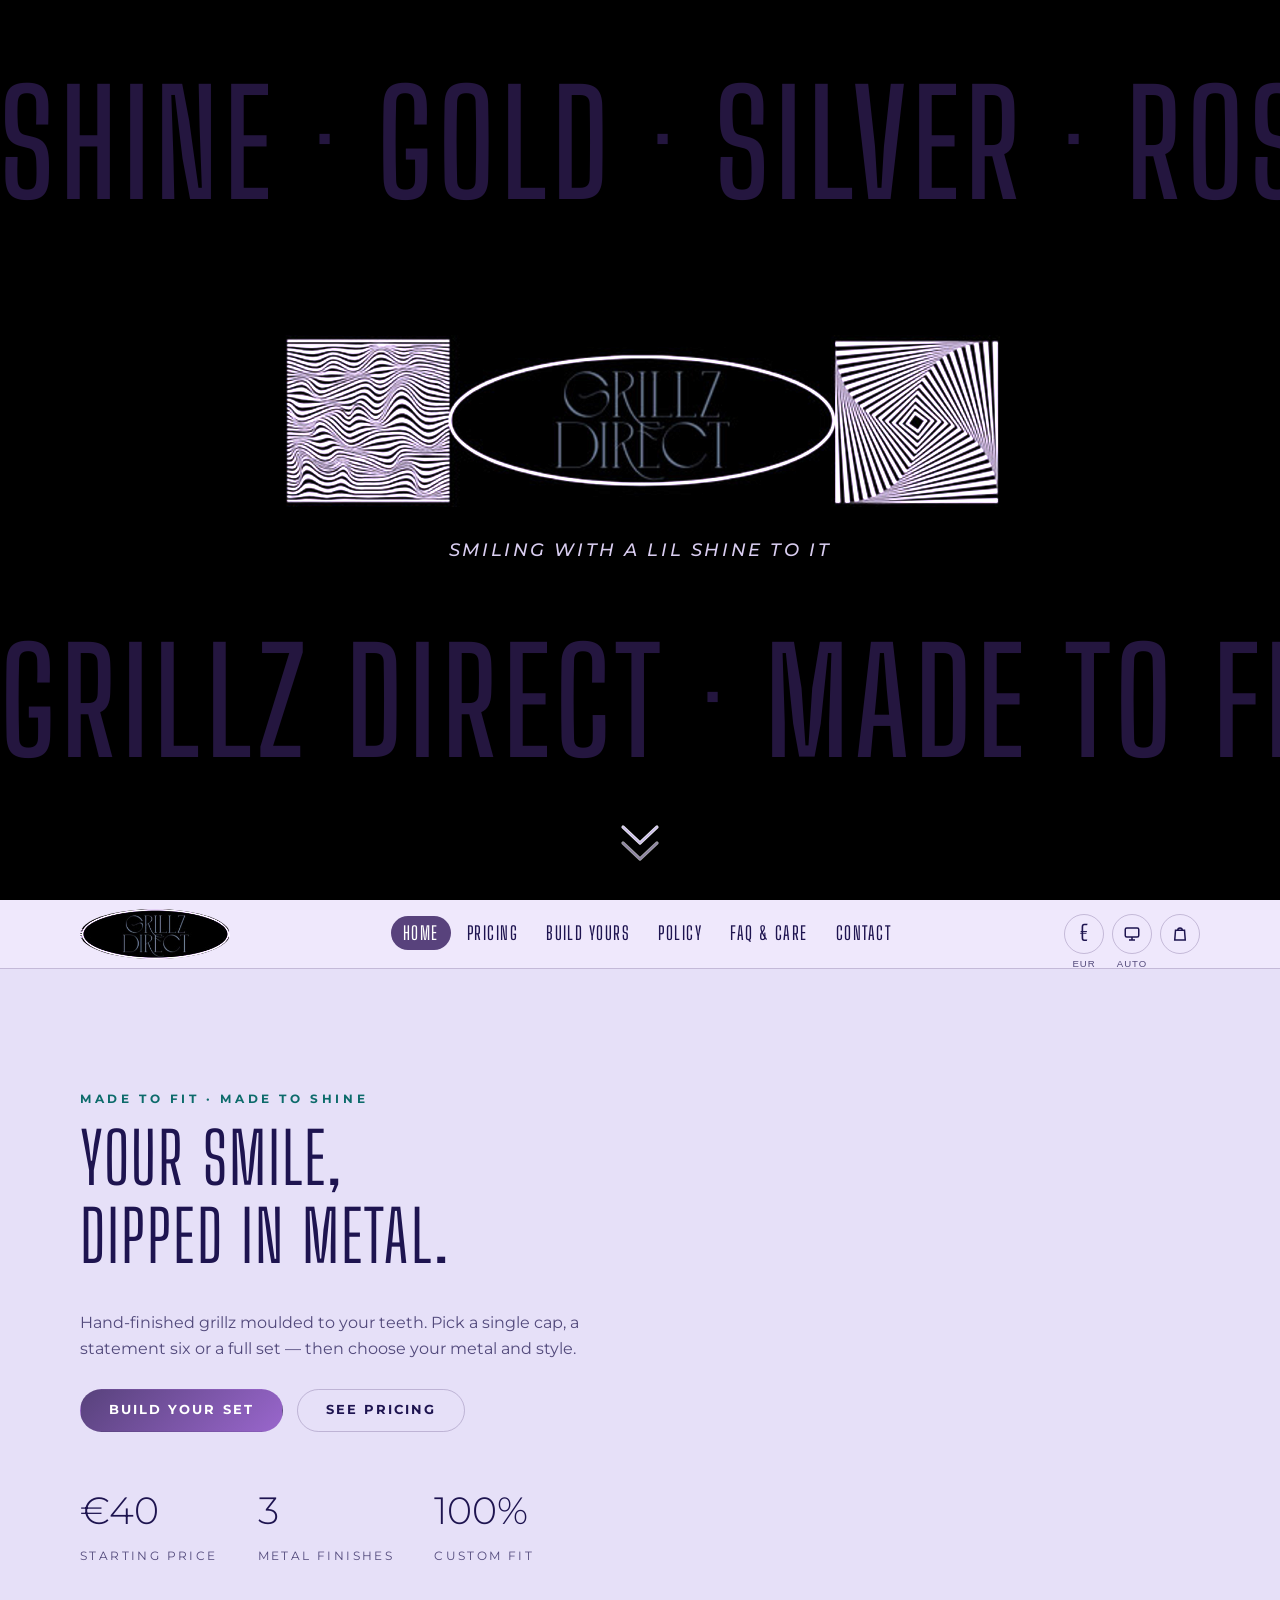
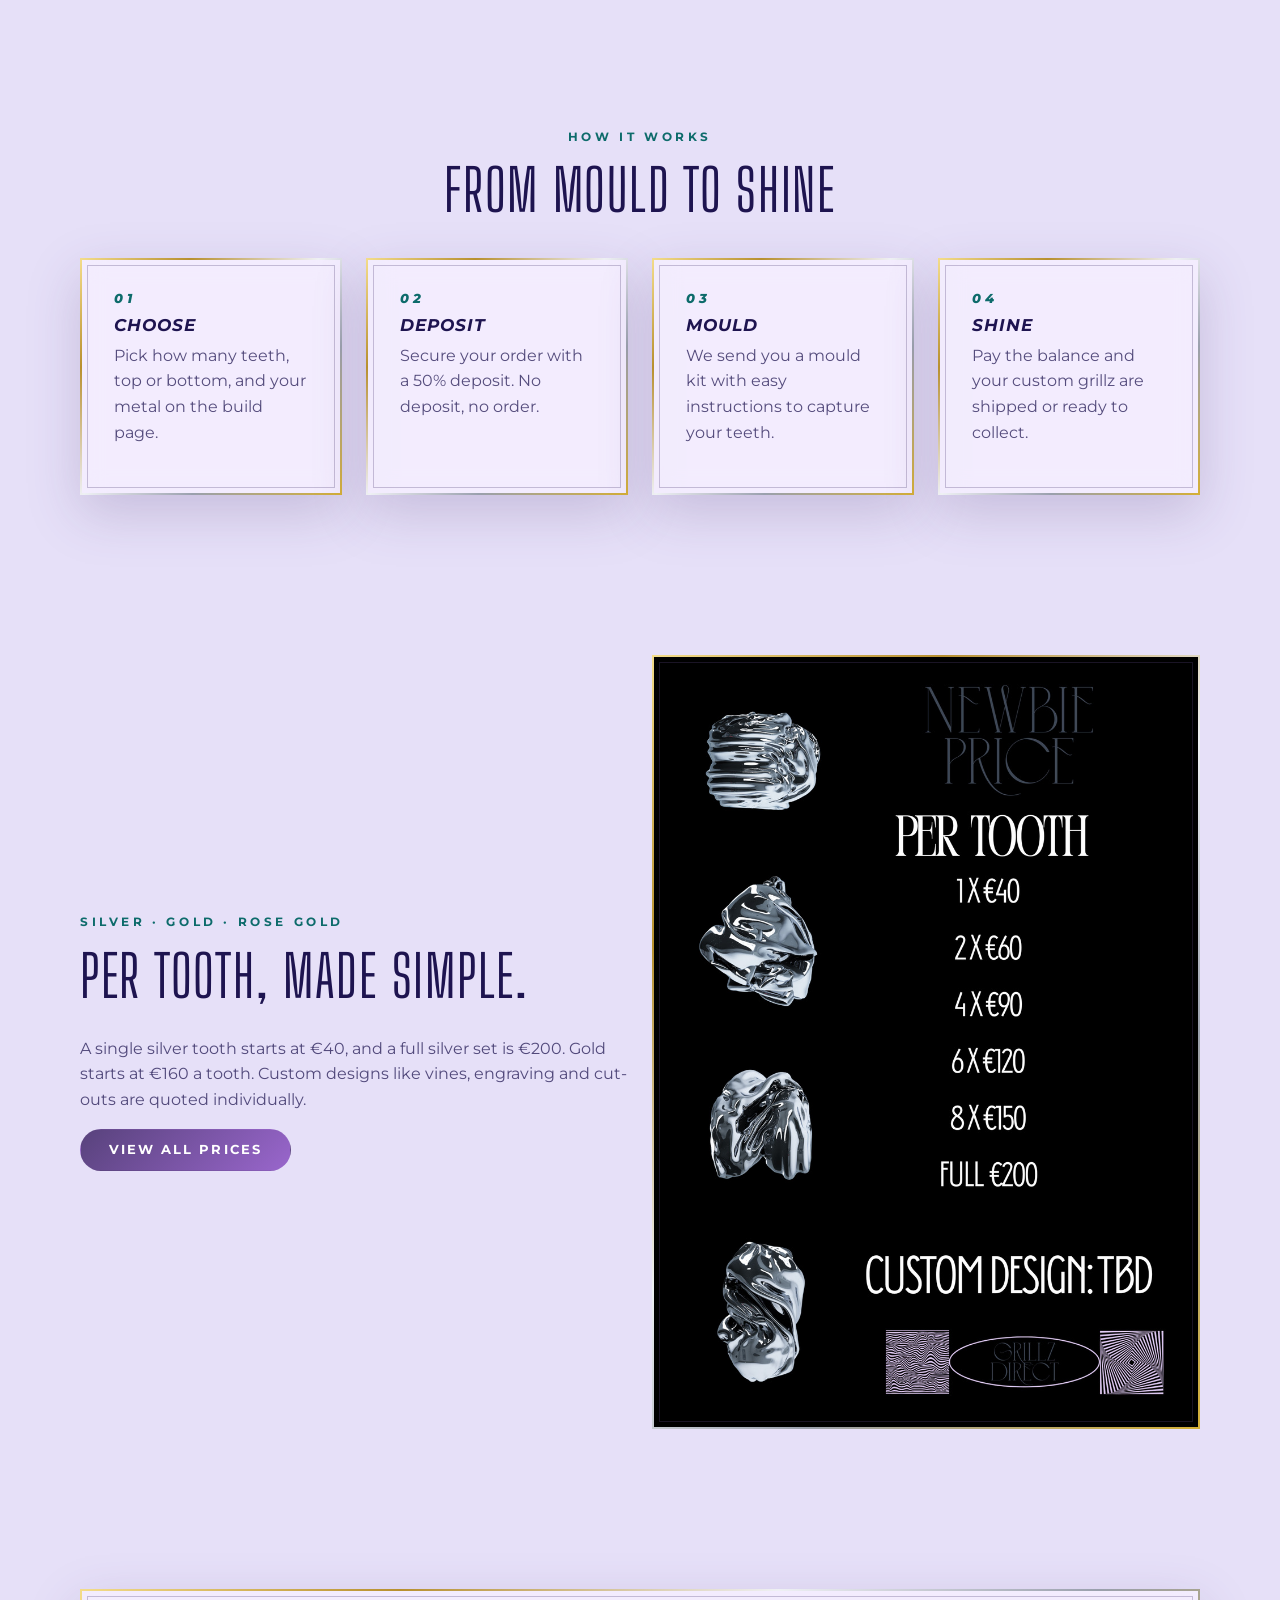
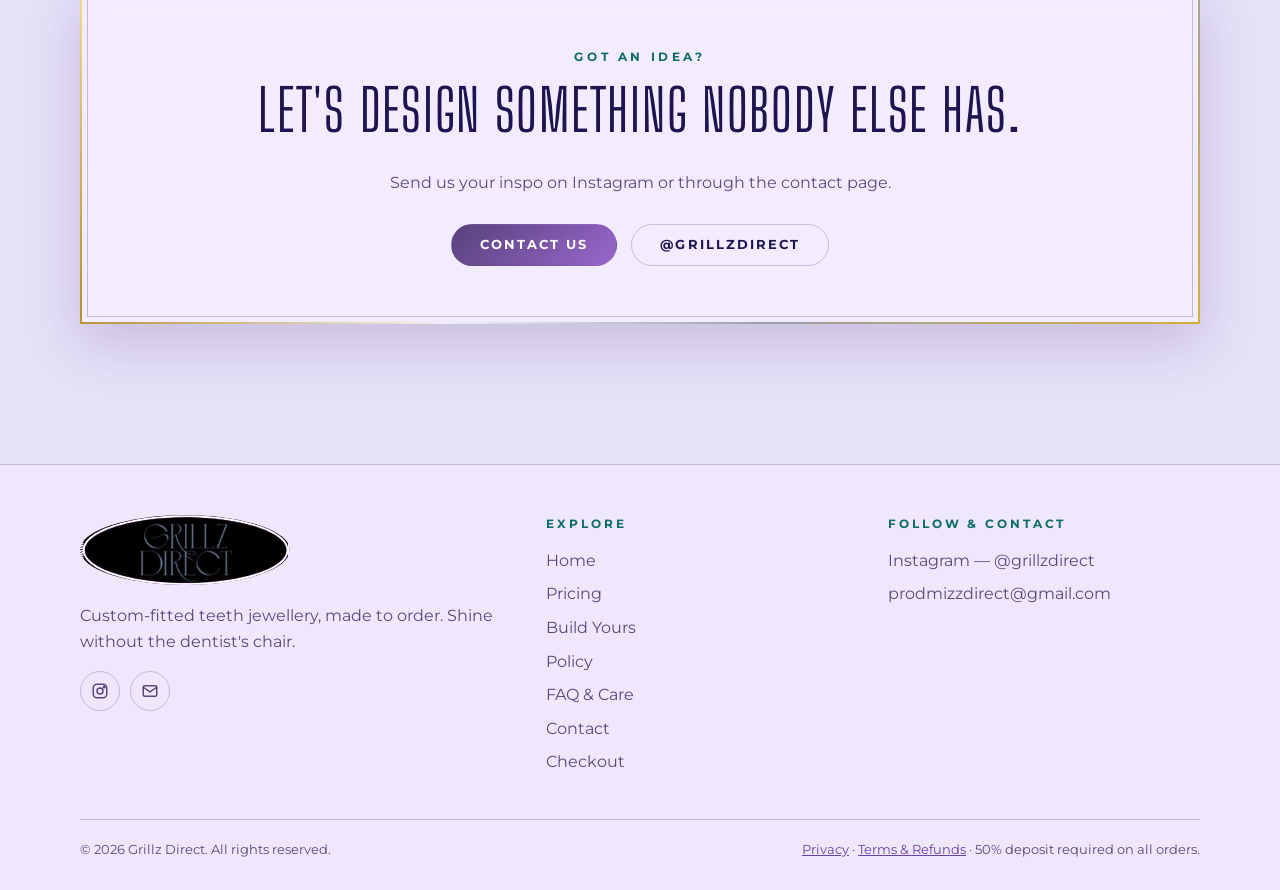
<file: index.html>
<!DOCTYPE html>
<html lang="en">
<head>
  <meta charset="UTF-8">
  <meta name="viewport" content="width=device-width, initial-scale=1.0">
  <link rel="icon" type="image/png" sizes="32x32" href="/images/favicon-32.png">
  <link rel="icon" type="image/png" sizes="180x180" href="/images/apple-touch-icon.png">
  <link rel="apple-touch-icon" href="/images/apple-touch-icon.png">
  <title>Grillz Direct — Custom Teeth Jewellery</title>
  <meta name="description" content="Custom-fitted grillz made to order in Ireland and the UK. Silver, gold and rose gold teeth jewellery from €40 / £35.">
  <meta property="og:type" content="website">
  <meta property="og:title" content="Grillz Direct — SMILING WITH A LIL SHINE TO IT">
  <meta property="og:description" content="Custom-fitted grillz from €40 / £35. Build your set and pay a 50% deposit online.">
  <meta property="og:image" content="https://grillzdirect.netlify.app/images/background.jpg">
  <meta name="theme-color" content="#000000">
  <script>try{var t=JSON.parse(localStorage.getItem("gd-theme"));if(t&&t!=="auto")document.documentElement.dataset.theme=t}catch(e){}</script>
  <link rel="preconnect" href="https://fonts.googleapis.com">
  <link rel="preconnect" href="https://fonts.gstatic.com" crossorigin>
  <link href="https://fonts.googleapis.com/css2?family=Big+Shoulders+Display:wght@300;400;500;600&family=Montserrat:ital,wght@0,400;0,500;0,600;0,700;0,800;1,700&display=swap" rel="stylesheet">
  <link rel="stylesheet" href="css/style.css">
  <script src="js/main.js" defer></script>
</head>
<body>
  <!-- Intro: the brand banner on solid black, unveiled from the centre -->
  <section class="intro" aria-label="Welcome">
    <div class="marquee top" aria-hidden="true">Shine · Gold · Silver · Rose · Custom · Shine · Gold · Silver · Rose · Custom ·&nbsp;</div>
    <div class="marquee bottom" aria-hidden="true">Grillz Direct · Made to fit · Grillz Direct · Made to fit ·&nbsp;</div>
    <div>
      <h1 class="intro-brand"><img class="intro-banner" src="images/logo-banner.png" alt="Grillz Direct" width="994" height="238"></h1>
      <p class="intro-tag">SMILING WITH A LIL SHINE TO IT</p>
    </div>
    <a class="slide-down" href="#start" aria-label="Scroll down to enter">
      <svg viewBox="0 0 40 22" aria-hidden="true"><path class="edge" d="M3 3l17 16L37 3"/><path class="core" d="M3 3l17 16L37 3"/></svg>
      <svg viewBox="0 0 40 22" aria-hidden="true"><path class="edge" d="M3 3l17 16L37 3"/><path class="core" d="M3 3l17 16L37 3"/></svg>
    </a>
  </section>

  <header id="site-header"></header>

  <main id="start">
    <section class="hero">
      <div class="container reveal">
        <span class="eyebrow">Made to fit · Made to shine</span>
        <h2>Your smile,<br>dipped in metal.</h2>
        <p style="max-width:520px">Hand-finished grillz moulded to your teeth. Pick a single cap, a statement six or a full set — then choose your metal and style.</p>
        <div class="hero-actions">
          <a class="btn" href="custom.html">Build your set</a>
          <a class="btn btn-ghost" href="shop.html">See pricing</a>
        </div>
        <div class="stats">
          <div class="stat"><strong data-price="silver:1">€40</strong><span>Starting price</span></div>
          <div class="stat"><strong data-count-to="3">3</strong><span>Metal finishes</span></div>
          <div class="stat"><strong data-count-to="100" data-suffix="%">100%</strong><span>Custom fit</span></div>
        </div>
      </div>
    </section>

    <section class="section">
      <div class="container">
        <div class="center reveal">
          <span class="eyebrow">How it works</span>
          <h2>From mould to shine</h2>
        </div>
        <div class="grid grid-3 steps" style="margin-top:36px">
          <article class="card step reveal"><h3>Choose</h3><p>Pick how many teeth, top or bottom, and your metal on the build page.</p></article>
          <article class="card step reveal"><h3>Deposit</h3><p>Secure your order with a 50% deposit. No deposit, no order.</p></article>
          <article class="card step reveal"><h3>Mould</h3><p>We send you a mould kit with easy instructions to capture your teeth.</p></article>
          <article class="card step reveal"><h3>Shine</h3><p>Pay the balance and your custom grillz are shipped or ready to collect.</p></article>
        </div>
      </div>
    </section>

    <section class="section">
      <div class="container grid grid-2" style="align-items:center">
        <div class="reveal">
          <span class="eyebrow">Silver · Gold · Rose gold</span>
          <h2>Per tooth, made simple.</h2>
          <p>A single silver tooth starts at <span data-price="silver:1">€40</span>, and a full silver set is <span data-price="silver:full">€200</span>. Gold starts at <span data-price="gold:1">€160</span> a tooth. Custom designs like vines, engraving and cut-outs are quoted individually.</p>
          <a class="btn" href="shop.html">View all prices</a>
        </div>
        <button class="flyer reveal" data-lightbox="images/pricing.jpeg" aria-label="Open pricing flyer">
          <img src="images/pricing.jpeg" alt="Grillz Direct newbie price list flyer" loading="lazy">
        </button>
      </div>
    </section>

    <section class="section">
      <div class="container card center reveal" style="padding:56px 28px">
        <span class="eyebrow">Got an idea?</span>
        <h2>Let's design something nobody else has.</h2>
        <p>Send us your inspo on Instagram or through the contact page.</p>
        <div class="hero-actions" style="justify-content:center">
          <a class="btn" href="contact.html">Contact us</a>
          <a class="btn btn-ghost" href="https://www.instagram.com/grillzdirect/" target="_blank" rel="noopener">@grillzdirect</a>
        </div>
      </div>
    </section>
  </main>

  <footer id="site-footer"></footer>
</body>
</html>
</file>
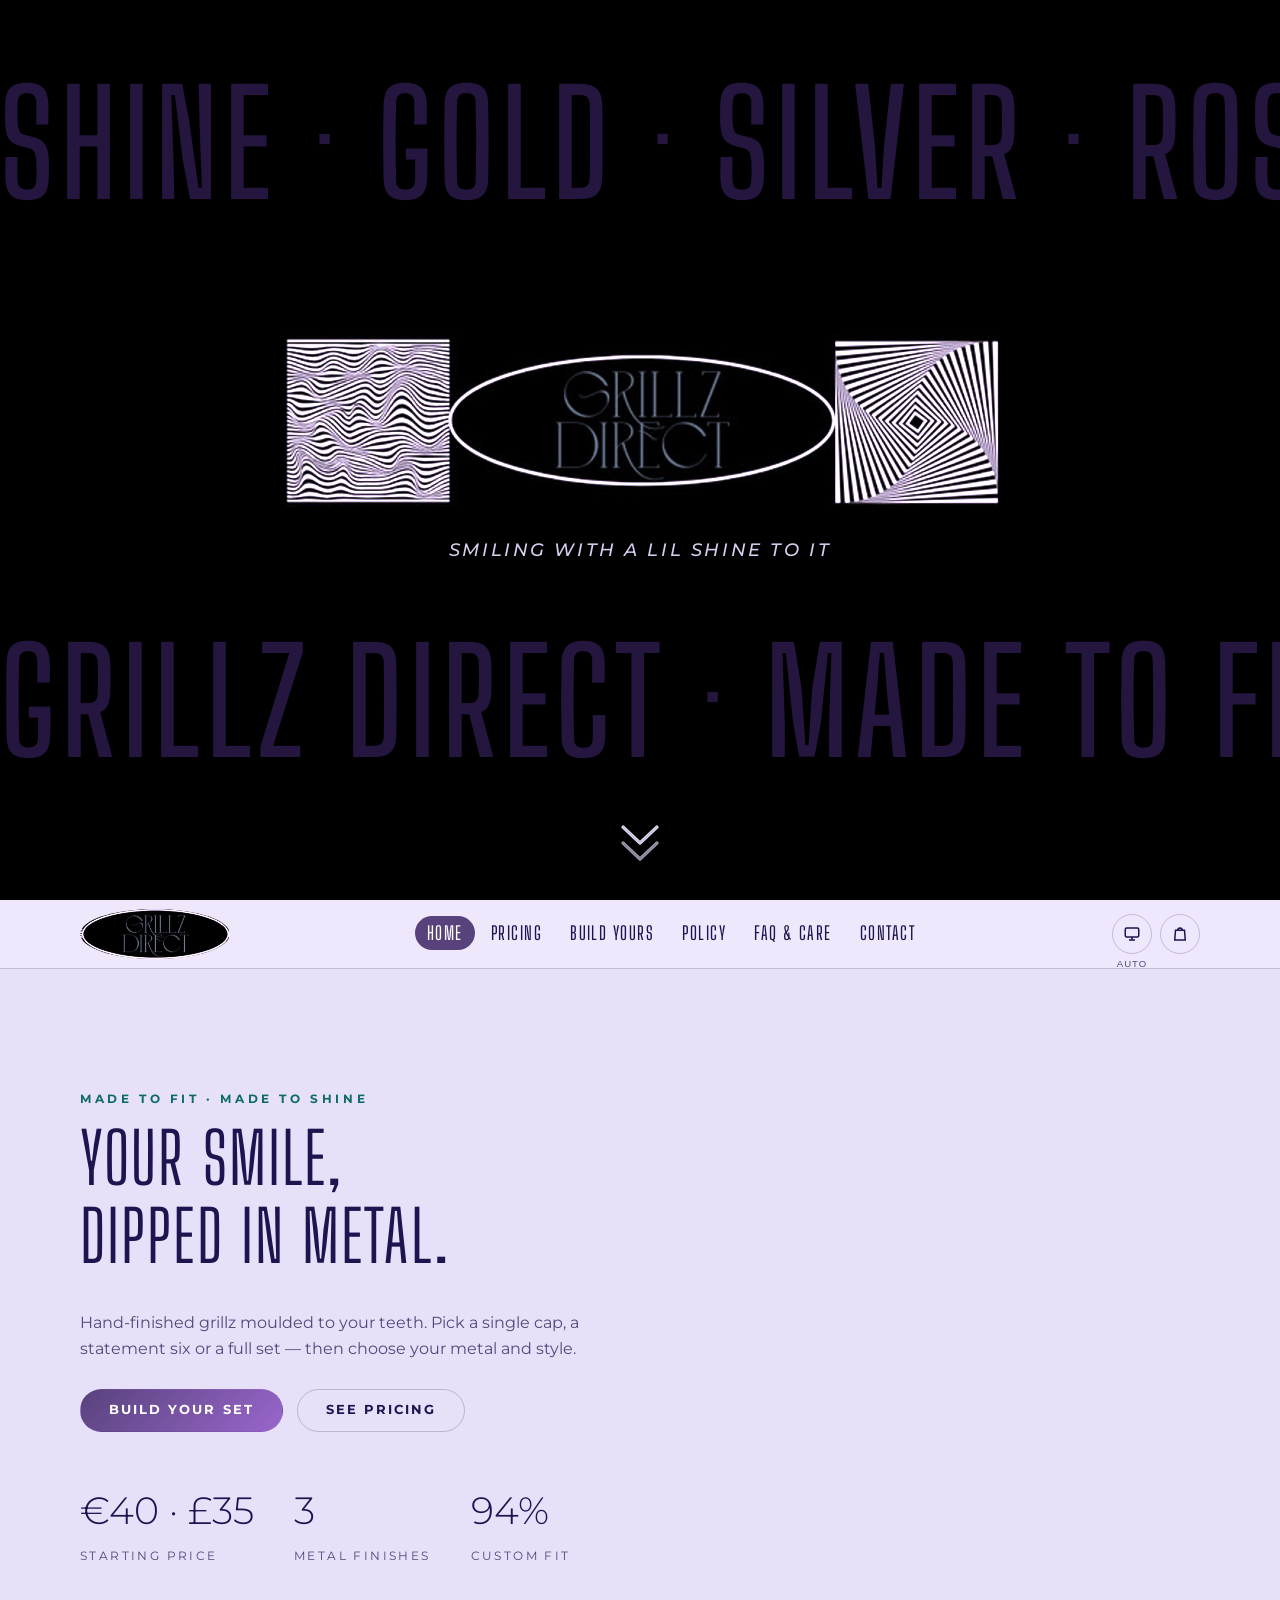
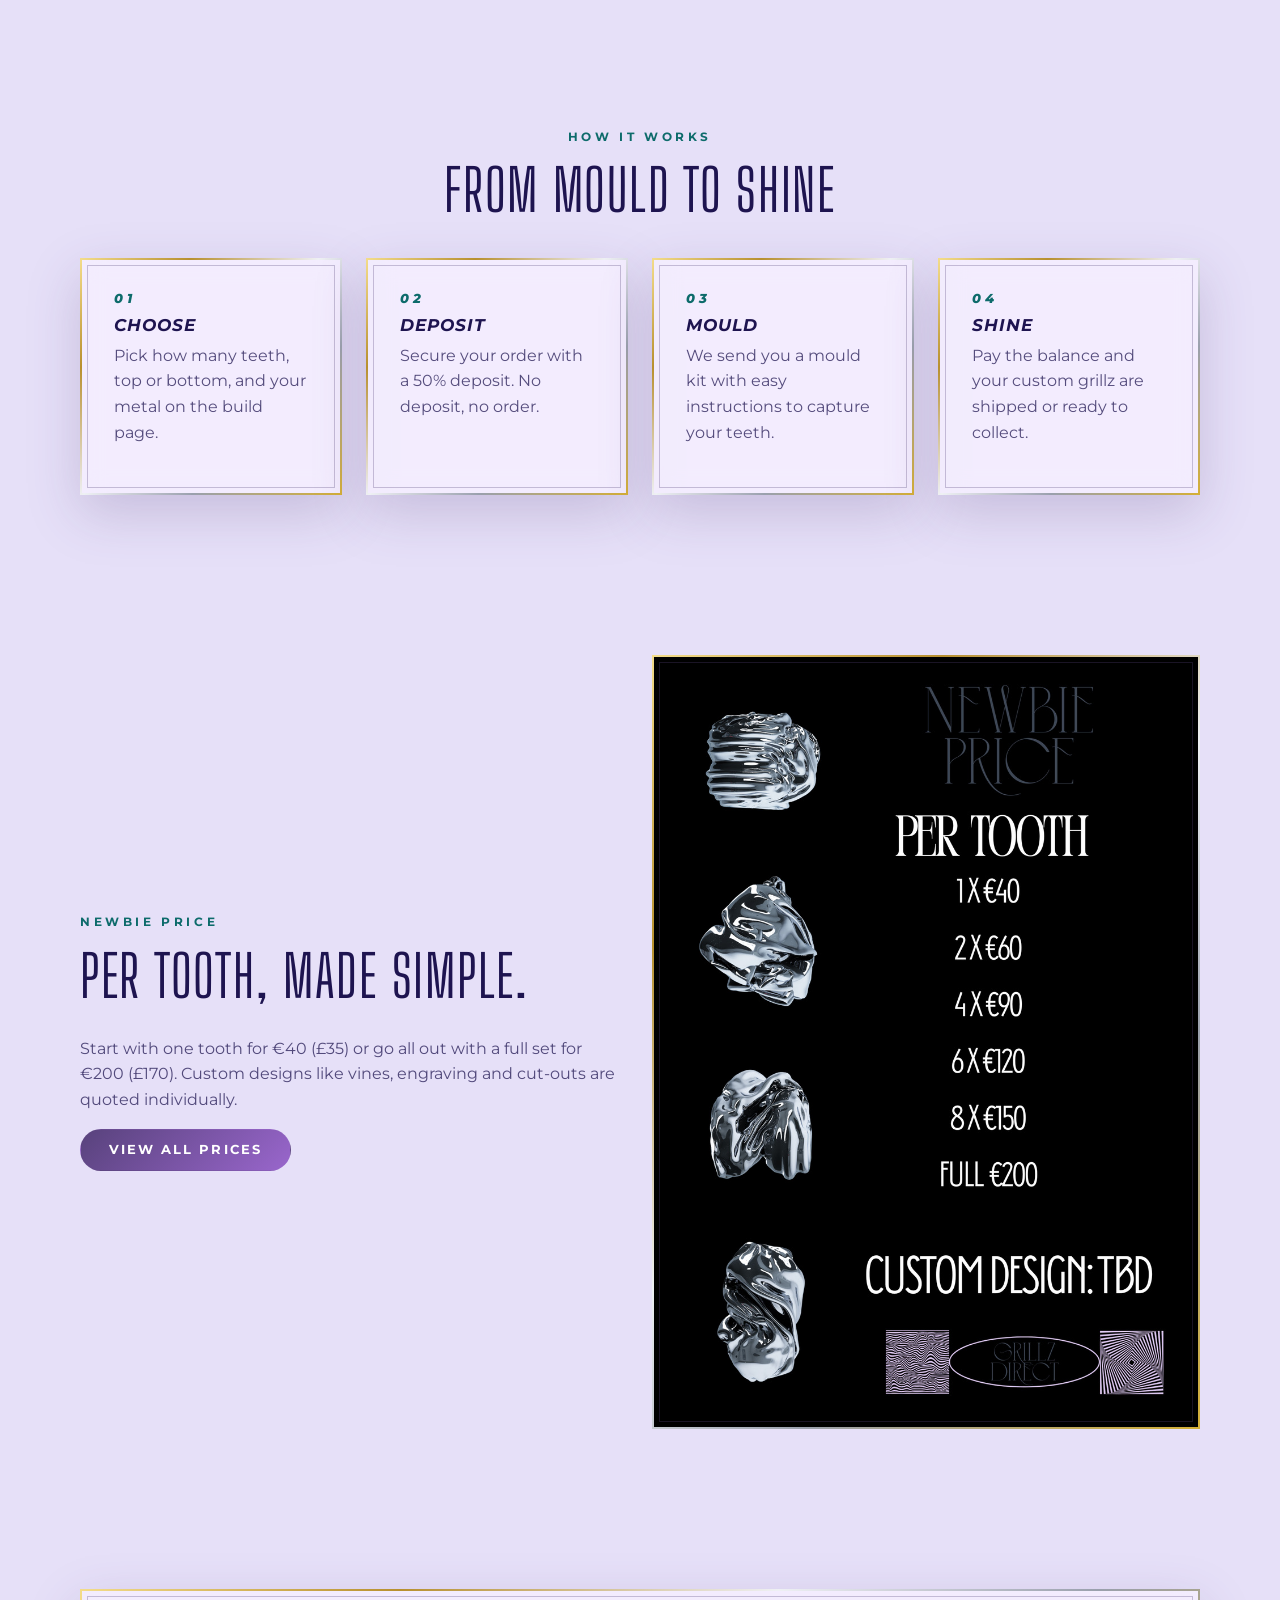
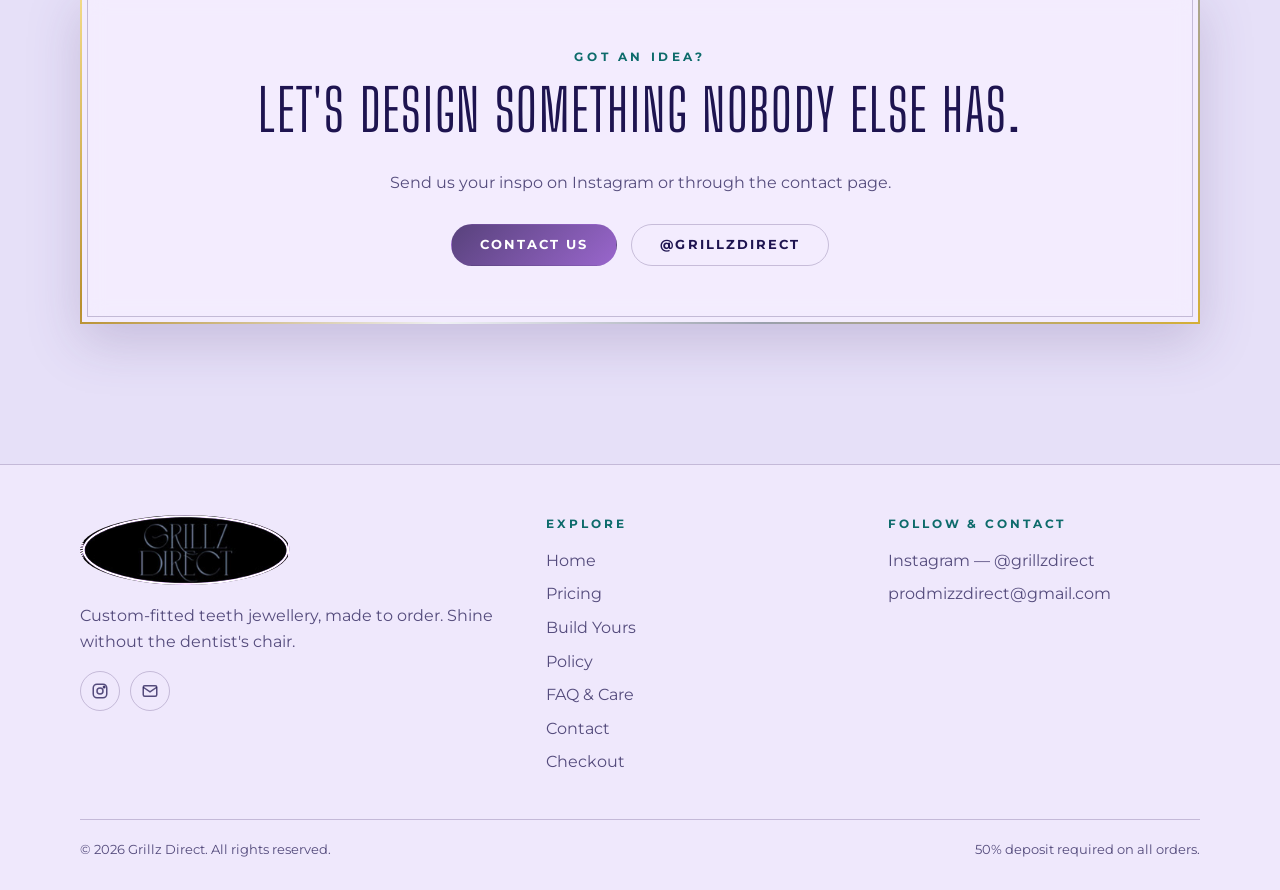
<file: grillz-direct/index.html>
<!DOCTYPE html>
<html lang="en">
<head>
  <meta charset="UTF-8">
  <meta name="viewport" content="width=device-width, initial-scale=1.0">
  <title>Grillz Direct — Custom Teeth Jewellery</title>
  <meta name="description" content="Custom-fitted grillz made to order in Ireland and the UK. Silver, gold and rose gold teeth jewellery from €40 / £35.">
  <meta property="og:type" content="website">
  <meta property="og:title" content="Grillz Direct — SMILING WITH A LIL SHINE TO IT">
  <meta property="og:description" content="Custom-fitted grillz from €40 / £35. Build your set and pay a 50% deposit online.">
  <meta property="og:image" content="images/background.jpg">
  <meta name="theme-color" content="#000000">
  <script>try{var t=JSON.parse(localStorage.getItem("gd-theme"));if(t&&t!=="auto")document.documentElement.dataset.theme=t}catch(e){}</script>
  <link rel="preconnect" href="https://fonts.googleapis.com">
  <link rel="preconnect" href="https://fonts.gstatic.com" crossorigin>
  <link href="https://fonts.googleapis.com/css2?family=Big+Shoulders+Display:wght@300;400;500;600&family=Montserrat:ital,wght@0,400;0,500;0,600;0,700;0,800;1,700&display=swap" rel="stylesheet">
  <link rel="stylesheet" href="css/style.css">
  <script src="js/main.js" defer></script>
</head>
<body>
  <!-- Intro: the brand banner on solid black, unveiled from the centre -->
  <section class="intro" aria-label="Welcome">
    <div class="marquee top" aria-hidden="true">Shine · Gold · Silver · Rose · Custom · Shine · Gold · Silver · Rose · Custom ·&nbsp;</div>
    <div class="marquee bottom" aria-hidden="true">Grillz Direct · Made to fit · Grillz Direct · Made to fit ·&nbsp;</div>
    <div>
      <h1 class="intro-brand"><img class="intro-banner" src="images/logo-banner.png" alt="Grillz Direct" width="994" height="238"></h1>
      <p class="intro-tag">SMILING WITH A LIL SHINE TO IT</p>
    </div>
    <a class="slide-down" href="#start" aria-label="Scroll down to enter">
      <svg viewBox="0 0 40 22" aria-hidden="true"><path class="edge" d="M3 3l17 16L37 3"/><path class="core" d="M3 3l17 16L37 3"/></svg>
      <svg viewBox="0 0 40 22" aria-hidden="true"><path class="edge" d="M3 3l17 16L37 3"/><path class="core" d="M3 3l17 16L37 3"/></svg>
    </a>
  </section>

  <header id="site-header"></header>

  <main id="start">
    <section class="hero">
      <div class="container reveal">
        <span class="eyebrow">Made to fit · Made to shine</span>
        <h2>Your smile,<br>dipped in metal.</h2>
        <p style="max-width:520px">Hand-finished grillz moulded to your teeth. Pick a single cap, a statement six or a full set — then choose your metal and style.</p>
        <div class="hero-actions">
          <a class="btn" href="custom.html">Build your set</a>
          <a class="btn btn-ghost" href="shop.html">See pricing</a>
        </div>
        <div class="stats">
          <div class="stat"><strong>€40 · £35</strong><span>Starting price</span></div>
          <div class="stat"><strong data-count-to="3">3</strong><span>Metal finishes</span></div>
          <div class="stat"><strong data-count-to="100" data-suffix="%">100%</strong><span>Custom fit</span></div>
        </div>
      </div>
    </section>

    <section class="section">
      <div class="container">
        <div class="center reveal">
          <span class="eyebrow">How it works</span>
          <h2>From mould to shine</h2>
        </div>
        <div class="grid grid-3 steps" style="margin-top:36px">
          <article class="card step reveal"><h3>Choose</h3><p>Pick how many teeth, top or bottom, and your metal on the build page.</p></article>
          <article class="card step reveal"><h3>Deposit</h3><p>Secure your order with a 50% deposit. No deposit, no order.</p></article>
          <article class="card step reveal"><h3>Mould</h3><p>We send you a mould kit with easy instructions to capture your teeth.</p></article>
          <article class="card step reveal"><h3>Shine</h3><p>Pay the balance and your custom grillz are shipped or ready to collect.</p></article>
        </div>
      </div>
    </section>

    <section class="section">
      <div class="container grid grid-2" style="align-items:center">
        <div class="reveal">
          <span class="eyebrow">Newbie price</span>
          <h2>Per tooth, made simple.</h2>
          <p>Start with one tooth for €40 (£35) or go all out with a full set for €200 (£170). Custom designs like vines, engraving and cut-outs are quoted individually.</p>
          <a class="btn" href="shop.html">View all prices</a>
        </div>
        <button class="flyer reveal" data-lightbox="images/pricing.jpeg" aria-label="Open pricing flyer">
          <img src="images/pricing.jpeg" alt="Grillz Direct newbie price list flyer" loading="lazy">
        </button>
      </div>
    </section>

    <section class="section">
      <div class="container card center reveal" style="padding:56px 28px">
        <span class="eyebrow">Got an idea?</span>
        <h2>Let's design something nobody else has.</h2>
        <p>Send us your inspo on Instagram or through the contact page.</p>
        <div class="hero-actions" style="justify-content:center">
          <a class="btn" href="contact.html">Contact us</a>
          <a class="btn btn-ghost" href="https://www.instagram.com/grillzdirect/" target="_blank" rel="noopener">@grillzdirect</a>
        </div>
      </div>
    </section>
  </main>

  <footer id="site-footer"></footer>
</body>
</html>
</file>
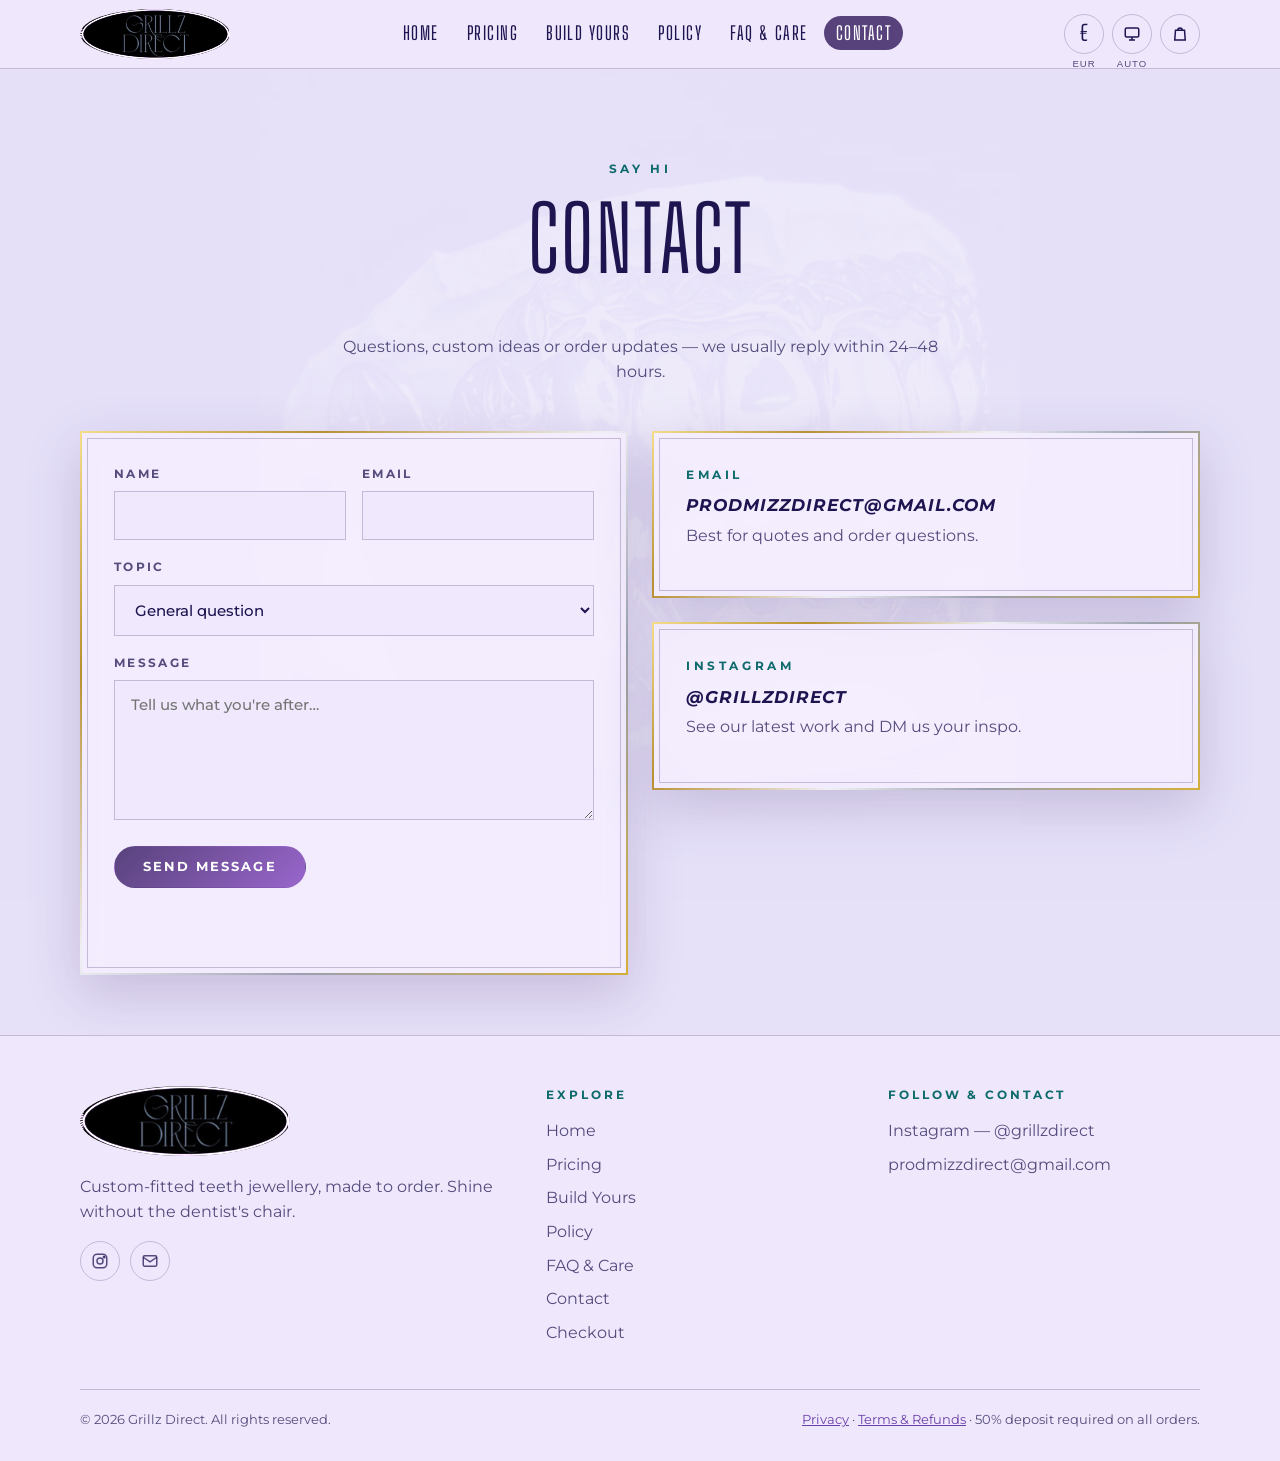
<file: contact.html>
<!DOCTYPE html>
<html lang="en">
<head>
  <meta charset="UTF-8">
  <meta name="viewport" content="width=device-width, initial-scale=1.0">
  <link rel="icon" type="image/png" sizes="32x32" href="/images/favicon-32.png">
  <link rel="icon" type="image/png" sizes="180x180" href="/images/apple-touch-icon.png">
  <link rel="apple-touch-icon" href="/images/apple-touch-icon.png">
  <title>Contact — Grillz Direct</title>
  <meta name="description" content="Get in touch with Grillz Direct by email or on Instagram @grillzdirect.">
  <script>try{var t=JSON.parse(localStorage.getItem("gd-theme"));if(t&&t!=="auto")document.documentElement.dataset.theme=t}catch(e){}</script>
  <link rel="preconnect" href="https://fonts.googleapis.com">
  <link rel="preconnect" href="https://fonts.gstatic.com" crossorigin>
  <link href="https://fonts.googleapis.com/css2?family=Big+Shoulders+Display:wght@300;400;500;600&family=Montserrat:ital,wght@0,400;0,500;0,600;0,700;0,800;1,700&display=swap" rel="stylesheet">
  <link rel="stylesheet" href="css/style.css">
  <script src="js/main.js" defer></script>
</head>
<body>
  <header id="site-header"></header>

  <main>
    <section class="page-head container reveal">
      <span class="eyebrow">Say hi</span>
      <h1>Contact</h1>
      <p>Questions, custom ideas or order updates — we usually reply within 24–48 hours.</p>
    </section>

    <section class="container grid grid-2" style="align-items:start">
      <form class="card reveal" id="contact-form" name="contact" method="POST" data-netlify="true" netlify-honeypot="bot-field" novalidate>
        <input type="hidden" name="form-name" value="contact">
        <p hidden><label>Leave this empty <input name="bot-field"></label></p>
        <div class="row">
          <div class="field"><label for="name">Name</label><input id="name" name="name" autocomplete="name" required></div>
          <div class="field"><label for="email">Email</label><input id="email" name="email" type="email" autocomplete="email" required></div>
        </div>
        <div class="field">
          <label for="topic">Topic</label>
          <select id="topic" name="topic">
            <option>General question</option>
            <option>Custom design quote</option>
            <option>Existing order</option>
            <option>Mould kit help</option>
          </select>
        </div>
        <div class="field"><label for="message">Message</label><textarea id="message" name="message" required placeholder="Tell us what you're after…"></textarea></div>
        <button class="btn" type="submit">Send message</button>
        <p class="form-msg" id="form-msg" role="status"></p>
      </form>

      <div class="grid" style="gap:24px">
        <a class="card reveal" href="mailto:prodmizzdirect@gmail.com" style="text-decoration:none;color:inherit">
          <span class="eyebrow">Email</span>
          <h3 style="word-break:break-all">prodmizzdirect@gmail.com</h3>
          <p>Best for quotes and order questions.</p>
        </a>
        <a class="card reveal" href="https://www.instagram.com/grillzdirect/" target="_blank" rel="noopener" style="text-decoration:none;color:inherit">
          <span class="eyebrow">Instagram</span>
          <h3>@grillzdirect</h3>
          <p>See our latest work and DM us your inspo.</p>
        </a>
      </div>
    </section>
  </main>

  <footer id="site-footer"></footer>
</body>
</html>
</file>
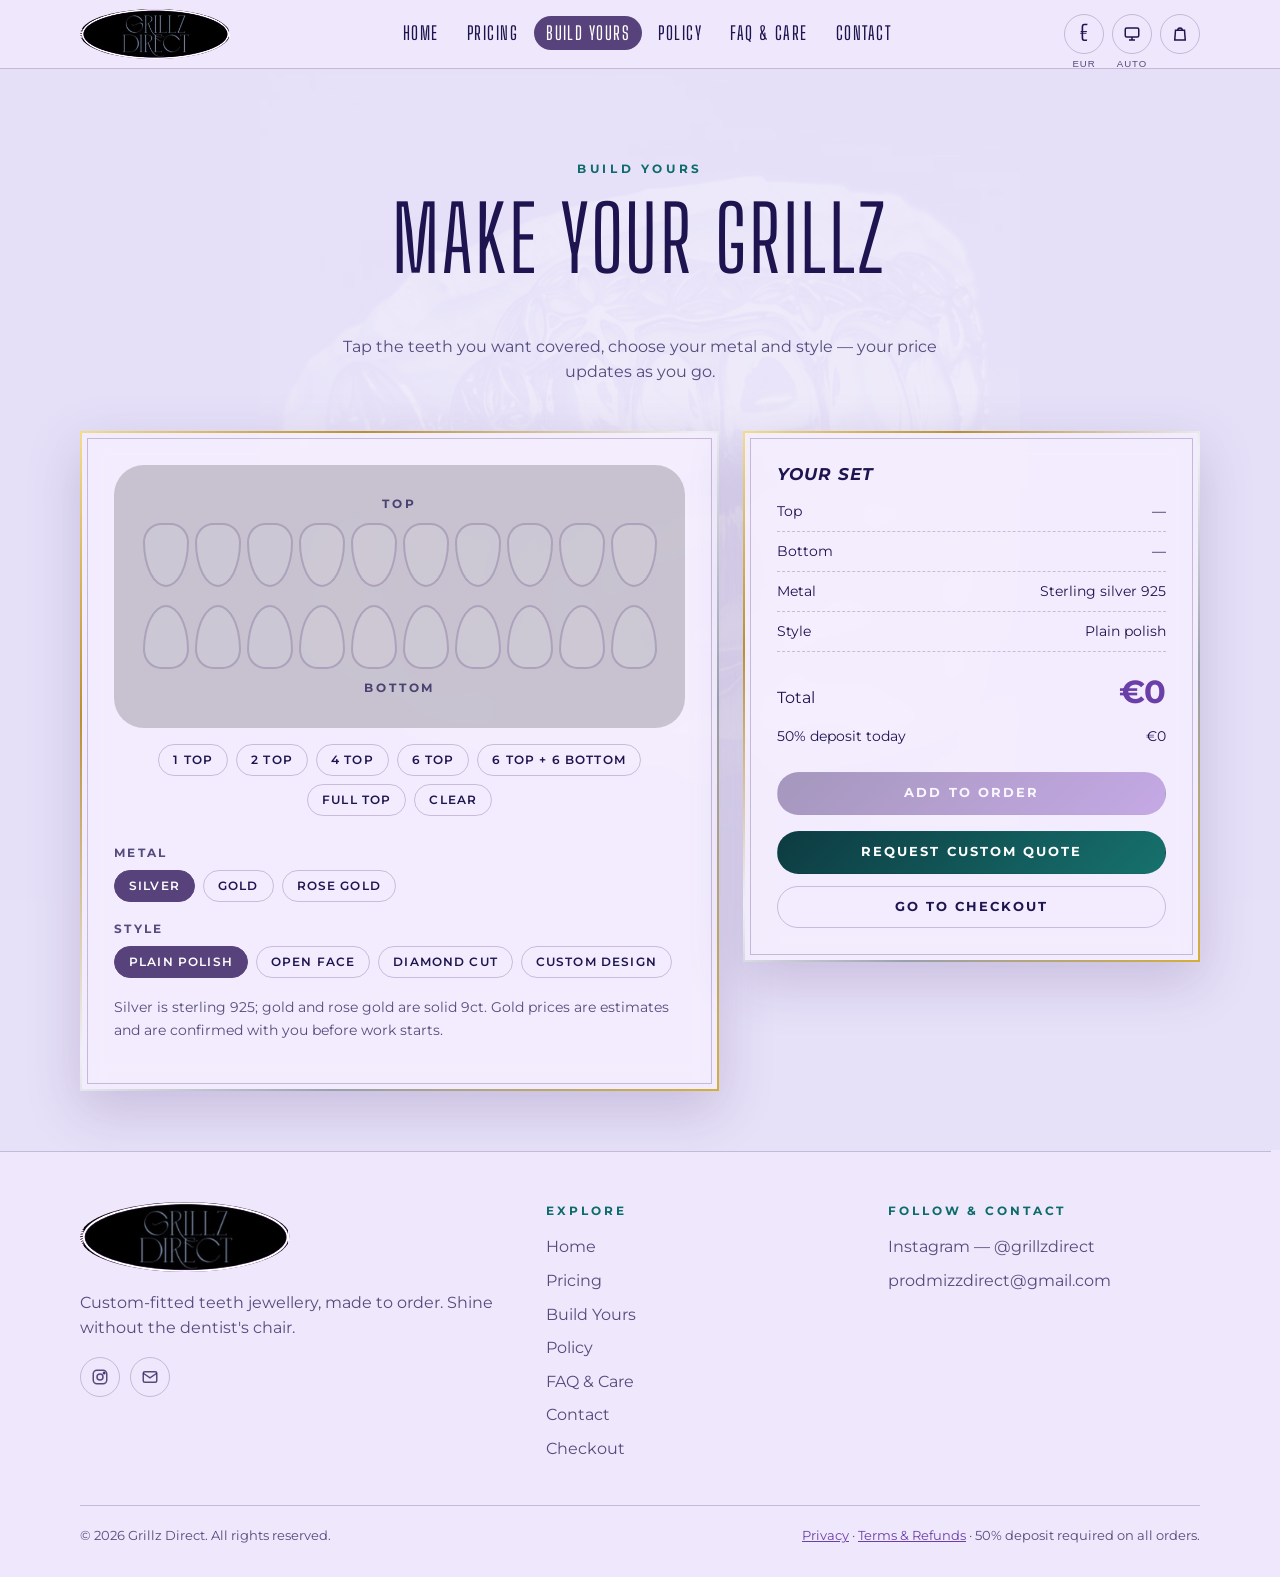
<file: custom.html>
<!DOCTYPE html>
<html lang="en">
<head>
  <meta charset="UTF-8">
  <meta name="viewport" content="width=device-width, initial-scale=1.0">
  <link rel="icon" type="image/png" sizes="32x32" href="/images/favicon-32.png">
  <link rel="icon" type="image/png" sizes="180x180" href="/images/apple-touch-icon.png">
  <link rel="apple-touch-icon" href="/images/apple-touch-icon.png">
  <title>Build Your Grillz — Grillz Direct</title>
  <meta name="description" content="Pick your teeth, metal and style and see your grillz price instantly.">
  <script>try{var t=JSON.parse(localStorage.getItem("gd-theme"));if(t&&t!=="auto")document.documentElement.dataset.theme=t}catch(e){}</script>
  <link rel="preconnect" href="https://fonts.googleapis.com">
  <link rel="preconnect" href="https://fonts.gstatic.com" crossorigin>
  <link href="https://fonts.googleapis.com/css2?family=Big+Shoulders+Display:wght@300;400;500;600&family=Montserrat:ital,wght@0,400;0,500;0,600;0,700;0,800;1,700&display=swap" rel="stylesheet">
  <link rel="stylesheet" href="css/style.css">
  <script src="js/main.js" defer></script>
</head>
<body>
  <header id="site-header"></header>

  <main>
    <section class="page-head container reveal">
      <span class="eyebrow">Build yours</span>
      <h1>Make your grillz</h1>
      <p>Tap the teeth you want covered, choose your metal and style — your price updates as you go.</p>
    </section>

    <section class="container builder" id="builder">
      <div class="card reveal">
        <div class="mouth">
          <div class="arch-label">Top</div>
          <div class="arch top" id="arch-top"></div>
          <div style="height:18px"></div>
          <div class="arch bottom" id="arch-bottom"></div>
          <div class="arch-label">Bottom</div>
        </div>
        <div class="quick">
          <button class="chip" type="button" data-preset="1">1 top</button>
          <button class="chip" type="button" data-preset="2">2 top</button>
          <button class="chip" type="button" data-preset="4">4 top</button>
          <button class="chip" type="button" data-preset="6">6 top</button>
          <button class="chip" type="button" data-preset="6" data-both="1">6 top + 6 bottom</button>
          <button class="chip" type="button" data-preset="full">Full top</button>
          <button class="chip" type="button" data-preset="clear">Clear</button>
        </div>

        <div class="field" style="margin-top:28px">
          <span class="legend">Metal</span>
          <div class="options">
            <button class="chip on" type="button" data-metal="silver">Silver</button>
            <button class="chip" type="button" data-metal="gold">Gold</button>
            <button class="chip" type="button" data-metal="rose">Rose gold</button>
          </div>
        </div>
        <div class="field">
          <span class="legend">Style</span>
          <div class="options">
            <button class="chip on" type="button" data-style="Plain polish">Plain polish</button>
            <button class="chip" type="button" data-style="Open face">Open face</button>
            <button class="chip" type="button" data-style="Diamond cut">Diamond cut</button>
            <button class="chip" type="button" data-style="Custom design">Custom design</button>
          </div>
        </div>
        <p class="muted">Silver is sterling 925; gold and rose gold are solid 9ct. Gold prices are estimates and are confirmed with you before work starts.</p>
      </div>

      <aside class="card reveal" style="position:sticky;top:90px">
        <h3>Your set</h3>
        <div class="summary-line"><span>Top</span><span id="sum-top">—</span></div>
        <div class="summary-line"><span>Bottom</span><span id="sum-bottom">—</span></div>
        <div class="summary-line"><span>Metal</span><span id="sum-metal">Sterling silver 925</span></div>
        <div class="summary-line"><span>Style</span><span id="sum-style">Plain polish</span></div>
        <div class="summary-total"><span>Total</span><strong id="sum-total">€0</strong></div>
        <div class="summary-line" style="border:none"><span>50% deposit today</span><span id="sum-deposit">€0</span></div>
        <button class="btn btn-block" id="builder-add" type="button" style="margin-top:16px">Add to order</button>
        <a class="btn btn-block btn-teal" id="builder-quote" href="contact.html" style="margin-top:16px" hidden>Request custom quote</a>
        <a class="btn btn-ghost btn-block" href="payment.html" style="margin-top:12px">Go to checkout</a>
      </aside>
    </section>
  </main>

  <footer id="site-footer"></footer>
</body>
</html>
</file>
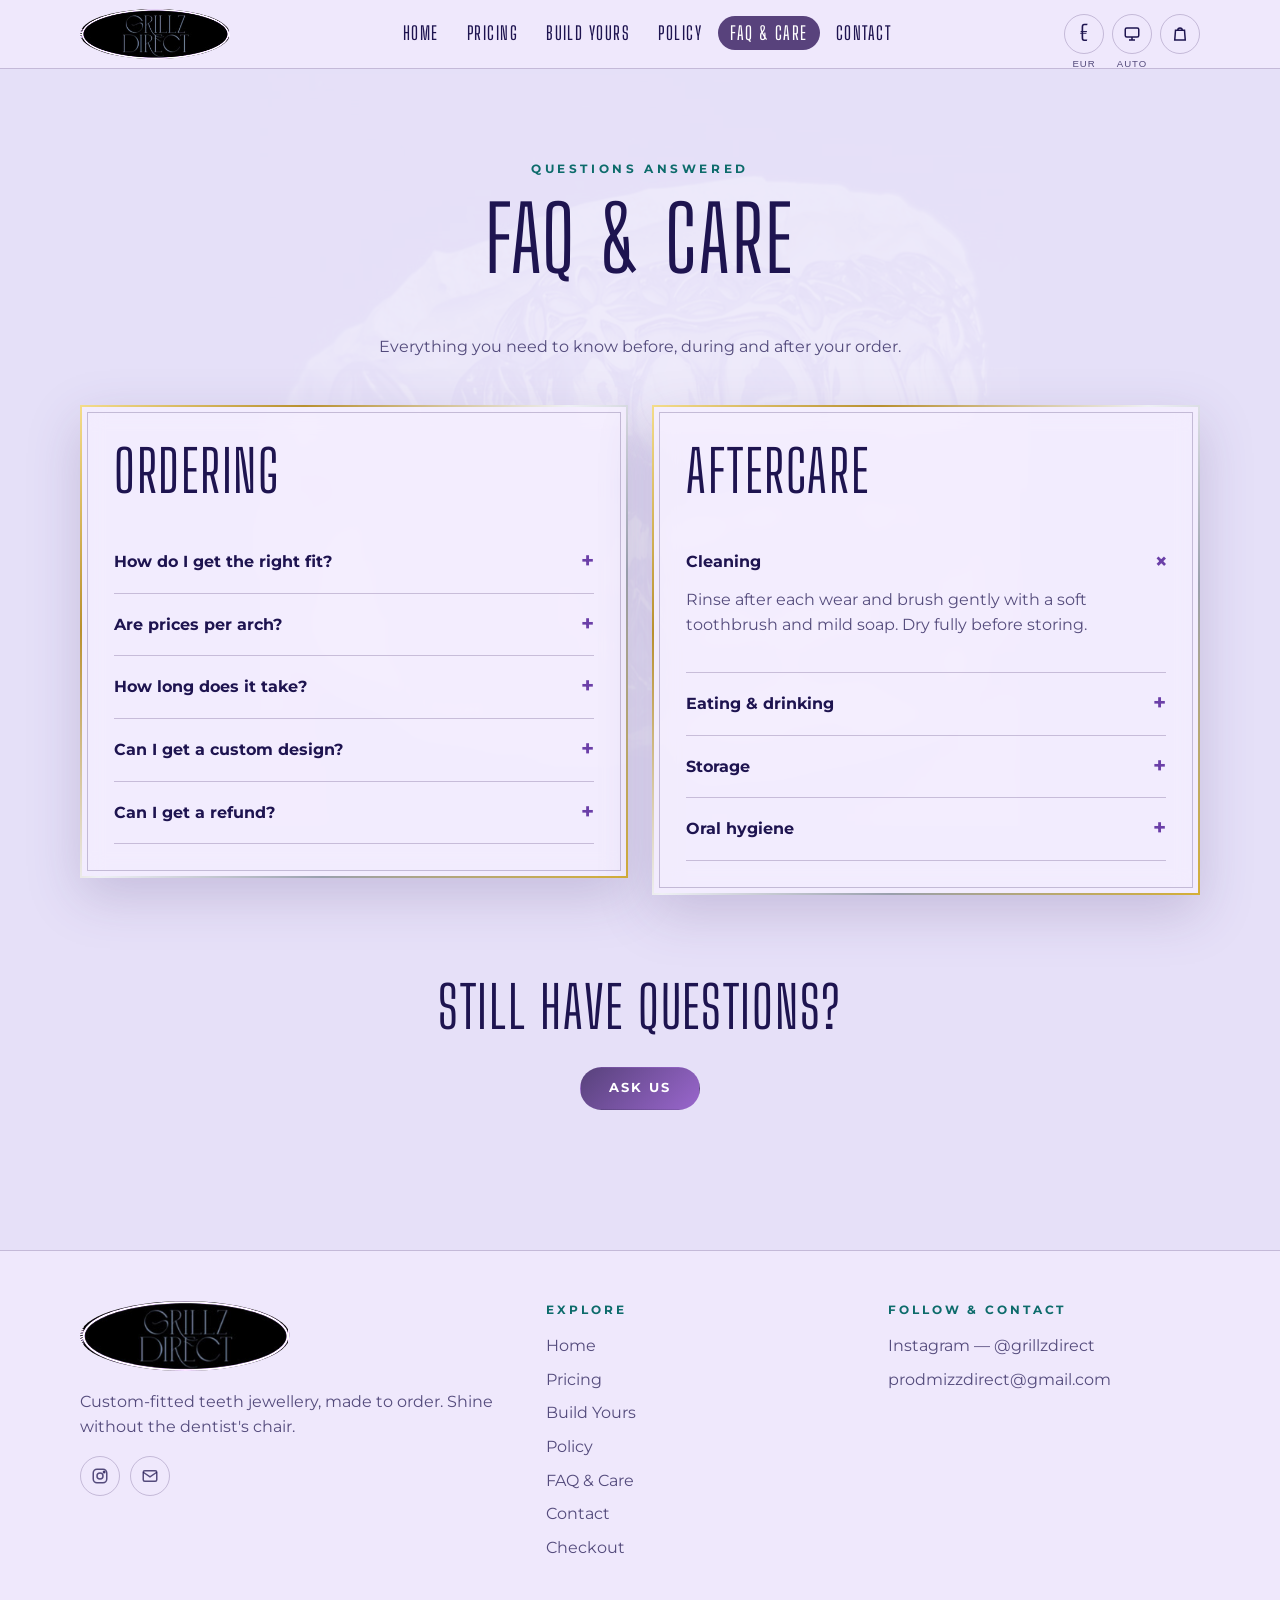
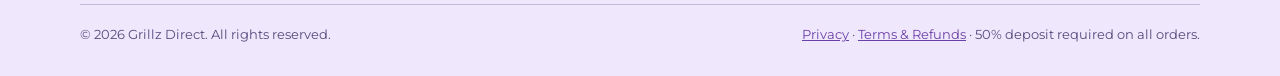
<file: faq.html>
<!DOCTYPE html>
<html lang="en">
<head>
  <meta charset="UTF-8">
  <meta name="viewport" content="width=device-width, initial-scale=1.0">
  <link rel="icon" type="image/png" sizes="32x32" href="/images/favicon-32.png">
  <link rel="icon" type="image/png" sizes="180x180" href="/images/apple-touch-icon.png">
  <link rel="apple-touch-icon" href="/images/apple-touch-icon.png">
  <title>FAQ & Care — Grillz Direct</title>
  <meta name="description" content="Answers about ordering, moulds, shipping and how to look after your grillz.">
  <script>try{var t=JSON.parse(localStorage.getItem("gd-theme"));if(t&&t!=="auto")document.documentElement.dataset.theme=t}catch(e){}</script>
  <link rel="preconnect" href="https://fonts.googleapis.com">
  <link rel="preconnect" href="https://fonts.gstatic.com" crossorigin>
  <link href="https://fonts.googleapis.com/css2?family=Big+Shoulders+Display:wght@300;400;500;600&family=Montserrat:ital,wght@0,400;0,500;0,600;0,700;0,800;1,700&display=swap" rel="stylesheet">
  <link rel="stylesheet" href="css/style.css">
  <script src="js/main.js" defer></script>
</head>
<body>
  <header id="site-header"></header>

  <main>
    <section class="page-head container reveal">
      <span class="eyebrow">Questions answered</span>
      <h1>FAQ & Care</h1>
      <p>Everything you need to know before, during and after your order.</p>
    </section>

    <section class="container grid grid-2" style="align-items:start">
      <div class="card reveal">
        <h2>Ordering</h2>
        <details><summary>How do I get the right fit?</summary><p>After your deposit, we send you a mould kit with step-by-step instructions. You take the impression at home and send it back to us.</p></details>
        <details><summary>Are prices per arch?</summary><p>Yes — the price list covers one arch (top or bottom). For both, add each arch separately or use the build page.</p></details>
        <details><summary>How long does it take?</summary><p>Most sets are ready within a few weeks of receiving your mould. Custom designs can take longer; we'll give you a timeline with your quote.</p></details>
        <details><summary>Can I get a custom design?</summary><p>Absolutely. Custom pieces are priced as TBD — send us your idea through the contact page or on Instagram and we'll quote you.</p></details>
        <details><summary>Can I get a refund?</summary><p>Because each piece is made to your mould, deposits are non-refundable once work has started. Message us if there's an issue with your set.</p></details>
      </div>
      <div class="card reveal">
        <h2>Aftercare</h2>
        <details open><summary>Cleaning</summary><p>Rinse after each wear and brush gently with a soft toothbrush and mild soap. Dry fully before storing.</p></details>
        <details><summary>Eating & drinking</summary><p>Take your grillz out before eating. Avoid wearing them with sugary or acidic drinks.</p></details>
        <details><summary>Storage</summary><p>Keep them in their case, away from moisture and other jewellery that might scratch them.</p></details>
        <details><summary>Oral hygiene</summary><p>Brush and floss your own teeth before putting your grillz in, and don't sleep in them.</p></details>
      </div>
    </section>

    <section class="section">
      <div class="container center reveal">
        <h2>Still have questions?</h2>
        <a class="btn" href="contact.html">Ask us</a>
      </div>
    </section>
  </main>

  <footer id="site-footer"></footer>
</body>
</html>
</file>
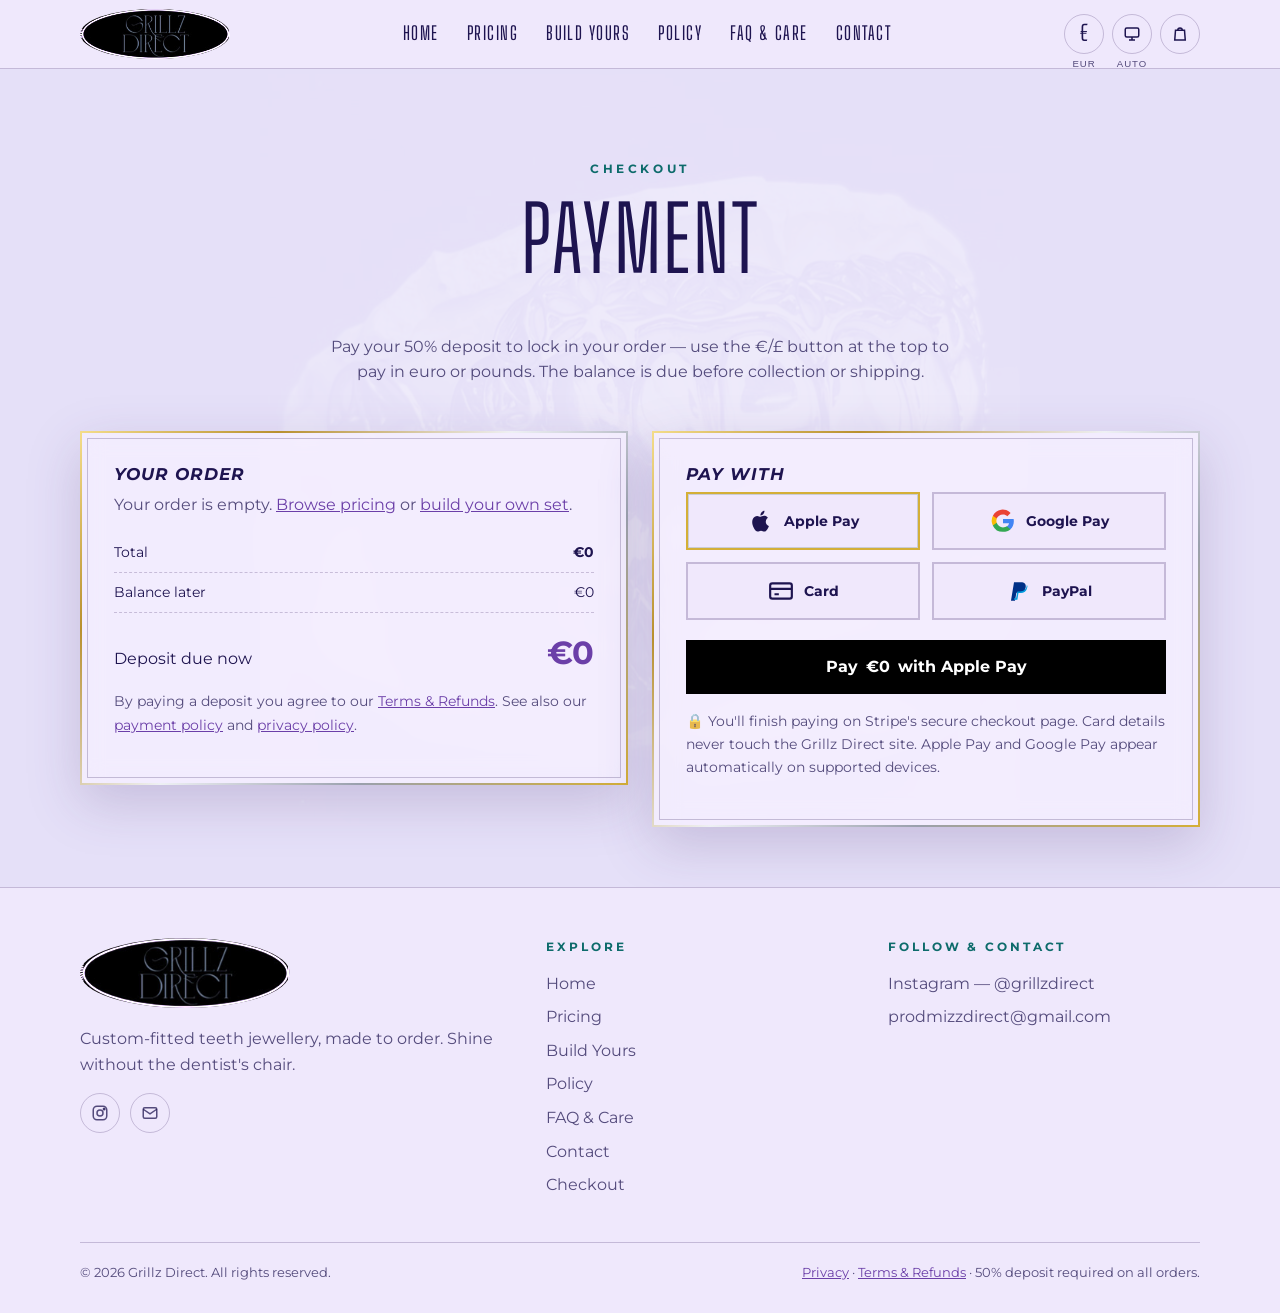
<file: payment.html>
<!DOCTYPE html>
<html lang="en">
<head>
  <meta charset="UTF-8">
  <meta name="viewport" content="width=device-width, initial-scale=1.0">
  <link rel="icon" type="image/png" sizes="32x32" href="/images/favicon-32.png">
  <link rel="icon" type="image/png" sizes="180x180" href="/images/apple-touch-icon.png">
  <link rel="apple-touch-icon" href="/images/apple-touch-icon.png">
  <title>Checkout — Grillz Direct</title>
  <meta name="description" content="Pay your Grillz Direct deposit with Apple Pay, Google Pay, card or PayPal.">
  <script>try{var t=JSON.parse(localStorage.getItem("gd-theme"));if(t&&t!=="auto")document.documentElement.dataset.theme=t}catch(e){}</script>
  <link rel="preconnect" href="https://fonts.googleapis.com">
  <link rel="preconnect" href="https://fonts.gstatic.com" crossorigin>
  <link href="https://fonts.googleapis.com/css2?family=Big+Shoulders+Display:wght@300;400;500;600&family=Montserrat:ital,wght@0,400;0,500;0,600;0,700;0,800;1,700&display=swap" rel="stylesheet">
  <link rel="stylesheet" href="css/style.css">
  <script src="js/main.js" defer></script>
</head>
<body>
  <header id="site-header"></header>

  <main>
    <section class="page-head container reveal">
      <span class="eyebrow">Checkout</span>
      <h1>Payment</h1>
      <p>Pay your 50% deposit to lock in your order — use the €/£ button at the top to pay in euro or pounds. The balance is due before collection or shipping.</p>
    </section>

    <section class="container grid grid-2" style="align-items:start">
      <div class="card reveal">
        <h3>Your order</h3>
        <div id="cart-list"></div>
        <div class="summary-line" style="margin-top:12px"><span>Total</span><strong id="pay-total">€0</strong></div>
        <div class="summary-line"><span>Balance later</span><span id="pay-balance">€0</span></div>
        <div class="summary-total"><span>Deposit due now</span><strong id="pay-deposit">€0</strong></div>
        <p class="muted" style="margin-top:12px">By paying a deposit you agree to our <a href="terms.html">Terms & Refunds</a>. See also our <a href="policy.html">payment policy</a> and <a href="privacy.html">privacy policy</a>.</p>
      </div>

      <div class="card reveal">
        <h3>Pay with</h3>
        <div class="pay-methods" role="radiogroup" aria-label="Payment method">
          <button class="pay-method" type="button" role="radio" aria-checked="true" data-method="apple">
            <svg viewBox="0 0 24 24" fill="currentColor"><path d="M16.4 12.6c0-2.4 2-3.5 2-3.6-1.1-1.6-2.8-1.8-3.4-1.8-1.4-.1-2.8.9-3.5.9s-1.8-.8-3-.8C7 7.3 5.5 8.2 4.7 9.7c-1.7 2.9-.4 7.2 1.2 9.6.8 1.2 1.8 2.5 3 2.4 1.2 0 1.7-.8 3.1-.8s1.9.8 3.1.8c1.3 0 2.1-1.2 2.9-2.4.9-1.3 1.3-2.6 1.3-2.7-.1 0-2.9-1.1-2.9-4ZM14.2 5.6c.6-.8 1.1-1.9 1-3-.9 0-2.1.6-2.7 1.4-.6.7-1.1 1.8-1 2.9 1 .1 2.1-.5 2.7-1.3Z"/></svg>
            Apple Pay
          </button>
          <button class="pay-method" type="button" role="radio" aria-checked="false" data-method="google">
            <svg viewBox="0 0 24 24"><path fill="#4285F4" d="M22 12.2c0-.7-.1-1.4-.2-2H12v3.8h5.6a4.8 4.8 0 0 1-2.1 3.1v2.6h3.4c2-1.8 3.1-4.5 3.1-7.5Z"/><path fill="#34A853" d="M12 22c2.8 0 5.2-.9 6.9-2.5l-3.4-2.6c-.9.6-2.1 1-3.5 1-2.7 0-5-1.8-5.8-4.3H2.7v2.7A10 10 0 0 0 12 22Z"/><path fill="#FBBC05" d="M6.2 13.6a6 6 0 0 1 0-3.8V7.1H2.7a10 10 0 0 0 0 9.1l3.5-2.6Z"/><path fill="#EA4335" d="M12 5.9c1.5 0 2.9.5 4 1.6l3-3A10 10 0 0 0 2.7 7.1l3.5 2.7C7 7.7 9.3 5.9 12 5.9Z"/></svg>
            Google Pay
          </button>
          <button class="pay-method" type="button" role="radio" aria-checked="false" data-method="card">
            <svg viewBox="0 0 24 24" fill="none" stroke="currentColor" stroke-width="2"><rect x="2" y="5" width="20" height="14" rx="2"/><path d="M2 10h20M6 15h4"/></svg>
            Card
          </button>
          <button class="pay-method" type="button" role="radio" aria-checked="false" data-method="paypal">
            <svg viewBox="0 0 24 24"><path fill="#003087" d="M8.3 21H4.6l2.8-17h6.3c3.3 0 5 1.8 4.5 4.6-.6 3.5-3 5-6.2 5H9.6L8.3 21Z"/><path fill="#009CDE" d="M19.6 8.8c-.6 3.4-3 5.1-6.2 5.1h-1.9L10.5 20H7.3l.2-1.2h1.8l1.2-6.4h2.4c3.1 0 5.6-1.6 6.2-5 .1-.3.1-.6.1-.9.6.6.8 1.4.4 2.3Z"/></svg>
            PayPal
          </button>
        </div>

        <div class="pay-panel show" id="panel-apple">
          <button class="wallet-btn wallet-apple pay-cta" data-method="apple" type="button">Pay <span class="deposit-amount">€0</span> with Apple Pay</button>
        </div>
        <div class="pay-panel" id="panel-google">
          <button class="wallet-btn wallet-google pay-cta" data-method="google" type="button">Pay <span class="deposit-amount">€0</span> with G Pay</button>
        </div>
        <div class="pay-panel" id="panel-card">
          <button class="btn btn-block pay-cta" data-method="card" type="button">Pay <span class="deposit-amount">€0</span> by card</button>
        </div>
        <div class="pay-panel" id="panel-paypal">
          <button class="wallet-btn wallet-paypal pay-cta" data-method="paypal" type="button">Pay <span class="deposit-amount">€0</span> with <b><i>PayPal</i></b></button>
        </div>

        <p class="muted" style="margin-top:16px">🔒 You'll finish paying on Stripe's secure checkout page. Card details never touch the Grillz Direct site. Apple Pay and Google Pay appear automatically on supported devices.</p>
        <div id="pay-result" role="status"></div>
      </div>
    </section>
  </main>

  <footer id="site-footer"></footer>
</body>
</html>
</file>
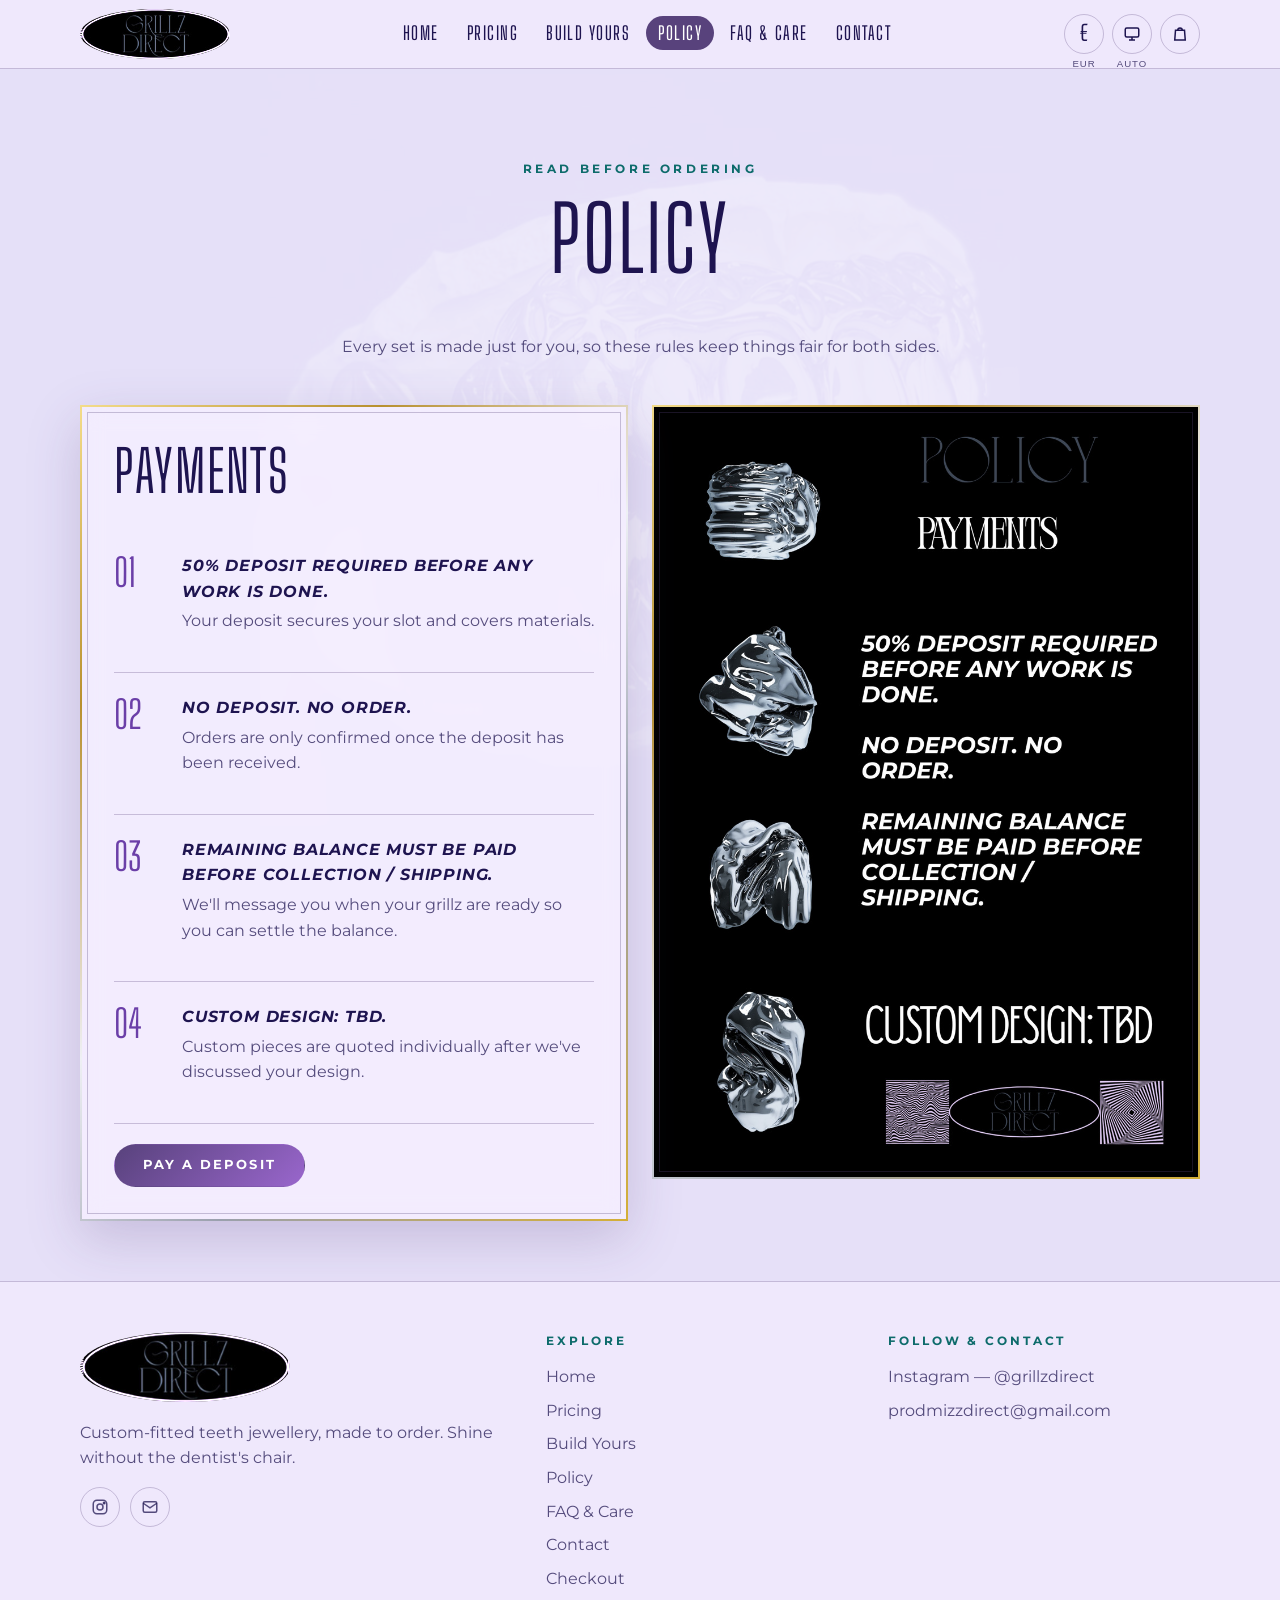
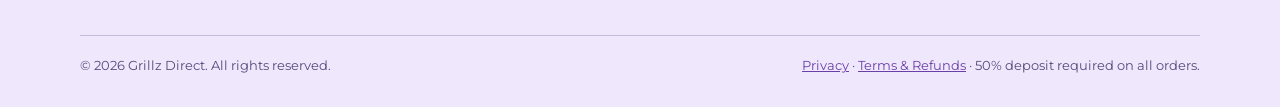
<file: policy.html>
<!DOCTYPE html>
<html lang="en">
<head>
  <meta charset="UTF-8">
  <meta name="viewport" content="width=device-width, initial-scale=1.0">
  <link rel="icon" type="image/png" sizes="32x32" href="/images/favicon-32.png">
  <link rel="icon" type="image/png" sizes="180x180" href="/images/apple-touch-icon.png">
  <link rel="apple-touch-icon" href="/images/apple-touch-icon.png">
  <title>Policy — Grillz Direct</title>
  <meta name="description" content="Grillz Direct payment policy: 50% deposit required before work begins.">
  <script>try{var t=JSON.parse(localStorage.getItem("gd-theme"));if(t&&t!=="auto")document.documentElement.dataset.theme=t}catch(e){}</script>
  <link rel="preconnect" href="https://fonts.googleapis.com">
  <link rel="preconnect" href="https://fonts.gstatic.com" crossorigin>
  <link href="https://fonts.googleapis.com/css2?family=Big+Shoulders+Display:wght@300;400;500;600&family=Montserrat:ital,wght@0,400;0,500;0,600;0,700;0,800;1,700&display=swap" rel="stylesheet">
  <link rel="stylesheet" href="css/style.css">
  <script src="js/main.js" defer></script>
</head>
<body>
  <header id="site-header"></header>

  <main>
    <section class="page-head container reveal">
      <span class="eyebrow">Read before ordering</span>
      <h1>Policy</h1>
      <p>Every set is made just for you, so these rules keep things fair for both sides.</p>
    </section>

    <section class="container grid grid-2" style="align-items:start">
      <div class="card reveal">
        <h2>Payments</h2>
        <ul class="policy-list">
          <li><span class="num">01</span><div><strong>50% deposit required before any work is done.</strong><p>Your deposit secures your slot and covers materials.</p></div></li>
          <li><span class="num">02</span><div><strong>No deposit. No order.</strong><p>Orders are only confirmed once the deposit has been received.</p></div></li>
          <li><span class="num">03</span><div><strong>Remaining balance must be paid before collection / shipping.</strong><p>We'll message you when your grillz are ready so you can settle the balance.</p></div></li>
          <li><span class="num">04</span><div><strong>Custom design: TBD.</strong><p>Custom pieces are quoted individually after we've discussed your design.</p></div></li>
        </ul>
        <a class="btn" href="payment.html" style="margin-top:20px">Pay a deposit</a>
      </div>
      <button class="flyer reveal" data-lightbox="images/policy.jpeg" aria-label="Open policy flyer">
        <img src="images/policy.jpeg" alt="Grillz Direct payment policy flyer" loading="lazy">
      </button>
    </section>
  </main>

  <footer id="site-footer"></footer>
</body>
</html>
</file>
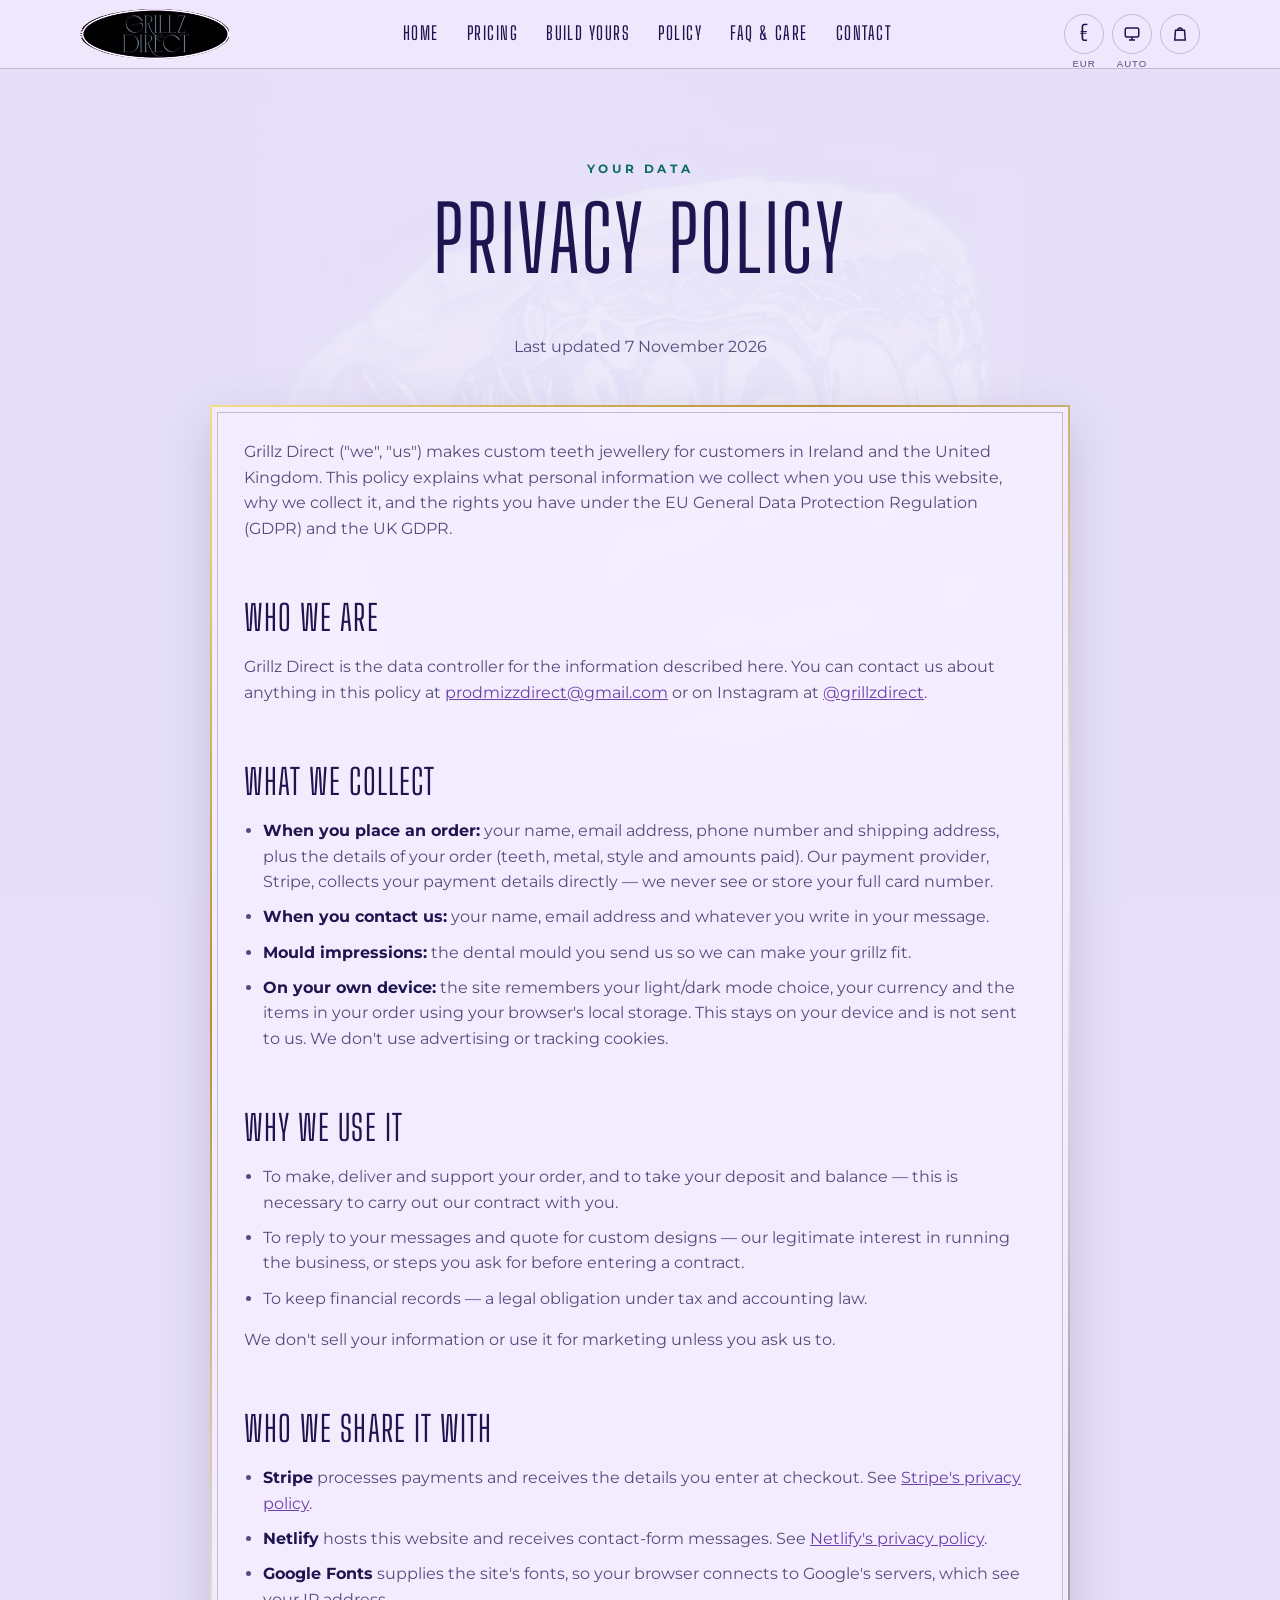
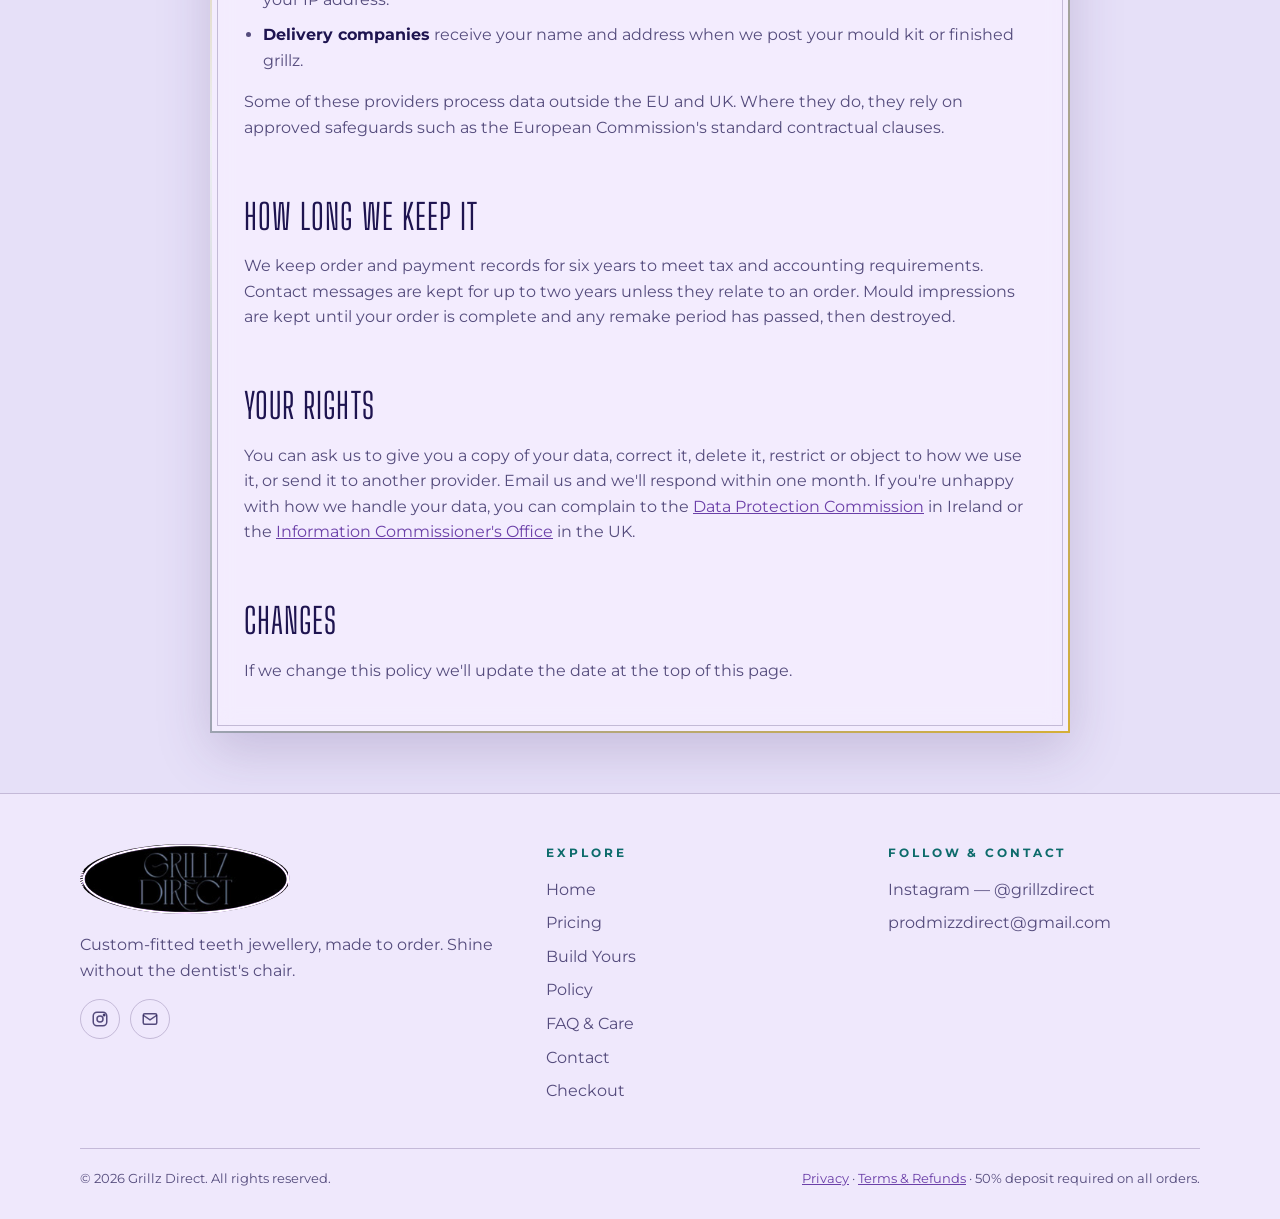
<file: privacy.html>
<!DOCTYPE html>
<html lang="en">
<head>
  <meta charset="UTF-8">
  <meta name="viewport" content="width=device-width, initial-scale=1.0">
  <link rel="icon" type="image/png" sizes="32x32" href="/images/favicon-32.png">
  <link rel="icon" type="image/png" sizes="180x180" href="/images/apple-touch-icon.png">
  <link rel="apple-touch-icon" href="/images/apple-touch-icon.png">
  <title>Privacy Policy — Grillz Direct</title>
  <meta name="description" content="How Grillz Direct collects, uses and protects your personal information.">
  <script>try{var t=JSON.parse(localStorage.getItem("gd-theme"));if(t&&t!=="auto")document.documentElement.dataset.theme=t}catch(e){}</script>
  <link rel="preconnect" href="https://fonts.googleapis.com">
  <link rel="preconnect" href="https://fonts.gstatic.com" crossorigin>
  <link href="https://fonts.googleapis.com/css2?family=Big+Shoulders+Display:wght@300;400;500;600&family=Montserrat:ital,wght@0,400;0,500;0,600;0,700;0,800;1,700&display=swap" rel="stylesheet">
  <link rel="stylesheet" href="css/style.css">
  <script src="js/main.js" defer></script>
</head>
<body>
  <header id="site-header"></header>

  <main>
    <section class="page-head container reveal">
      <span class="eyebrow">Your data</span>
      <h1>Privacy Policy</h1>
      <p>Last updated 7 November 2026</p>
    </section>

    <section class="container legal">
      <div class="card reveal">
        <p>Grillz Direct ("we", "us") makes custom teeth jewellery for customers in Ireland and the United Kingdom. This policy explains what personal information we collect when you use this website, why we collect it, and the rights you have under the EU General Data Protection Regulation (GDPR) and the UK GDPR.</p>

        <h2>Who we are</h2>
        <p>Grillz Direct is the data controller for the information described here. You can contact us about anything in this policy at <a href="mailto:prodmizzdirect@gmail.com">prodmizzdirect@gmail.com</a> or on Instagram at <a href="https://www.instagram.com/grillzdirect/" target="_blank" rel="noopener">@grillzdirect</a>.</p>

        <h2>What we collect</h2>
        <ul>
          <li><strong>When you place an order:</strong> your name, email address, phone number and shipping address, plus the details of your order (teeth, metal, style and amounts paid). Our payment provider, Stripe, collects your payment details directly — we never see or store your full card number.</li>
          <li><strong>When you contact us:</strong> your name, email address and whatever you write in your message.</li>
          <li><strong>Mould impressions:</strong> the dental mould you send us so we can make your grillz fit.</li>
          <li><strong>On your own device:</strong> the site remembers your light/dark mode choice, your currency and the items in your order using your browser's local storage. This stays on your device and is not sent to us. We don't use advertising or tracking cookies.</li>
        </ul>

        <h2>Why we use it</h2>
        <ul>
          <li>To make, deliver and support your order, and to take your deposit and balance — this is necessary to carry out our contract with you.</li>
          <li>To reply to your messages and quote for custom designs — our legitimate interest in running the business, or steps you ask for before entering a contract.</li>
          <li>To keep financial records — a legal obligation under tax and accounting law.</li>
        </ul>
        <p>We don't sell your information or use it for marketing unless you ask us to.</p>

        <h2>Who we share it with</h2>
        <ul>
          <li><strong>Stripe</strong> processes payments and receives the details you enter at checkout. See <a href="https://stripe.com/privacy" target="_blank" rel="noopener">Stripe's privacy policy</a>.</li>
          <li><strong>Netlify</strong> hosts this website and receives contact-form messages. See <a href="https://www.netlify.com/privacy/" target="_blank" rel="noopener">Netlify's privacy policy</a>.</li>
          <li><strong>Google Fonts</strong> supplies the site's fonts, so your browser connects to Google's servers, which see your IP address.</li>
          <li><strong>Delivery companies</strong> receive your name and address when we post your mould kit or finished grillz.</li>
        </ul>
        <p>Some of these providers process data outside the EU and UK. Where they do, they rely on approved safeguards such as the European Commission's standard contractual clauses.</p>

        <h2>How long we keep it</h2>
        <p>We keep order and payment records for six years to meet tax and accounting requirements. Contact messages are kept for up to two years unless they relate to an order. Mould impressions are kept until your order is complete and any remake period has passed, then destroyed.</p>

        <h2>Your rights</h2>
        <p>You can ask us to give you a copy of your data, correct it, delete it, restrict or object to how we use it, or send it to another provider. Email us and we'll respond within one month. If you're unhappy with how we handle your data, you can complain to the <a href="https://www.dataprotection.ie" target="_blank" rel="noopener">Data Protection Commission</a> in Ireland or the <a href="https://ico.org.uk" target="_blank" rel="noopener">Information Commissioner's Office</a> in the UK.</p>

        <h2>Changes</h2>
        <p>If we change this policy we'll update the date at the top of this page.</p>
      </div>
    </section>
  </main>

  <footer id="site-footer"></footer>
</body>
</html>
</file>
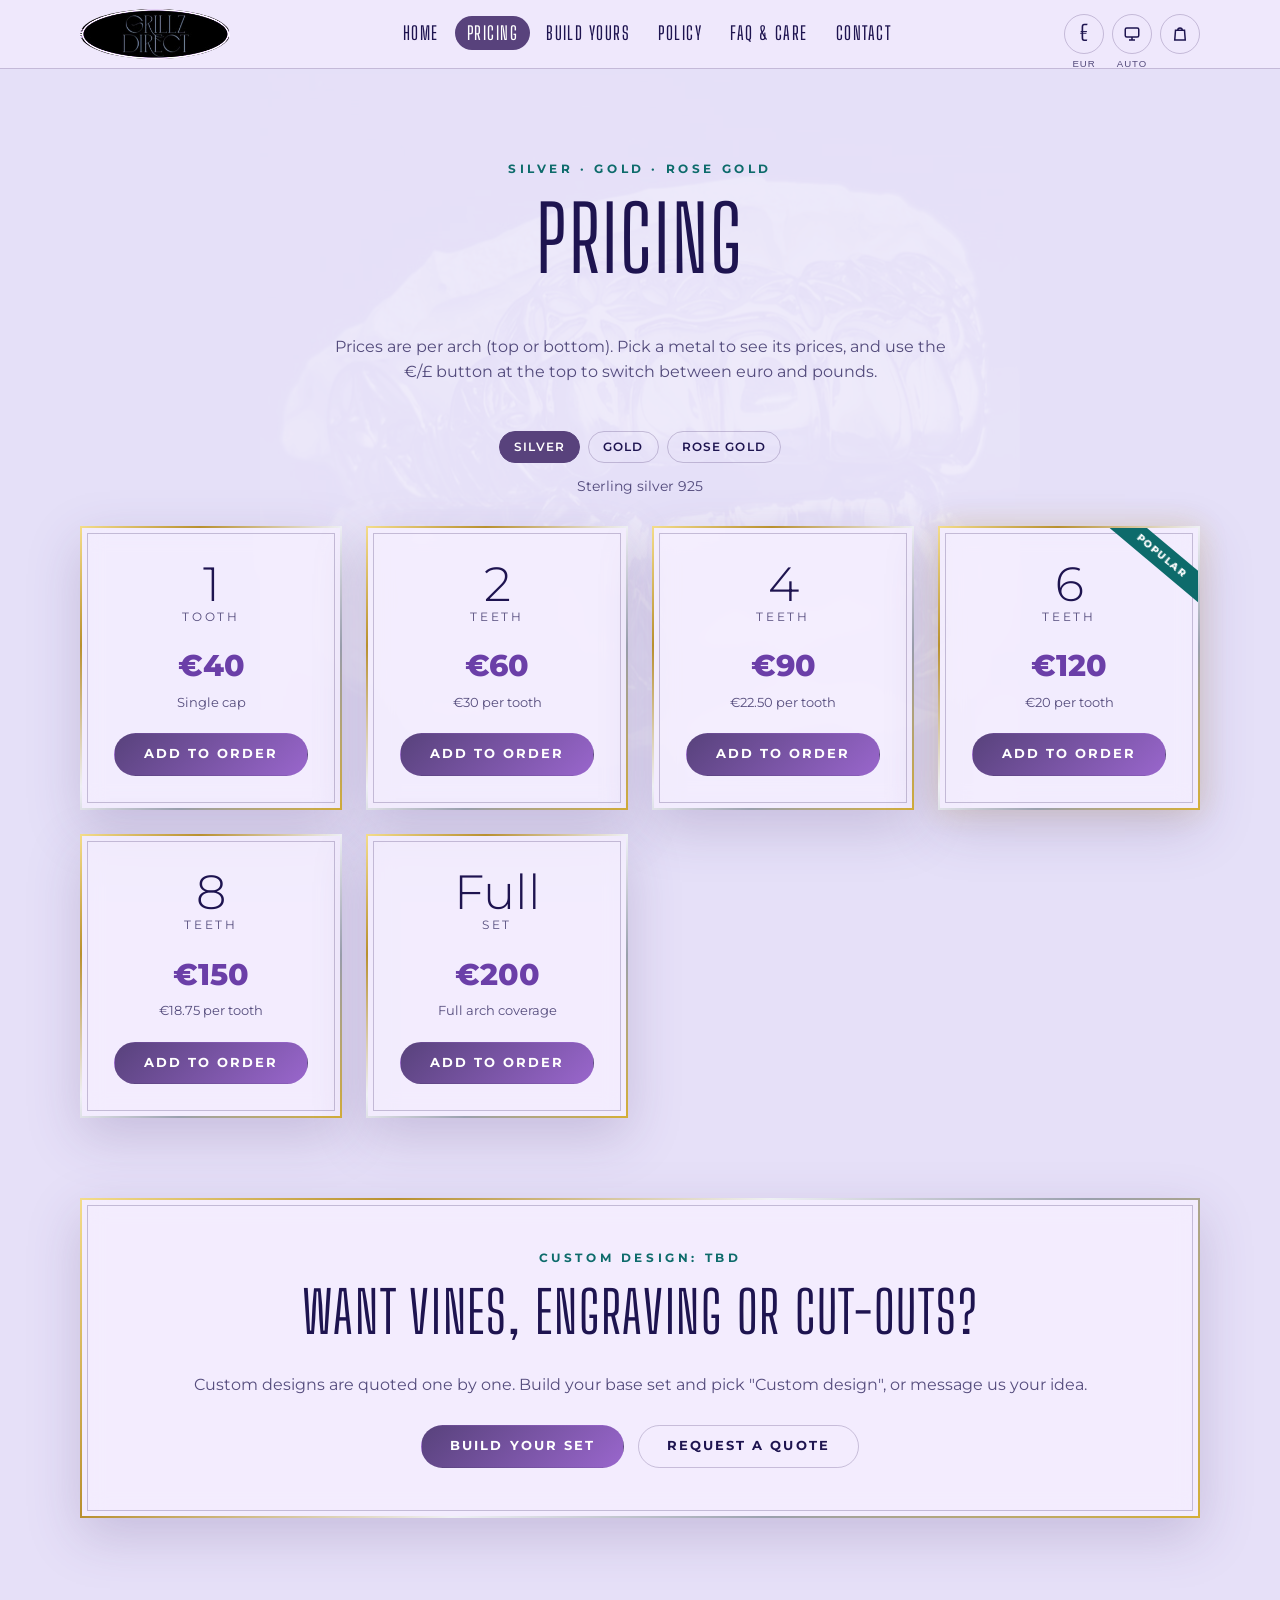
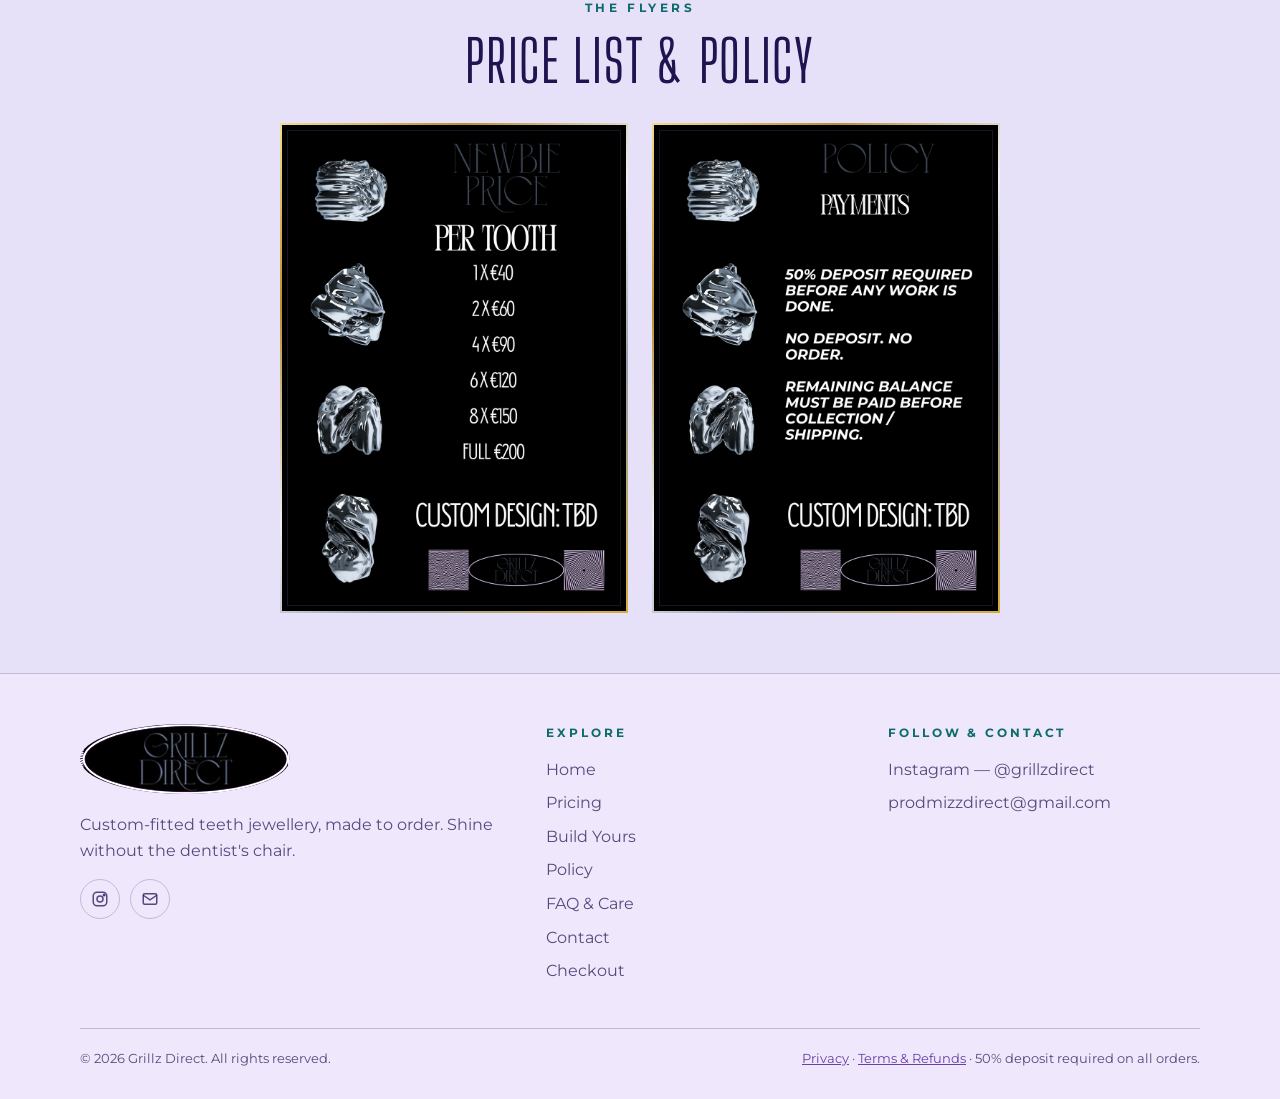
<file: shop.html>
<!DOCTYPE html>
<html lang="en">
<head>
  <meta charset="UTF-8">
  <meta name="viewport" content="width=device-width, initial-scale=1.0">
  <link rel="icon" type="image/png" sizes="32x32" href="/images/favicon-32.png">
  <link rel="icon" type="image/png" sizes="180x180" href="/images/apple-touch-icon.png">
  <link rel="apple-touch-icon" href="/images/apple-touch-icon.png">
  <title>Pricing — Grillz Direct</title>
  <meta name="description" content="Grillz Direct newbie price list: 1 tooth €40 / £35 up to a full set for €200 / £170.">
  <script>try{var t=JSON.parse(localStorage.getItem("gd-theme"));if(t&&t!=="auto")document.documentElement.dataset.theme=t}catch(e){}</script>
  <link rel="preconnect" href="https://fonts.googleapis.com">
  <link rel="preconnect" href="https://fonts.gstatic.com" crossorigin>
  <link href="https://fonts.googleapis.com/css2?family=Big+Shoulders+Display:wght@300;400;500;600&family=Montserrat:ital,wght@0,400;0,500;0,600;0,700;0,800;1,700&display=swap" rel="stylesheet">
  <link rel="stylesheet" href="css/style.css">
  <script src="js/main.js" defer></script>
</head>
<body>
  <header id="site-header"></header>

  <main>
    <section class="page-head container reveal">
      <span class="eyebrow">Silver · Gold · Rose gold</span>
      <h1>Pricing</h1>
      <p>Prices are per arch (top or bottom). Pick a metal to see its prices, and use the €/£ button at the top to switch between euro and pounds.</p>
    </section>

    <section class="container center reveal" style="margin-bottom:28px">
      <div class="options" style="justify-content:center" role="group" aria-label="Metal">
        <button class="chip on" type="button" data-metal-pick="silver">Silver</button>
        <button class="chip" type="button" data-metal-pick="gold">Gold</button>
        <button class="chip" type="button" data-metal-pick="rose">Rose gold</button>
      </div>
      <p class="muted" style="margin-top:12px" id="metal-note">Sterling silver 925</p>
    </section>

    <section class="container grid grid-3" id="price-grid">
      <article class="card price-card reveal" data-teeth="1">
        <div class="teeth">1</div><div class="label">Tooth</div>
        <div class="price"></div><div class="per"></div>
        <button class="btn btn-block" data-add="1 tooth grill">Add to order</button>
      </article>
      <article class="card price-card reveal" data-teeth="2">
        <div class="teeth">2</div><div class="label">Teeth</div>
        <div class="price"></div><div class="per"></div>
        <button class="btn btn-block" data-add="2 teeth grill">Add to order</button>
      </article>
      <article class="card price-card reveal" data-teeth="4">
        <div class="teeth">4</div><div class="label">Teeth</div>
        <div class="price"></div><div class="per"></div>
        <button class="btn btn-block" data-add="4 teeth grill">Add to order</button>
      </article>
      <article class="card price-card featured reveal" data-teeth="6">
        <span class="badge">POPULAR</span>
        <div class="teeth">6</div><div class="label">Teeth</div>
        <div class="price"></div><div class="per"></div>
        <button class="btn btn-block" data-add="6 teeth grill">Add to order</button>
      </article>
      <article class="card price-card reveal" data-teeth="8">
        <div class="teeth">8</div><div class="label">Teeth</div>
        <div class="price"></div><div class="per"></div>
        <button class="btn btn-block" data-add="8 teeth grill">Add to order</button>
      </article>
      <article class="card price-card reveal" data-teeth="10">
        <div class="teeth">Full</div><div class="label">Set</div>
        <div class="price"></div><div class="per"></div>
        <button class="btn btn-block" data-add="Full set grill">Add to order</button>
      </article>
    </section>

    <section class="section">
      <div class="container card center reveal" style="padding:48px 28px">
        <span class="eyebrow">Custom design: TBD</span>
        <h2>Want vines, engraving or cut-outs?</h2>
        <p>Custom designs are quoted one by one. Build your base set and pick "Custom design", or message us your idea.</p>
        <div class="hero-actions" style="justify-content:center">
          <a class="btn" href="custom.html">Build your set</a>
          <a class="btn btn-ghost" href="contact.html">Request a quote</a>
        </div>
      </div>
    </section>

    <section class="container">
      <div class="center reveal"><span class="eyebrow">The flyers</span><h2>Price list & policy</h2></div>
      <div class="flyers" style="max-width:720px;margin:30px auto 0">
        <button class="flyer reveal" data-lightbox="images/pricing.jpeg" aria-label="Open pricing flyer"><img src="images/pricing.jpeg" alt="Newbie price per tooth flyer" loading="lazy"></button>
        <button class="flyer reveal" data-lightbox="images/policy.jpeg" aria-label="Open policy flyer"><img src="images/policy.jpeg" alt="Payment policy flyer" loading="lazy"></button>
      </div>
    </section>
  </main>

  <footer id="site-footer"></footer>
</body>
</html>
</file>
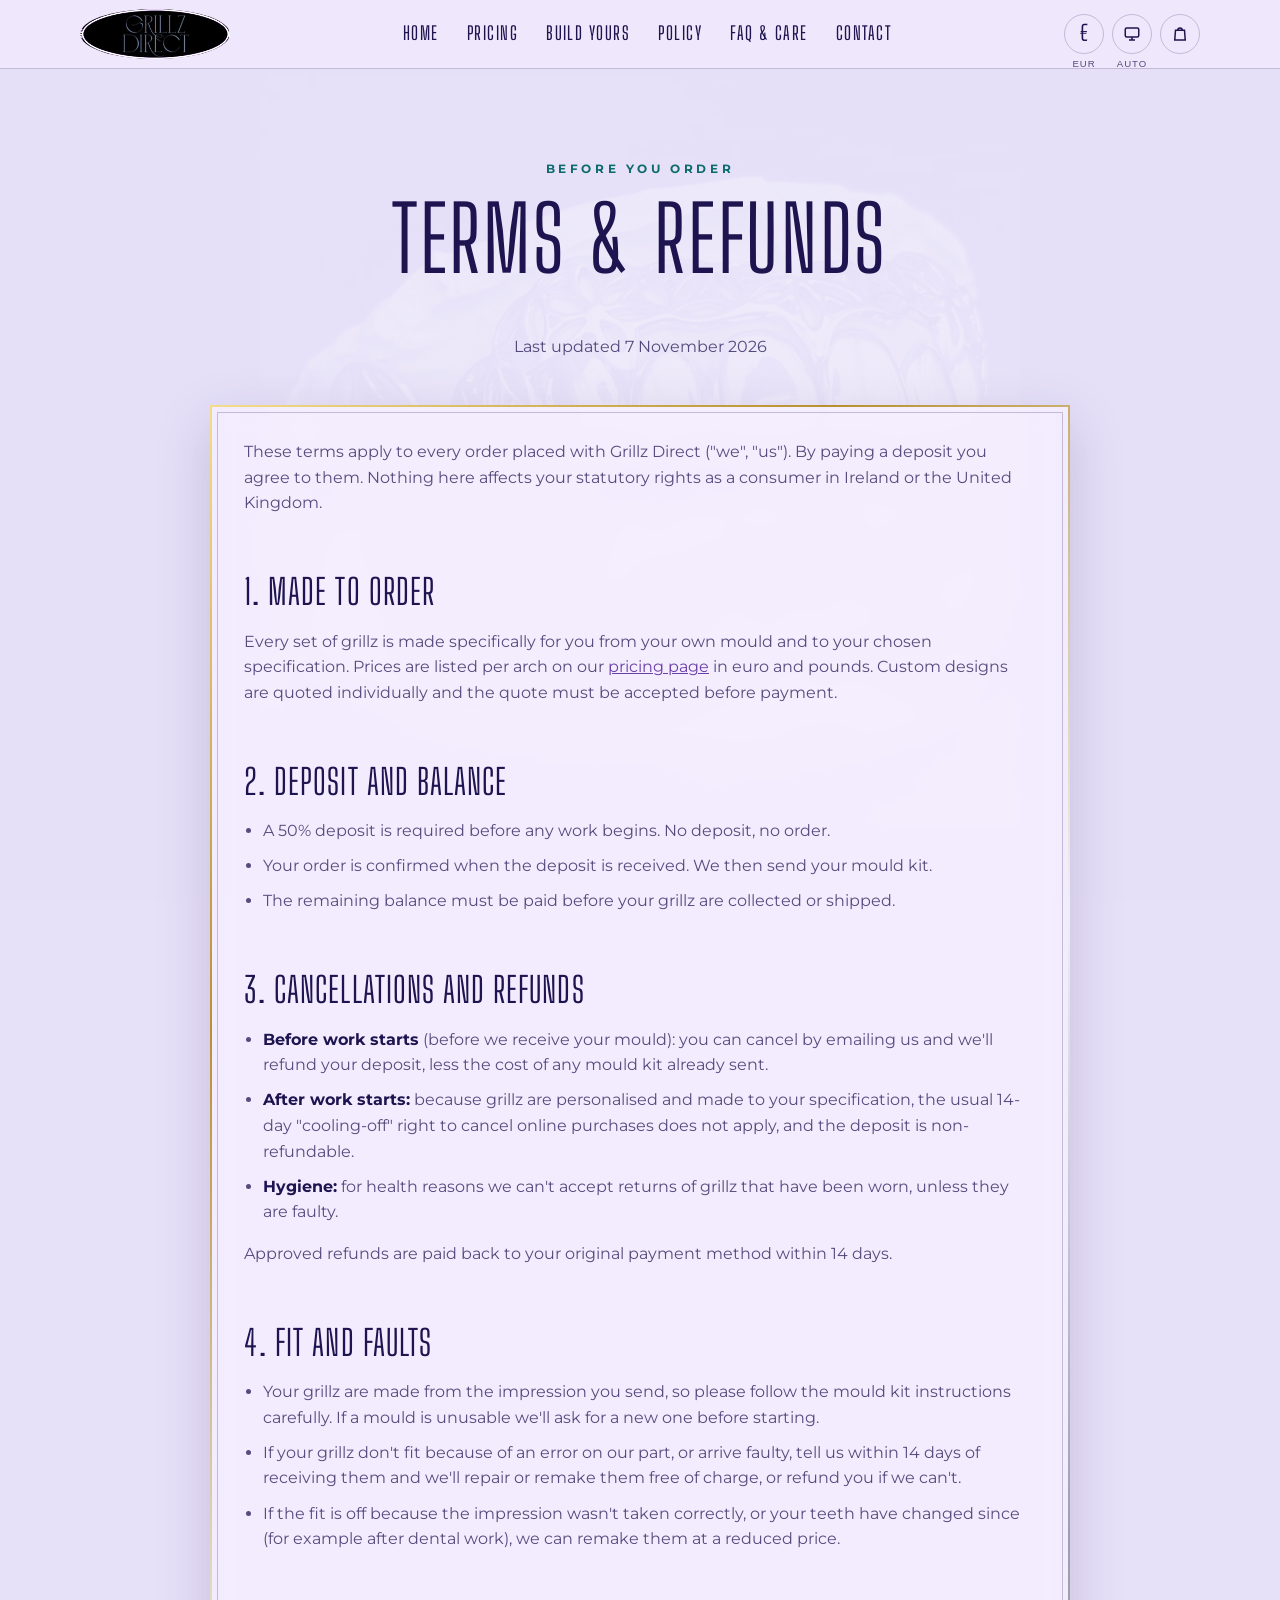
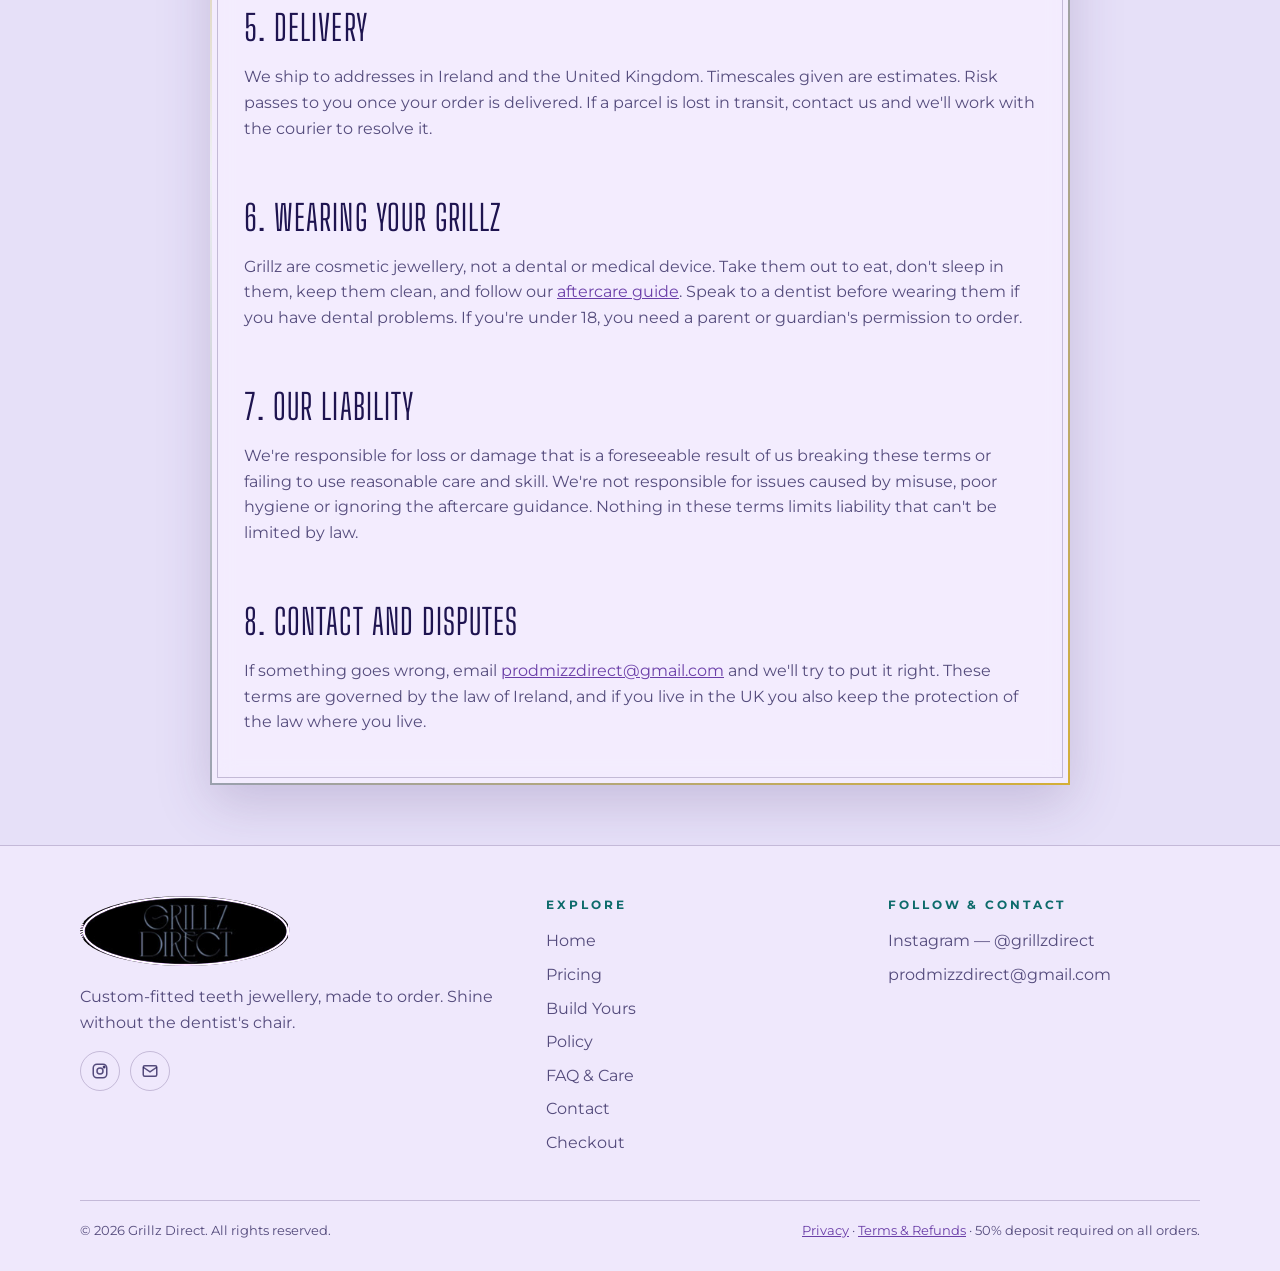
<file: terms.html>
<!DOCTYPE html>
<html lang="en">
<head>
  <meta charset="UTF-8">
  <meta name="viewport" content="width=device-width, initial-scale=1.0">
  <link rel="icon" type="image/png" sizes="32x32" href="/images/favicon-32.png">
  <link rel="icon" type="image/png" sizes="180x180" href="/images/apple-touch-icon.png">
  <link rel="apple-touch-icon" href="/images/apple-touch-icon.png">
  <title>Terms & Refunds — Grillz Direct</title>
  <meta name="description" content="Grillz Direct terms of sale: deposits, made-to-order items, cancellations, refunds and delivery.">
  <script>try{var t=JSON.parse(localStorage.getItem("gd-theme"));if(t&&t!=="auto")document.documentElement.dataset.theme=t}catch(e){}</script>
  <link rel="preconnect" href="https://fonts.googleapis.com">
  <link rel="preconnect" href="https://fonts.gstatic.com" crossorigin>
  <link href="https://fonts.googleapis.com/css2?family=Big+Shoulders+Display:wght@300;400;500;600&family=Montserrat:ital,wght@0,400;0,500;0,600;0,700;0,800;1,700&display=swap" rel="stylesheet">
  <link rel="stylesheet" href="css/style.css">
  <script src="js/main.js" defer></script>
</head>
<body>
  <header id="site-header"></header>

  <main>
    <section class="page-head container reveal">
      <span class="eyebrow">Before you order</span>
      <h1>Terms & Refunds</h1>
      <p>Last updated 7 November 2026</p>
    </section>

    <section class="container legal">
      <div class="card reveal">
        <p>These terms apply to every order placed with Grillz Direct ("we", "us"). By paying a deposit you agree to them. Nothing here affects your statutory rights as a consumer in Ireland or the United Kingdom.</p>

        <h2>1. Made to order</h2>
        <p>Every set of grillz is made specifically for you from your own mould and to your chosen specification. Prices are listed per arch on our <a href="shop.html">pricing page</a> in euro and pounds. Custom designs are quoted individually and the quote must be accepted before payment.</p>

        <h2>2. Deposit and balance</h2>
        <ul>
          <li>A 50% deposit is required before any work begins. No deposit, no order.</li>
          <li>Your order is confirmed when the deposit is received. We then send your mould kit.</li>
          <li>The remaining balance must be paid before your grillz are collected or shipped.</li>
        </ul>

        <h2>3. Cancellations and refunds</h2>
        <ul>
          <li><strong>Before work starts</strong> (before we receive your mould): you can cancel by emailing us and we'll refund your deposit, less the cost of any mould kit already sent.</li>
          <li><strong>After work starts:</strong> because grillz are personalised and made to your specification, the usual 14-day "cooling-off" right to cancel online purchases does not apply, and the deposit is non-refundable.</li>
          <li><strong>Hygiene:</strong> for health reasons we can't accept returns of grillz that have been worn, unless they are faulty.</li>
        </ul>
        <p>Approved refunds are paid back to your original payment method within 14 days.</p>

        <h2>4. Fit and faults</h2>
        <ul>
          <li>Your grillz are made from the impression you send, so please follow the mould kit instructions carefully. If a mould is unusable we'll ask for a new one before starting.</li>
          <li>If your grillz don't fit because of an error on our part, or arrive faulty, tell us within 14 days of receiving them and we'll repair or remake them free of charge, or refund you if we can't.</li>
          <li>If the fit is off because the impression wasn't taken correctly, or your teeth have changed since (for example after dental work), we can remake them at a reduced price.</li>
        </ul>

        <h2>5. Delivery</h2>
        <p>We ship to addresses in Ireland and the United Kingdom. Timescales given are estimates. Risk passes to you once your order is delivered. If a parcel is lost in transit, contact us and we'll work with the courier to resolve it.</p>

        <h2>6. Wearing your grillz</h2>
        <p>Grillz are cosmetic jewellery, not a dental or medical device. Take them out to eat, don't sleep in them, keep them clean, and follow our <a href="faq.html">aftercare guide</a>. Speak to a dentist before wearing them if you have dental problems. If you're under 18, you need a parent or guardian's permission to order.</p>

        <h2>7. Our liability</h2>
        <p>We're responsible for loss or damage that is a foreseeable result of us breaking these terms or failing to use reasonable care and skill. We're not responsible for issues caused by misuse, poor hygiene or ignoring the aftercare guidance. Nothing in these terms limits liability that can't be limited by law.</p>

        <h2>8. Contact and disputes</h2>
        <p>If something goes wrong, email <a href="mailto:prodmizzdirect@gmail.com">prodmizzdirect@gmail.com</a> and we'll try to put it right. These terms are governed by the law of Ireland, and if you live in the UK you also keep the protection of the law where you live.</p>
      </div>
    </section>
  </main>

  <footer id="site-footer"></footer>
</body>
</html>
</file>
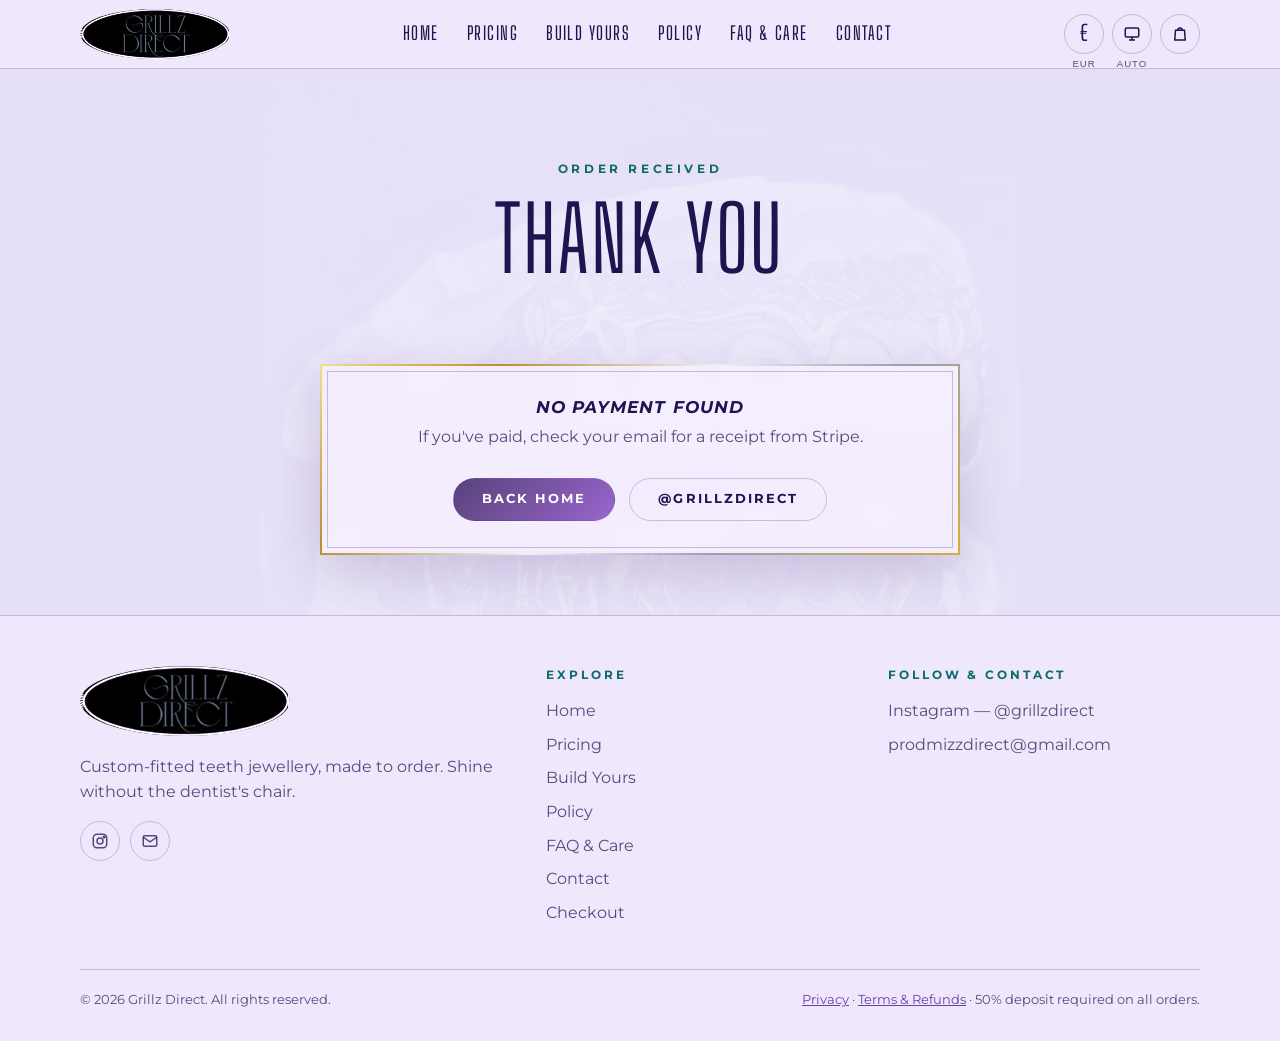
<file: thank-you.html>
<!DOCTYPE html>
<html lang="en">
<head>
  <meta charset="UTF-8">
  <meta name="viewport" content="width=device-width, initial-scale=1.0">
  <link rel="icon" type="image/png" sizes="32x32" href="/images/favicon-32.png">
  <link rel="icon" type="image/png" sizes="180x180" href="/images/apple-touch-icon.png">
  <link rel="apple-touch-icon" href="/images/apple-touch-icon.png">
  <title>Thank You — Grillz Direct</title>
  <meta name="robots" content="noindex">
  <script>try{var t=JSON.parse(localStorage.getItem("gd-theme"));if(t&&t!=="auto")document.documentElement.dataset.theme=t}catch(e){}</script>
  <link rel="preconnect" href="https://fonts.googleapis.com">
  <link rel="preconnect" href="https://fonts.gstatic.com" crossorigin>
  <link href="https://fonts.googleapis.com/css2?family=Big+Shoulders+Display:wght@300;400;500;600&family=Montserrat:ital,wght@0,400;0,500;0,600;0,700;0,800;1,700&display=swap" rel="stylesheet">
  <link rel="stylesheet" href="css/style.css">
  <script src="js/main.js" defer></script>
</head>
<body>
  <header id="site-header"></header>

  <main>
    <section class="page-head container reveal">
      <span class="eyebrow">Order received</span>
      <h1>Thank you</h1>
    </section>

    <section class="container" style="max-width:640px">
      <div class="card center reveal" id="confirm">
        <h3 id="confirm-title">Checking your payment…</h3>
        <p id="confirm-text">One moment while we confirm your deposit.</p>
        <div class="hero-actions" style="justify-content:center">
          <a class="btn" href="index.html">Back home</a>
          <a class="btn btn-ghost" href="https://www.instagram.com/grillzdirect/" target="_blank" rel="noopener">@grillzdirect</a>
        </div>
      </div>
    </section>
  </main>

  <footer id="site-footer"></footer>
</body>
</html>
</file>
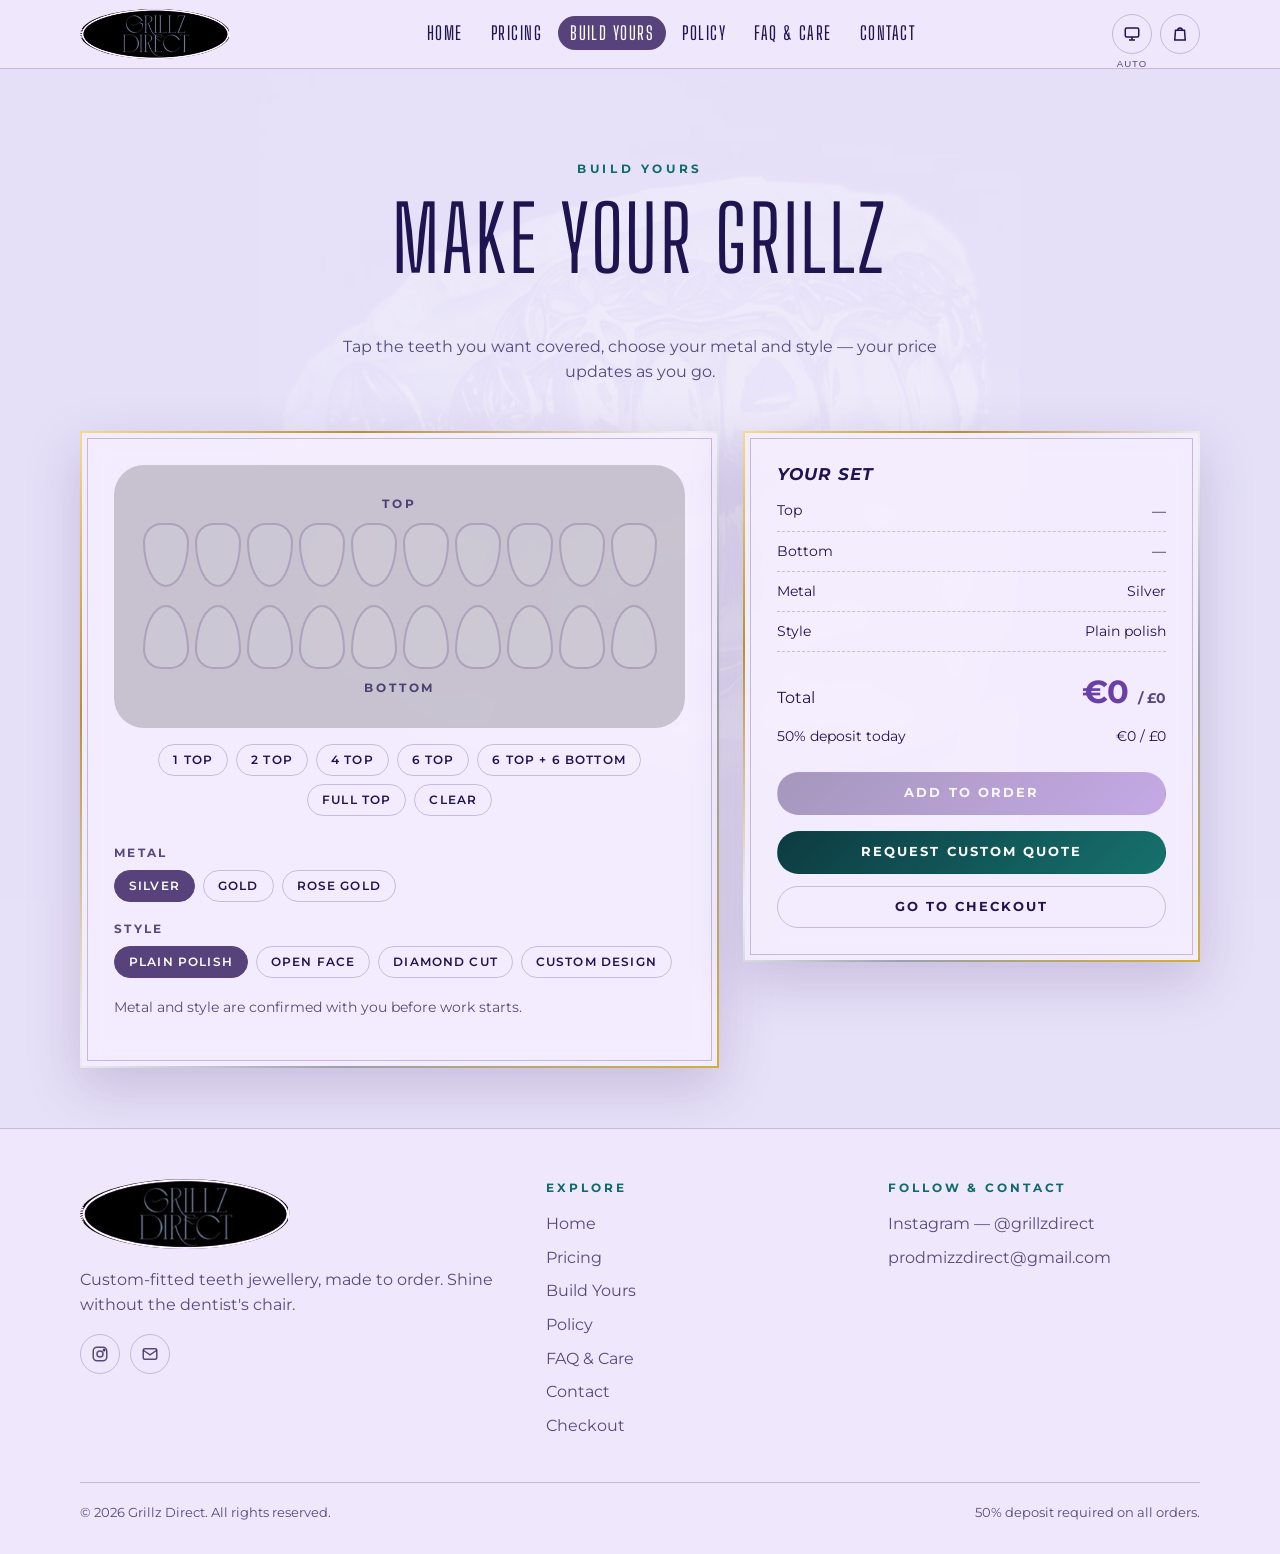
<file: grillz-direct/custom.html>
<!DOCTYPE html>
<html lang="en">
<head>
  <meta charset="UTF-8">
  <meta name="viewport" content="width=device-width, initial-scale=1.0">
  <title>Build Your Grillz — Grillz Direct</title>
  <meta name="description" content="Pick your teeth, metal and style and see your grillz price instantly.">
  <script>try{var t=JSON.parse(localStorage.getItem("gd-theme"));if(t&&t!=="auto")document.documentElement.dataset.theme=t}catch(e){}</script>
  <link rel="preconnect" href="https://fonts.googleapis.com">
  <link rel="preconnect" href="https://fonts.gstatic.com" crossorigin>
  <link href="https://fonts.googleapis.com/css2?family=Big+Shoulders+Display:wght@300;400;500;600&family=Montserrat:ital,wght@0,400;0,500;0,600;0,700;0,800;1,700&display=swap" rel="stylesheet">
  <link rel="stylesheet" href="css/style.css">
  <script src="js/main.js" defer></script>
</head>
<body>
  <header id="site-header"></header>

  <main>
    <section class="page-head container reveal">
      <span class="eyebrow">Build yours</span>
      <h1>Make your grillz</h1>
      <p>Tap the teeth you want covered, choose your metal and style — your price updates as you go.</p>
    </section>

    <section class="container builder" id="builder">
      <div class="card reveal">
        <div class="mouth">
          <div class="arch-label">Top</div>
          <div class="arch top" id="arch-top"></div>
          <div style="height:18px"></div>
          <div class="arch bottom" id="arch-bottom"></div>
          <div class="arch-label">Bottom</div>
        </div>
        <div class="quick">
          <button class="chip" type="button" data-preset="1">1 top</button>
          <button class="chip" type="button" data-preset="2">2 top</button>
          <button class="chip" type="button" data-preset="4">4 top</button>
          <button class="chip" type="button" data-preset="6">6 top</button>
          <button class="chip" type="button" data-preset="6" data-both="1">6 top + 6 bottom</button>
          <button class="chip" type="button" data-preset="full">Full top</button>
          <button class="chip" type="button" data-preset="clear">Clear</button>
        </div>

        <div class="field" style="margin-top:28px">
          <span class="legend">Metal</span>
          <div class="options">
            <button class="chip on" type="button" data-metal="silver">Silver</button>
            <button class="chip" type="button" data-metal="gold">Gold</button>
            <button class="chip" type="button" data-metal="rose">Rose gold</button>
          </div>
        </div>
        <div class="field">
          <span class="legend">Style</span>
          <div class="options">
            <button class="chip on" type="button" data-style="Plain polish">Plain polish</button>
            <button class="chip" type="button" data-style="Open face">Open face</button>
            <button class="chip" type="button" data-style="Diamond cut">Diamond cut</button>
            <button class="chip" type="button" data-style="Custom design">Custom design</button>
          </div>
        </div>
        <p class="muted">Metal and style are confirmed with you before work starts.</p>
      </div>

      <aside class="card reveal" style="position:sticky;top:90px">
        <h3>Your set</h3>
        <div class="summary-line"><span>Top</span><span id="sum-top">—</span></div>
        <div class="summary-line"><span>Bottom</span><span id="sum-bottom">—</span></div>
        <div class="summary-line"><span>Metal</span><span id="sum-metal">Silver</span></div>
        <div class="summary-line"><span>Style</span><span id="sum-style">Plain polish</span></div>
        <div class="summary-total"><span>Total</span><strong id="sum-total">€0</strong></div>
        <div class="summary-line" style="border:none"><span>50% deposit today</span><span id="sum-deposit">€0</span></div>
        <button class="btn btn-block" id="builder-add" type="button" style="margin-top:16px">Add to order</button>
        <a class="btn btn-block btn-teal" id="builder-quote" href="contact.html" style="margin-top:16px" hidden>Request custom quote</a>
        <a class="btn btn-ghost btn-block" href="payment.html" style="margin-top:12px">Go to checkout</a>
      </aside>
    </section>
  </main>

  <footer id="site-footer"></footer>
</body>
</html>
</file>
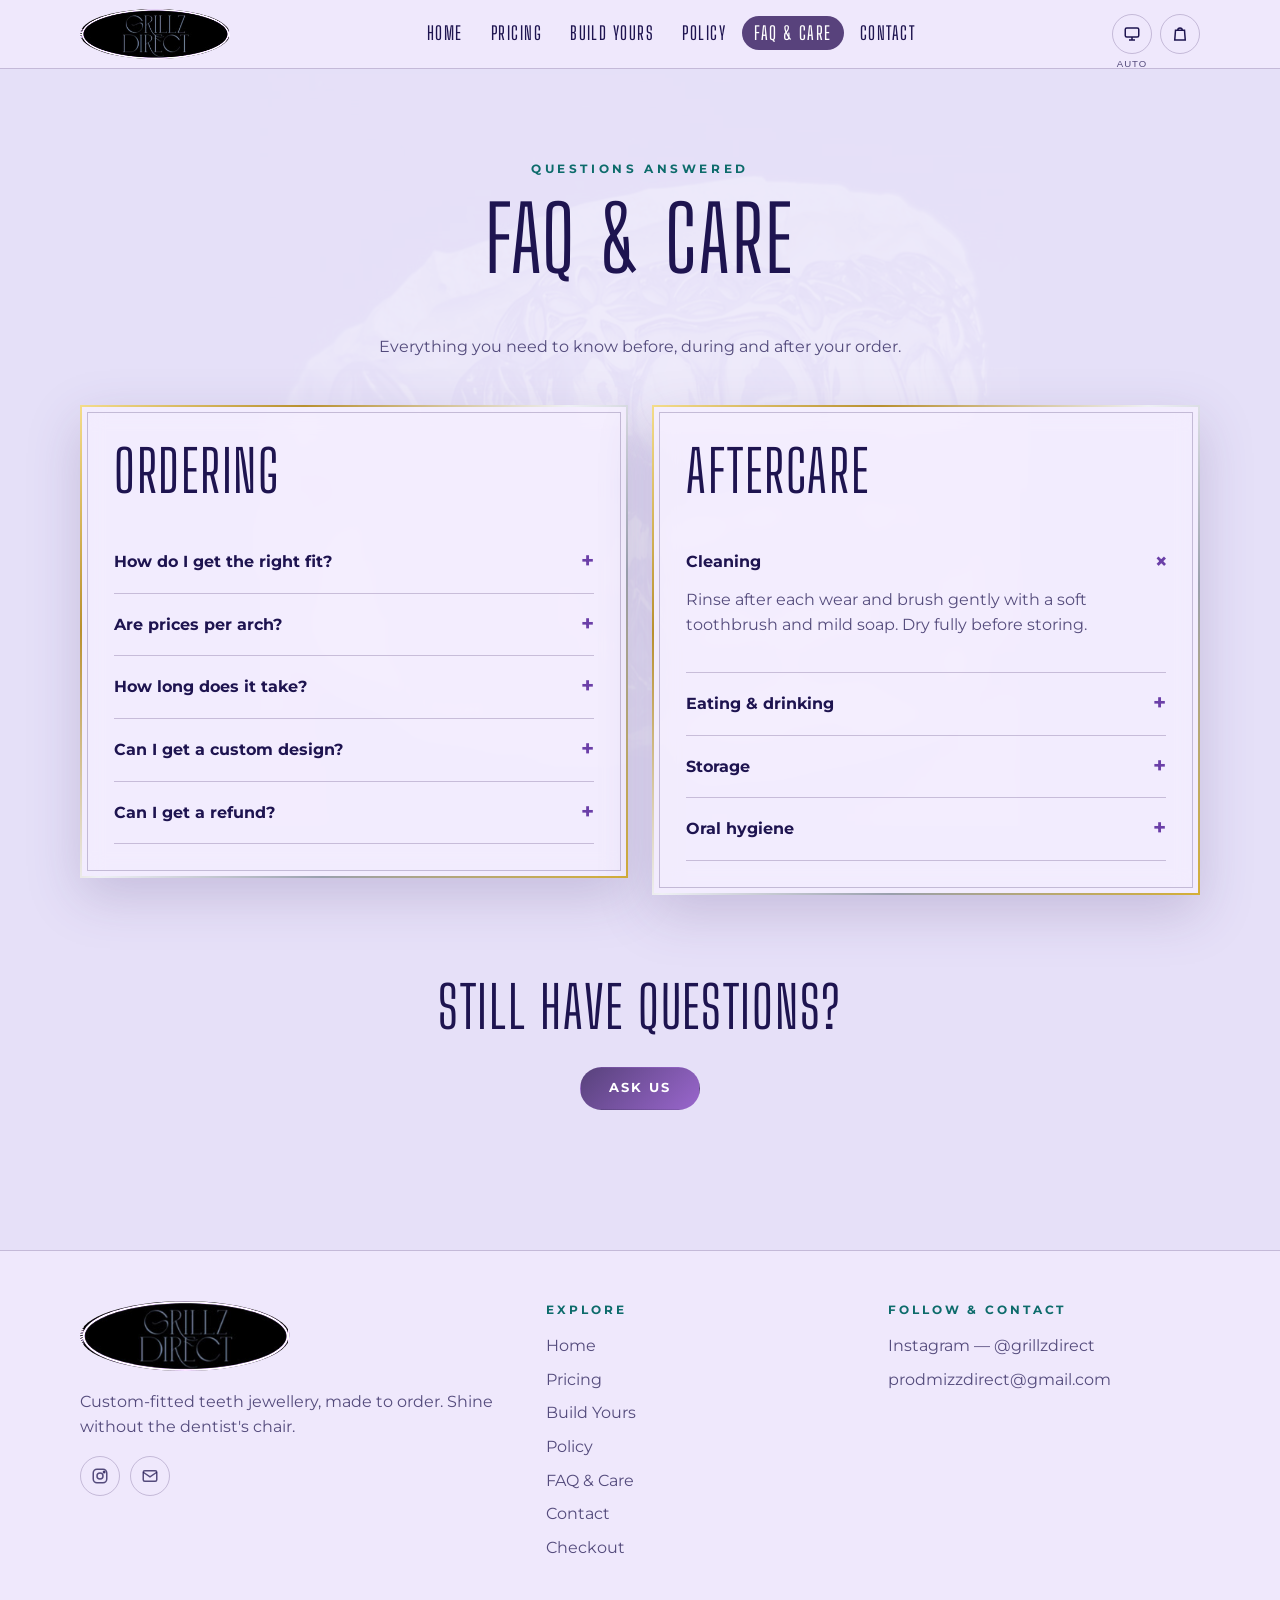
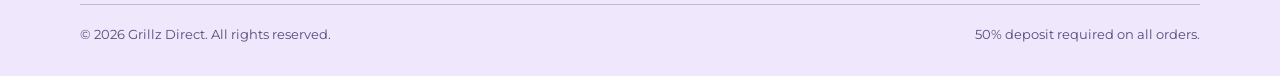
<file: grillz-direct/faq.html>
<!DOCTYPE html>
<html lang="en">
<head>
  <meta charset="UTF-8">
  <meta name="viewport" content="width=device-width, initial-scale=1.0">
  <title>FAQ & Care — Grillz Direct</title>
  <meta name="description" content="Answers about ordering, moulds, shipping and how to look after your grillz.">
  <script>try{var t=JSON.parse(localStorage.getItem("gd-theme"));if(t&&t!=="auto")document.documentElement.dataset.theme=t}catch(e){}</script>
  <link rel="preconnect" href="https://fonts.googleapis.com">
  <link rel="preconnect" href="https://fonts.gstatic.com" crossorigin>
  <link href="https://fonts.googleapis.com/css2?family=Big+Shoulders+Display:wght@300;400;500;600&family=Montserrat:ital,wght@0,400;0,500;0,600;0,700;0,800;1,700&display=swap" rel="stylesheet">
  <link rel="stylesheet" href="css/style.css">
  <script src="js/main.js" defer></script>
</head>
<body>
  <header id="site-header"></header>

  <main>
    <section class="page-head container reveal">
      <span class="eyebrow">Questions answered</span>
      <h1>FAQ & Care</h1>
      <p>Everything you need to know before, during and after your order.</p>
    </section>

    <section class="container grid grid-2" style="align-items:start">
      <div class="card reveal">
        <h2>Ordering</h2>
        <details><summary>How do I get the right fit?</summary><p>After your deposit, we send you a mould kit with step-by-step instructions. You take the impression at home and send it back to us.</p></details>
        <details><summary>Are prices per arch?</summary><p>Yes — the price list covers one arch (top or bottom). For both, add each arch separately or use the build page.</p></details>
        <details><summary>How long does it take?</summary><p>Most sets are ready within a few weeks of receiving your mould. Custom designs can take longer; we'll give you a timeline with your quote.</p></details>
        <details><summary>Can I get a custom design?</summary><p>Absolutely. Custom pieces are priced as TBD — send us your idea through the contact page or on Instagram and we'll quote you.</p></details>
        <details><summary>Can I get a refund?</summary><p>Because each piece is made to your mould, deposits are non-refundable once work has started. Message us if there's an issue with your set.</p></details>
      </div>
      <div class="card reveal">
        <h2>Aftercare</h2>
        <details open><summary>Cleaning</summary><p>Rinse after each wear and brush gently with a soft toothbrush and mild soap. Dry fully before storing.</p></details>
        <details><summary>Eating & drinking</summary><p>Take your grillz out before eating. Avoid wearing them with sugary or acidic drinks.</p></details>
        <details><summary>Storage</summary><p>Keep them in their case, away from moisture and other jewellery that might scratch them.</p></details>
        <details><summary>Oral hygiene</summary><p>Brush and floss your own teeth before putting your grillz in, and don't sleep in them.</p></details>
      </div>
    </section>

    <section class="section">
      <div class="container center reveal">
        <h2>Still have questions?</h2>
        <a class="btn" href="contact.html">Ask us</a>
      </div>
    </section>
  </main>

  <footer id="site-footer"></footer>
</body>
</html>
</file>
<file: css/style.css>
/* =========================================================
   GRILLZ DIRECT — shared stylesheet
   Dark: indigo / dark teal / cyber grape / purple amethyst
   Light: lilac / lavender
   ========================================================= */

:root {
  /* brand palette */
  --indigo: #1e1450;
  --indigo-deep: #120b33;
  --teal: #0d3b42;
  --grape: #58427c;
  --amethyst: #9966cc;
  --lilac: #c8a2c8;
  --lavender: #e6e0f8;

  /* dark theme tokens (default) */
  --bg: #0c0822;
  --surface: rgba(30, 20, 80, 0.62);
  --surface-strong: rgba(18, 11, 51, 0.88);
  --border: rgba(153, 102, 204, 0.32);
  --text: #ffffff;
  --text-soft: rgba(255, 255, 255, 0.74);
  --accent: #b48ae6;
  --accent-2: #3fb7b0;
  --btn-text: #ffffff;
  --veil: rgba(10, 6, 26, 0.62);
  --photo-backing: #000;
  --photo-blend: normal;
  --shadow: 0 18px 50px rgba(0, 0, 0, 0.45);
  color-scheme: dark;

  /* metal frame for the info boxes */
  --gold: #d4af37;
  --silver: #c9ccd4;
  --metal-frame: linear-gradient(135deg, #f3dc8a, #b8902f 22%, #eef0f4 48%, #9aa0ad 70%, #d4af37);
  --inner-line: rgba(220, 222, 230, 0.35);

  --radius: 18px;
  --logo-boost: brightness(1.7) drop-shadow(0 0 .5px rgba(255, 255, 255, .85)) drop-shadow(0 0 .5px rgba(255, 255, 255, .6));
  --font-title: "Big Shoulders Display", "Arial Narrow", sans-serif;
  --font-display: "Montserrat", system-ui, sans-serif;
  --font-body: "Montserrat", system-ui, sans-serif;
}

/* light theme — follows device unless the user picked one */
@media (prefers-color-scheme: light) {
  :root:not([data-theme="dark"]) {
    --bg: #e6e0f8;
    --surface: rgba(246, 240, 255, 0.78);
    --surface-strong: rgba(240, 232, 252, 0.95);
    --border: rgba(88, 66, 124, 0.28);
    --text: #1e1450;
    --text-soft: rgba(30, 20, 80, 0.74);
    --accent: #6b3fa8;
    --accent-2: #0d6b6b;
    --veil: rgba(230, 224, 248, 0.62);
    --photo-backing: #e6e0f8;
    --photo-blend: screen;
    --inner-line: rgba(88, 66, 124, 0.3);
    --shadow: 0 18px 50px rgba(88, 66, 124, 0.22);
    color-scheme: light;
  }
}
:root[data-theme="light"] {
  --bg: #e6e0f8;
  --surface: rgba(246, 240, 255, 0.78);
  --surface-strong: rgba(240, 232, 252, 0.95);
  --border: rgba(88, 66, 124, 0.28);
  --text: #1e1450;
  --text-soft: rgba(30, 20, 80, 0.74);
  --accent: #6b3fa8;
  --accent-2: #0d6b6b;
  --veil: rgba(230, 224, 248, 0.62);
  --photo-backing: #e6e0f8;
  --photo-blend: screen;
  --inner-line: rgba(88, 66, 124, 0.3);
  --shadow: 0 18px 50px rgba(88, 66, 124, 0.22);
  color-scheme: light;
}

/* ---------- base ---------- */
*, *::before, *::after { box-sizing: border-box; }
html { scroll-behavior: smooth; }
body {
  margin: 0;
  min-height: 100vh;
  font-family: var(--font-body);
  color: var(--text);
  background: var(--bg);
  line-height: 1.6;
  overflow-x: hidden;
  transition: background-color .4s, color .4s;
}

/* Fixed background photo that stays put while scrolling.
   Shown near its real size (no upscaling blur) on a backing that
   matches the photo's black edges; a flat veil keeps it half-hidden.
   In light mode the photo is screen-blended so its black turns lavender. */
body::before {
  content: "";
  position: fixed;
  inset: 0;
  z-index: -2;
  background: var(--photo-backing) url("../images/background.jpg") center / min(100vw, 100vh, 760px) no-repeat;
  background-blend-mode: var(--photo-blend);
}
body::after {
  content: "";
  position: fixed;
  inset: 0;
  z-index: -1;
  background: var(--veil);
  transition: background .4s;
}

img { max-width: 100%; display: block; }
a { color: var(--accent); }
h1, h2, h3 { font-weight: 400; line-height: 1.1; margin: 0 0 .5em; }
/* main titles use the flyer-style condensed lettering */
h1, h2 { font-family: var(--font-title); font-weight: 400; text-transform: uppercase; letter-spacing: .03em; }
h1 { font-size: clamp(3rem, 8vw, 5.6rem); }
h2 { font-size: clamp(2.2rem, 5.5vw, 3.6rem); }
h3 { font-family: var(--font-body); font-size: 1.05rem; font-weight: 700; font-style: italic; text-transform: uppercase; letter-spacing: .06em; }
p { margin: 0 0 1em; color: var(--text-soft); }

.container { width: min(1120px, 100% - 32px); margin-inline: auto; }
.section { padding: 80px 0; }
.eyebrow { text-transform: uppercase; letter-spacing: .3em; font-size: .75rem; font-weight: 700; color: var(--accent-2); margin-bottom: 12px; display: block; }
.center { text-align: center; }
.muted { color: var(--text-soft); font-size: .9rem; }

/* ---------- header / nav ---------- */
.site-header {
  position: sticky; top: 0; z-index: 50;
  background: var(--surface-strong);
  backdrop-filter: blur(14px);
  border-bottom: 1px solid var(--border);
}
.nav { display: flex; align-items: center; justify-content: space-between; gap: 16px; height: 68px; }
/* logo: the oval from the brand banner (logo-banner.png is 994×238,
   the oval sits at x 225–771, y 27–209) */
.logo {
  --h: 50px;
  display: block; flex-shrink: 0;
  height: var(--h); aspect-ratio: 546 / 182; border-radius: 50%;
  background: #000 url("../images/logo-banner.png") no-repeat;
  background-size: calc(var(--h) * 994 / 182) auto;
  background-position: calc(var(--h) * -225 / 182) calc(var(--h) * -27 / 182);
  filter: var(--logo-boost);
  transition: transform .3s, filter .3s;
}
.logo:hover { transform: scale(1.05); filter: var(--logo-boost) drop-shadow(0 0 10px rgba(200, 180, 236, .6)); }

.site-footer .logo { --h: 70px; }
.nav-links { display: flex; gap: 4px; list-style: none; margin: 0; padding: 0; }
.nav-links a {
  color: var(--text); text-decoration: none; font-family: var(--font-title); font-size: 1.15rem; font-weight: 500;
  letter-spacing: .08em; text-transform: uppercase; padding: 6px 12px; border-radius: 999px;
  transition: background .25s, color .25s;
}
.nav-links a:hover, .nav-links a.active { background: var(--grape); color: #fff; }
.nav-tools { display: flex; align-items: center; gap: 8px; }
.icon-btn {
  position: relative; display: inline-grid; place-items: center;
  width: 40px; height: 40px; border-radius: 50%;
  border: 1px solid var(--border); background: transparent; color: var(--text);
  cursor: pointer; text-decoration: none; transition: background .25s, transform .25s;
}
.icon-btn:hover { background: var(--grape); color: #fff; transform: translateY(-2px); }
.icon-btn svg { width: 18px; height: 18px; }
.cart-count {
  position: absolute; top: -4px; right: -4px; min-width: 18px; height: 18px; padding: 0 5px;
  border-radius: 999px; background: var(--accent-2); color: #fff; font-size: .68rem; font-weight: 700;
  display: grid; place-items: center;
}
.cart-count[data-count="0"] { display: none; }
.theme-label { font-size: .6rem; position: absolute; bottom: -16px; letter-spacing: .1em; text-transform: uppercase; color: var(--text-soft); }
.menu-toggle { display: none; }
.currency-symbol { font-family: var(--font-title); font-size: 1.35rem; font-weight: 500; line-height: 1; }

@media (max-width: 1100px) {
  .menu-toggle { display: inline-grid; }
  .nav-links {
    position: absolute; top: 68px; left: 0; right: 0; flex-direction: column;
    background: var(--surface-strong); backdrop-filter: blur(14px);
    padding: 12px 16px 20px; border-bottom: 1px solid var(--border);
    transform: translateY(-12px); opacity: 0; pointer-events: none; transition: .3s;
  }
  .nav-links.open { transform: none; opacity: 1; pointer-events: auto; }
  .nav-links a { display: block; padding: 12px 14px; }
}

/* ---------- buttons ---------- */
.btn {
  display: inline-flex; align-items: center; justify-content: center; gap: 10px;
  padding: 14px 28px; border-radius: 999px; border: 1px solid transparent;
  font: 700 .8rem/1 var(--font-body); letter-spacing: .16em; text-transform: uppercase;
  cursor: pointer; text-decoration: none; transition: transform .25s, box-shadow .25s, background .25s;
  background: linear-gradient(135deg, var(--grape), var(--amethyst)); color: var(--btn-text);
}
.btn:hover { transform: translateY(-3px); box-shadow: 0 12px 30px rgba(153, 102, 204, .45); }
.btn-ghost { background: transparent; border-color: var(--border); color: var(--text); }
.btn-ghost:hover { background: var(--surface); }
.btn-teal { background: linear-gradient(135deg, var(--teal), #16716d); }
.btn-block { width: 100%; }
.btn:disabled { opacity: .5; cursor: not-allowed; transform: none; box-shadow: none; }

/* ---------- cards ---------- */
/* boxy info boxes: straight edges, gold→silver outer frame, thin inner line */
.card, .flyer {
  border: 2px solid var(--gold);
  border-image: var(--metal-frame) 1;
  border-radius: 0;
  outline: 1px solid var(--inner-line);
  outline-offset: -8px;
}
.card {
  background: var(--surface);
  padding: 32px; backdrop-filter: blur(12px); box-shadow: var(--shadow);
  transition: transform .35s, box-shadow .35s;
}
.card:hover { transform: translateY(-6px); box-shadow: var(--shadow), 0 0 24px rgba(212, 175, 55, .22); }
.grid { display: grid; gap: 24px; }
.grid-2 { grid-template-columns: repeat(auto-fit, minmax(300px, 1fr)); }
.grid-3 { grid-template-columns: repeat(auto-fit, minmax(240px, 1fr)); }

/* ---------- intro (home) ---------- */
/* solid black (no gradient) so the banner's own black blends in, in both themes */
.intro {
  position: relative; height: 100vh; min-height: 520px;
  display: grid; place-items: center; text-align: center; overflow: hidden;
  background: #000; color: #fff; padding: 0 16px;
}

/* intro banner, shown no bigger than its real width so it stays crisp.
   The banner's thin grey lettering is brightened and given a faint white
   edge so it reads bolder; the lilac glow pulses slowly. */
.intro-brand { margin: 0; position: relative; z-index: 1; }
.intro-tag, .slide-down { z-index: 1; }
/* floating words drifting behind the banner, in dark purple */
.marquee {
  position: absolute; left: 0; white-space: nowrap; pointer-events: none;
  font-family: var(--font-title); font-weight: 600; text-transform: uppercase; letter-spacing: .04em;
  font-size: clamp(3.5rem, 12vw, 9rem); line-height: 1; color: #24163f;
}
.marquee.top { top: 8%; animation: scroll-x 34s linear infinite; }
.marquee.bottom { bottom: 14%; animation: scroll-x 40s linear infinite reverse; }
.intro-banner {
  width: min(720px, 100%); height: auto; margin: 0 auto;
  image-rendering: -webkit-optimize-contrast;
  filter: var(--logo-boost);
  clip-path: inset(0 50% 0 50%); opacity: 0;
  animation: unveil 1.6s .2s cubic-bezier(.7,0,.2,1) forwards, glow 4s 2s ease-in-out infinite;
}
.intro-tag {
  margin: 28px 0 0; color: #d9cdf0; font-style: italic; font-weight: 500;
  letter-spacing: .14em; font-size: clamp(.9rem, 2.4vw, 1.15rem);
  opacity: 0; transform: translateY(14px); animation: rise 1s 1.6s forwards;
}
.slide-down {
  position: absolute; bottom: 30px; left: 50%; transform: translateX(-50%);
  display: grid; justify-items: center; padding: 8px;
  text-decoration: none; opacity: 0; animation: fade 1s 2.2s forwards;
}
.slide-down svg { width: 40px; height: 22px; overflow: visible; animation: bounce 1.8s ease-in-out infinite; }
.slide-down svg + svg { margin-top: -6px; animation-delay: .18s; opacity: .7; }
/* thin lilac chevron with a silver outline: silver stroke under a thinner lilac one */
.slide-down .edge { fill: none; stroke: #e4e6ec; stroke-width: 3.2; stroke-linecap: round; stroke-linejoin: round; }
.slide-down .core { fill: none; stroke: #c9b6ea; stroke-width: 1.4; stroke-linecap: round; stroke-linejoin: round; }

@keyframes scroll-x { from { transform: translateX(0); } to { transform: translateX(-50%); } }
@keyframes unveil { to { clip-path: inset(0 0 0 0); opacity: 1; } }
@keyframes glow {
  0%, 100% { filter: var(--logo-boost); }
  50% { filter: var(--logo-boost) drop-shadow(0 0 16px rgba(201, 182, 234, .5)); }
}
@keyframes rise { to { opacity: 1; transform: none; } }
@keyframes fade { to { opacity: 1; } }
@keyframes bounce { 0%, 100% { translate: 0 0; } 50% { translate: 0 8px; } }

/* home hero sitting on the fixed background */
.hero { padding: 120px 0 80px; }
.hero h2 { font-size: clamp(2.4rem, 6vw, 4.4rem); }
.hero-actions { display: flex; flex-wrap: wrap; gap: 14px; margin-top: 28px; }
.stats { display: flex; flex-wrap: wrap; gap: 40px; margin-top: 48px; }
.stat strong { display: block; font-size: 2.4rem; font-weight: 300; color: var(--text); }
.stat span { font-size: .75rem; letter-spacing: .2em; text-transform: uppercase; color: var(--text-soft); }

.steps { counter-reset: step; }
.step h3::before { counter-increment: step; content: "0" counter(step); display: block; font-family: var(--font-body); font-weight: 800; font-size: .8rem; letter-spacing: .3em; color: var(--accent-2); margin-bottom: 10px; }

/* page header for inner pages */
.page-head { padding: 90px 0 30px; text-align: center; }
.page-head p { max-width: 620px; margin-inline: auto; }

/* ---------- pricing ---------- */
.price-card { text-align: center; position: relative; overflow: hidden; }
.price-card .teeth { font-size: 3rem; font-weight: 300; line-height: 1; }
.price-card .label { text-transform: uppercase; letter-spacing: .25em; font-size: .72rem; color: var(--text-soft); }
.price-card .price { font-size: 1.9rem; font-weight: 800; margin: 16px 0 2px; color: var(--accent); }
.price-card .price-alt { font-size: 1.05rem; font-weight: 600; color: var(--text-soft); }
.price-card .per { font-size: .8rem; color: var(--text-soft); margin-bottom: 20px; }
.price-card.featured { box-shadow: var(--shadow), 0 0 28px rgba(212, 175, 55, .25); }
.badge {
  position: absolute; top: 16px; right: -34px; transform: rotate(40deg);
  background: var(--accent-2); color: #fff; font-size: .62rem; font-weight: 800;
  letter-spacing: .15em; padding: 4px 40px;
}
.flyers { display: grid; grid-template-columns: repeat(auto-fit, minmax(240px, 1fr)); gap: 24px; }
.flyer { cursor: zoom-in; overflow: hidden; background: #000; padding: 0; }
.flyer img { transition: transform .5s; }
.flyer:hover img { transform: scale(1.04); }

/* ---------- builder ---------- */
.builder { display: grid; grid-template-columns: 1.4fr 1fr; gap: 24px; align-items: start; }
@media (max-width: 860px) { .builder { grid-template-columns: 1fr; } }
.arch-label { text-transform: uppercase; letter-spacing: .25em; font-size: .72rem; font-weight: 700; color: var(--text-soft); margin: 10px 0; text-align: center; }
.arch { display: flex; justify-content: center; gap: 6px; flex-wrap: nowrap; }
.arch.bottom { align-items: flex-start; }
.tooth {
  width: clamp(24px, 6vw, 46px); height: clamp(38px, 9vw, 64px); padding: 0;
  border: 2px solid var(--border); background: rgba(255, 255, 255, .08); cursor: pointer;
  border-radius: 40% 40% 50% 50% / 30% 30% 70% 70%; transition: .25s; color: var(--text);
  font-size: .62rem; font-weight: 700;
}
.arch.bottom .tooth { border-radius: 50% 50% 40% 40% / 70% 70% 30% 30%; }
.tooth:hover { border-color: var(--amethyst); transform: scale(1.08); }
.tooth[aria-pressed="true"] { background: linear-gradient(160deg, #f3f3f7, #9ea4b8 55%, #e7e9f1); border-color: #fff; color: #1e1450; box-shadow: 0 0 18px rgba(180, 138, 230, .7); }
.tooth[aria-pressed="true"].gold { background: linear-gradient(160deg, #fff1b8, #c99a2e 55%, #f6dd8a); }
.tooth[aria-pressed="true"].rose { background: linear-gradient(160deg, #ffd9cc, #c27a62 55%, #f2c0ae); }
.mouth { padding: 20px 8px; border-radius: 30px; background: rgba(0, 0, 0, .18); }
.quick { display: flex; flex-wrap: wrap; gap: 8px; justify-content: center; margin-top: 16px; }
.chip {
  border: 1px solid var(--border); background: transparent; color: var(--text);
  padding: 8px 14px; border-radius: 999px; font: 600 .72rem var(--font-body); letter-spacing: .1em;
  text-transform: uppercase; cursor: pointer; transition: .2s;
}
.chip:hover, .chip.on { background: var(--grape); color: #fff; border-color: var(--grape); }
.field { margin-bottom: 18px; }
.field label, .field .legend { display: block; font-size: .72rem; font-weight: 700; letter-spacing: .2em; text-transform: uppercase; margin-bottom: 8px; color: var(--text-soft); }
.options { display: flex; flex-wrap: wrap; gap: 8px; }
.summary-line { display: flex; justify-content: space-between; padding: 8px 0; border-bottom: 1px dashed var(--border); font-size: .9rem; }
.summary-total { display: flex; justify-content: space-between; align-items: baseline; padding-top: 14px; }
.summary-total strong { font-size: 2rem; color: var(--accent); }

/* ---------- forms ---------- */
input, select, textarea {
  width: 100%; padding: 14px 16px; border-radius: 0;
  border: 1px solid var(--border); background: var(--surface-strong); color: var(--text);
  font: 500 .95rem var(--font-body); transition: border-color .2s, box-shadow .2s;
}
input:focus, select:focus, textarea:focus { outline: none; border-color: var(--amethyst); box-shadow: 0 0 0 3px rgba(153, 102, 204, .25); }
textarea { min-height: 140px; resize: vertical; }
.row { display: grid; grid-template-columns: 1fr 1fr; gap: 16px; }
@media (max-width: 560px) { .row { grid-template-columns: 1fr; } }
.form-msg { margin-top: 14px; font-weight: 600; min-height: 1.4em; }
.form-msg.ok { color: var(--accent-2); }
.form-msg.err { color: #ff7a9a; }

/* ---------- cart / payment ---------- */
.cart-item { display: flex; justify-content: space-between; gap: 12px; align-items: center; padding: 14px 0; border-bottom: 1px solid var(--border); }
.cart-item small { display: block; color: var(--text-soft); }
.remove { background: none; border: none; color: var(--text-soft); cursor: pointer; font-size: 1.2rem; }
.remove:hover { color: #ff7a9a; }
.pay-methods { display: grid; grid-template-columns: repeat(2, 1fr); gap: 12px; margin-bottom: 20px; }
.pay-method {
  display: flex; align-items: center; justify-content: center; gap: 10px; min-height: 58px;
  border: 2px solid var(--border); border-radius: 0; background: var(--surface-strong); color: var(--text);
  font: 700 .9rem var(--font-body); cursor: pointer; transition: .2s;
}
.pay-method svg { width: 26px; height: 26px; }
.pay-method:hover { border-color: var(--gold); }
.pay-method[aria-checked="true"] { border-color: var(--gold); box-shadow: inset 0 0 0 1px var(--silver); }
.currency-switch { display: inline-flex; border: 1px solid var(--border); margin-bottom: 18px; }
.currency-switch button { border: 0; background: transparent; color: var(--text); padding: 8px 16px; font: 700 .8rem var(--font-body); letter-spacing: .1em; cursor: pointer; }
.currency-switch button[aria-pressed="true"] { background: var(--grape); color: #fff; }
.pay-panel { display: none; }
.pay-panel.show { display: block; animation: fade-in .3s; }
.wallet-btn { width: 100%; min-height: 54px; border-radius: 0; border: none; font: 700 1rem var(--font-body); cursor: pointer; display: flex; align-items: center; justify-content: center; gap: 8px; }
.wallet-apple { background: #000; color: #fff; }
.wallet-google { background: #fff; color: #3c4043; border: 1px solid #dadce0; }
.wallet-paypal { background: #ffc439; color: #003087; }
@keyframes fade-in { from { opacity: 0; transform: translateY(6px); } }
.notice { padding: 14px 16px; border-radius: 0; border: 1px solid var(--border); background: rgba(63, 183, 176, .12); font-size: .85rem; color: var(--text-soft); }

/* ---------- FAQ ---------- */
details { border-bottom: 1px solid var(--border); padding: 18px 0; }
summary { cursor: pointer; font-weight: 700; list-style: none; display: flex; justify-content: space-between; gap: 16px; }
summary::-webkit-details-marker { display: none; }
summary::after { content: "+"; font-size: 1.4rem; line-height: 1; color: var(--accent); transition: transform .3s; }
details[open] summary::after { transform: rotate(45deg); }
details p { margin-top: 12px; }

/* ---------- policy ---------- */
.policy-list { list-style: none; padding: 0; margin: 0; }
.policy-list li { display: flex; gap: 18px; padding: 22px 0; border-bottom: 1px solid var(--border); }
.policy-list .num { font-family: var(--font-title); font-size: 2.4rem; color: var(--accent); line-height: 1; min-width: 50px; }
.policy-list strong { display: block; font-style: italic; text-transform: uppercase; letter-spacing: .05em; margin-bottom: 4px; }

/* ---------- legal pages ---------- */
.legal { max-width: 860px; }
.legal h2 { font-size: clamp(1.6rem, 4vw, 2.2rem); margin: 1.6em 0 .5em; }
.legal ul { color: var(--text-soft); padding-left: 1.2em; margin: 0 0 1em; }
.legal li { margin-bottom: .6em; }
.legal li strong { color: var(--text); }

/* ---------- lightbox ---------- */
.lightbox { position: fixed; inset: 0; z-index: 100; display: none; place-items: center; background: rgba(6, 4, 20, .88); padding: 24px; cursor: zoom-out; }
.lightbox.open { display: grid; animation: fade-in .25s; }
.lightbox img { max-height: 90vh; width: auto; border-radius: 12px; }

/* ---------- toast ---------- */
.toast {
  position: fixed; left: 50%; bottom: 24px; z-index: 120; transform: translate(-50%, 140%);
  background: var(--surface-strong); border: 1px solid var(--amethyst); color: var(--text);
  padding: 14px 22px; border-radius: 999px; font-weight: 600; font-size: .9rem; box-shadow: var(--shadow);
  transition: transform .4s cubic-bezier(.2,.8,.2,1), visibility .4s; max-width: calc(100% - 32px); visibility: hidden;
}
.toast.show { transform: translate(-50%, 0); visibility: visible; }

/* ---------- footer ---------- */
.site-footer { margin-top: 60px; padding: 50px 0 30px; background: var(--surface-strong); border-top: 1px solid var(--border); backdrop-filter: blur(14px); }
.footer-grid { display: grid; grid-template-columns: 1.4fr 1fr 1fr; gap: 30px; }
@media (max-width: 760px) { .footer-grid { grid-template-columns: 1fr; } }
.footer-grid h4 { font-size: .72rem; letter-spacing: .25em; text-transform: uppercase; margin: 0 0 14px; color: var(--accent-2); }
.footer-grid ul { list-style: none; margin: 0; padding: 0; }
.footer-grid li { margin-bottom: 8px; }
.footer-grid a { color: var(--text-soft); text-decoration: none; }
.footer-grid a:hover { color: var(--text); }
.socials { display: flex; gap: 10px; margin-top: 16px; }
.footer-bottom { margin-top: 36px; padding-top: 20px; border-top: 1px solid var(--border); font-size: .8rem; color: var(--text-soft); display: flex; justify-content: space-between; flex-wrap: wrap; gap: 10px; }

/* ---------- scroll reveal ---------- */
.reveal { opacity: 0; transform: translateY(36px); transition: opacity .8s, transform .8s cubic-bezier(.2,.8,.2,1); }
.reveal.visible { opacity: 1; transform: none; }

@media (prefers-reduced-motion: reduce) {
  *, *::before, *::after { animation-duration: .01ms !important; animation-iteration-count: 1 !important; transition-duration: .01ms !important; }
  .reveal { opacity: 1; transform: none; }
}
</file>
<file: grillz-direct/css/style.css>
/* =========================================================
   GRILLZ DIRECT — shared stylesheet
   Dark: indigo / dark teal / cyber grape / purple amethyst
   Light: lilac / lavender
   ========================================================= */

:root {
  /* brand palette */
  --indigo: #1e1450;
  --indigo-deep: #120b33;
  --teal: #0d3b42;
  --grape: #58427c;
  --amethyst: #9966cc;
  --lilac: #c8a2c8;
  --lavender: #e6e0f8;

  /* dark theme tokens (default) */
  --bg: #0c0822;
  --surface: rgba(30, 20, 80, 0.62);
  --surface-strong: rgba(18, 11, 51, 0.88);
  --border: rgba(153, 102, 204, 0.32);
  --text: #ffffff;
  --text-soft: rgba(255, 255, 255, 0.74);
  --accent: #b48ae6;
  --accent-2: #3fb7b0;
  --btn-text: #ffffff;
  --veil: rgba(10, 6, 26, 0.62);
  --photo-backing: #000;
  --photo-blend: normal;
  --shadow: 0 18px 50px rgba(0, 0, 0, 0.45);
  color-scheme: dark;

  /* metal frame for the info boxes */
  --gold: #d4af37;
  --silver: #c9ccd4;
  --metal-frame: linear-gradient(135deg, #f3dc8a, #b8902f 22%, #eef0f4 48%, #9aa0ad 70%, #d4af37);
  --inner-line: rgba(220, 222, 230, 0.35);

  --radius: 18px;
  --logo-boost: brightness(1.7) drop-shadow(0 0 .5px rgba(255, 255, 255, .85)) drop-shadow(0 0 .5px rgba(255, 255, 255, .6));
  --font-title: "Big Shoulders Display", "Arial Narrow", sans-serif;
  --font-display: "Montserrat", system-ui, sans-serif;
  --font-body: "Montserrat", system-ui, sans-serif;
}

/* light theme — follows device unless the user picked one */
@media (prefers-color-scheme: light) {
  :root:not([data-theme="dark"]) {
    --bg: #e6e0f8;
    --surface: rgba(246, 240, 255, 0.78);
    --surface-strong: rgba(240, 232, 252, 0.95);
    --border: rgba(88, 66, 124, 0.28);
    --text: #1e1450;
    --text-soft: rgba(30, 20, 80, 0.74);
    --accent: #6b3fa8;
    --accent-2: #0d6b6b;
    --veil: rgba(230, 224, 248, 0.62);
    --photo-backing: #e6e0f8;
    --photo-blend: screen;
    --inner-line: rgba(88, 66, 124, 0.3);
    --shadow: 0 18px 50px rgba(88, 66, 124, 0.22);
    color-scheme: light;
  }
}
:root[data-theme="light"] {
  --bg: #e6e0f8;
  --surface: rgba(246, 240, 255, 0.78);
  --surface-strong: rgba(240, 232, 252, 0.95);
  --border: rgba(88, 66, 124, 0.28);
  --text: #1e1450;
  --text-soft: rgba(30, 20, 80, 0.74);
  --accent: #6b3fa8;
  --accent-2: #0d6b6b;
  --veil: rgba(230, 224, 248, 0.62);
  --photo-backing: #e6e0f8;
  --photo-blend: screen;
  --inner-line: rgba(88, 66, 124, 0.3);
  --shadow: 0 18px 50px rgba(88, 66, 124, 0.22);
  color-scheme: light;
}

/* ---------- base ---------- */
*, *::before, *::after { box-sizing: border-box; }
html { scroll-behavior: smooth; }
body {
  margin: 0;
  min-height: 100vh;
  font-family: var(--font-body);
  color: var(--text);
  background: var(--bg);
  line-height: 1.6;
  overflow-x: hidden;
  transition: background-color .4s, color .4s;
}

/* Fixed background photo that stays put while scrolling.
   Shown near its real size (no upscaling blur) on a backing that
   matches the photo's black edges; a flat veil keeps it half-hidden.
   In light mode the photo is screen-blended so its black turns lavender. */
body::before {
  content: "";
  position: fixed;
  inset: 0;
  z-index: -2;
  background: var(--photo-backing) url("../images/background.jpg") center / min(100vw, 100vh, 760px) no-repeat;
  background-blend-mode: var(--photo-blend);
}
body::after {
  content: "";
  position: fixed;
  inset: 0;
  z-index: -1;
  background: var(--veil);
  transition: background .4s;
}

img { max-width: 100%; display: block; }
a { color: var(--accent); }
h1, h2, h3 { font-weight: 400; line-height: 1.1; margin: 0 0 .5em; }
/* main titles use the flyer-style condensed lettering */
h1, h2 { font-family: var(--font-title); font-weight: 400; text-transform: uppercase; letter-spacing: .03em; }
h1 { font-size: clamp(3rem, 8vw, 5.6rem); }
h2 { font-size: clamp(2.2rem, 5.5vw, 3.6rem); }
h3 { font-family: var(--font-body); font-size: 1.05rem; font-weight: 700; font-style: italic; text-transform: uppercase; letter-spacing: .06em; }
p { margin: 0 0 1em; color: var(--text-soft); }

.container { width: min(1120px, 100% - 32px); margin-inline: auto; }
.section { padding: 80px 0; }
.eyebrow { text-transform: uppercase; letter-spacing: .3em; font-size: .75rem; font-weight: 700; color: var(--accent-2); margin-bottom: 12px; display: block; }
.center { text-align: center; }
.muted { color: var(--text-soft); font-size: .9rem; }

/* ---------- header / nav ---------- */
.site-header {
  position: sticky; top: 0; z-index: 50;
  background: var(--surface-strong);
  backdrop-filter: blur(14px);
  border-bottom: 1px solid var(--border);
}
.nav { display: flex; align-items: center; justify-content: space-between; gap: 16px; height: 68px; }
/* logo: the oval from the brand banner (logo-banner.png is 994×238,
   the oval sits at x 225–771, y 27–209) */
.logo {
  --h: 50px;
  display: block; flex-shrink: 0;
  height: var(--h); aspect-ratio: 546 / 182; border-radius: 50%;
  background: #000 url("../images/logo-banner.png") no-repeat;
  background-size: calc(var(--h) * 994 / 182) auto;
  background-position: calc(var(--h) * -225 / 182) calc(var(--h) * -27 / 182);
  filter: var(--logo-boost);
  transition: transform .3s, filter .3s;
}
.logo:hover { transform: scale(1.05); filter: var(--logo-boost) drop-shadow(0 0 10px rgba(200, 180, 236, .6)); }

.site-footer .logo { --h: 70px; }
.nav-links { display: flex; gap: 4px; list-style: none; margin: 0; padding: 0; }
.nav-links a {
  color: var(--text); text-decoration: none; font-family: var(--font-title); font-size: 1.15rem; font-weight: 500;
  letter-spacing: .08em; text-transform: uppercase; padding: 6px 12px; border-radius: 999px;
  transition: background .25s, color .25s;
}
.nav-links a:hover, .nav-links a.active { background: var(--grape); color: #fff; }
.nav-tools { display: flex; align-items: center; gap: 8px; }
.icon-btn {
  position: relative; display: inline-grid; place-items: center;
  width: 40px; height: 40px; border-radius: 50%;
  border: 1px solid var(--border); background: transparent; color: var(--text);
  cursor: pointer; text-decoration: none; transition: background .25s, transform .25s;
}
.icon-btn:hover { background: var(--grape); color: #fff; transform: translateY(-2px); }
.icon-btn svg { width: 18px; height: 18px; }
.cart-count {
  position: absolute; top: -4px; right: -4px; min-width: 18px; height: 18px; padding: 0 5px;
  border-radius: 999px; background: var(--accent-2); color: #fff; font-size: .68rem; font-weight: 700;
  display: grid; place-items: center;
}
.cart-count[data-count="0"] { display: none; }
.theme-label { font-size: .6rem; position: absolute; bottom: -16px; letter-spacing: .1em; text-transform: uppercase; color: var(--text-soft); }
.menu-toggle { display: none; }

@media (max-width: 1100px) {
  .menu-toggle { display: inline-grid; }
  .nav-links {
    position: absolute; top: 68px; left: 0; right: 0; flex-direction: column;
    background: var(--surface-strong); backdrop-filter: blur(14px);
    padding: 12px 16px 20px; border-bottom: 1px solid var(--border);
    transform: translateY(-12px); opacity: 0; pointer-events: none; transition: .3s;
  }
  .nav-links.open { transform: none; opacity: 1; pointer-events: auto; }
  .nav-links a { display: block; padding: 12px 14px; }
}

/* ---------- buttons ---------- */
.btn {
  display: inline-flex; align-items: center; justify-content: center; gap: 10px;
  padding: 14px 28px; border-radius: 999px; border: 1px solid transparent;
  font: 700 .8rem/1 var(--font-body); letter-spacing: .16em; text-transform: uppercase;
  cursor: pointer; text-decoration: none; transition: transform .25s, box-shadow .25s, background .25s;
  background: linear-gradient(135deg, var(--grape), var(--amethyst)); color: var(--btn-text);
}
.btn:hover { transform: translateY(-3px); box-shadow: 0 12px 30px rgba(153, 102, 204, .45); }
.btn-ghost { background: transparent; border-color: var(--border); color: var(--text); }
.btn-ghost:hover { background: var(--surface); }
.btn-teal { background: linear-gradient(135deg, var(--teal), #16716d); }
.btn-block { width: 100%; }
.btn:disabled { opacity: .5; cursor: not-allowed; transform: none; box-shadow: none; }

/* ---------- cards ---------- */
/* boxy info boxes: straight edges, gold→silver outer frame, thin inner line */
.card, .flyer {
  border: 2px solid var(--gold);
  border-image: var(--metal-frame) 1;
  border-radius: 0;
  outline: 1px solid var(--inner-line);
  outline-offset: -8px;
}
.card {
  background: var(--surface);
  padding: 32px; backdrop-filter: blur(12px); box-shadow: var(--shadow);
  transition: transform .35s, box-shadow .35s;
}
.card:hover { transform: translateY(-6px); box-shadow: var(--shadow), 0 0 24px rgba(212, 175, 55, .22); }
.grid { display: grid; gap: 24px; }
.grid-2 { grid-template-columns: repeat(auto-fit, minmax(300px, 1fr)); }
.grid-3 { grid-template-columns: repeat(auto-fit, minmax(240px, 1fr)); }

/* ---------- intro (home) ---------- */
/* solid black (no gradient) so the banner's own black blends in, in both themes */
.intro {
  position: relative; height: 100vh; min-height: 520px;
  display: grid; place-items: center; text-align: center; overflow: hidden;
  background: #000; color: #fff; padding: 0 16px;
}

/* intro banner, shown no bigger than its real width so it stays crisp.
   The banner's thin grey lettering is brightened and given a faint white
   edge so it reads bolder; the lilac glow pulses slowly. */
.intro-brand { margin: 0; position: relative; z-index: 1; }
.intro-tag, .slide-down { z-index: 1; }
/* floating words drifting behind the banner, in dark purple */
.marquee {
  position: absolute; left: 0; white-space: nowrap; pointer-events: none;
  font-family: var(--font-title); font-weight: 600; text-transform: uppercase; letter-spacing: .04em;
  font-size: clamp(3.5rem, 12vw, 9rem); line-height: 1; color: #24163f;
}
.marquee.top { top: 8%; animation: scroll-x 34s linear infinite; }
.marquee.bottom { bottom: 14%; animation: scroll-x 40s linear infinite reverse; }
.intro-banner {
  width: min(720px, 100%); height: auto; margin: 0 auto;
  image-rendering: -webkit-optimize-contrast;
  filter: var(--logo-boost);
  clip-path: inset(0 50% 0 50%); opacity: 0;
  animation: unveil 1.6s .2s cubic-bezier(.7,0,.2,1) forwards, glow 4s 2s ease-in-out infinite;
}
.intro-tag {
  margin: 28px 0 0; color: #d9cdf0; font-style: italic; font-weight: 500;
  letter-spacing: .14em; font-size: clamp(.9rem, 2.4vw, 1.15rem);
  opacity: 0; transform: translateY(14px); animation: rise 1s 1.6s forwards;
}
.slide-down {
  position: absolute; bottom: 30px; left: 50%; transform: translateX(-50%);
  display: grid; justify-items: center; padding: 8px;
  text-decoration: none; opacity: 0; animation: fade 1s 2.2s forwards;
}
.slide-down svg { width: 40px; height: 22px; overflow: visible; animation: bounce 1.8s ease-in-out infinite; }
.slide-down svg + svg { margin-top: -6px; animation-delay: .18s; opacity: .7; }
/* thin lilac chevron with a silver outline: silver stroke under a thinner lilac one */
.slide-down .edge { fill: none; stroke: #e4e6ec; stroke-width: 3.2; stroke-linecap: round; stroke-linejoin: round; }
.slide-down .core { fill: none; stroke: #c9b6ea; stroke-width: 1.4; stroke-linecap: round; stroke-linejoin: round; }

@keyframes scroll-x { from { transform: translateX(0); } to { transform: translateX(-50%); } }
@keyframes unveil { to { clip-path: inset(0 0 0 0); opacity: 1; } }
@keyframes glow {
  0%, 100% { filter: var(--logo-boost); }
  50% { filter: var(--logo-boost) drop-shadow(0 0 16px rgba(201, 182, 234, .5)); }
}
@keyframes rise { to { opacity: 1; transform: none; } }
@keyframes fade { to { opacity: 1; } }
@keyframes bounce { 0%, 100% { translate: 0 0; } 50% { translate: 0 8px; } }

/* home hero sitting on the fixed background */
.hero { padding: 120px 0 80px; }
.hero h2 { font-size: clamp(2.4rem, 6vw, 4.4rem); }
.hero-actions { display: flex; flex-wrap: wrap; gap: 14px; margin-top: 28px; }
.stats { display: flex; flex-wrap: wrap; gap: 40px; margin-top: 48px; }
.stat strong { display: block; font-size: 2.4rem; font-weight: 300; color: var(--text); }
.stat span { font-size: .75rem; letter-spacing: .2em; text-transform: uppercase; color: var(--text-soft); }

.steps { counter-reset: step; }
.step h3::before { counter-increment: step; content: "0" counter(step); display: block; font-family: var(--font-body); font-weight: 800; font-size: .8rem; letter-spacing: .3em; color: var(--accent-2); margin-bottom: 10px; }

/* page header for inner pages */
.page-head { padding: 90px 0 30px; text-align: center; }
.page-head p { max-width: 620px; margin-inline: auto; }

/* ---------- pricing ---------- */
.price-card { text-align: center; position: relative; overflow: hidden; }
.price-card .teeth { font-size: 3rem; font-weight: 300; line-height: 1; }
.price-card .label { text-transform: uppercase; letter-spacing: .25em; font-size: .72rem; color: var(--text-soft); }
.price-card .price { font-size: 1.9rem; font-weight: 800; margin: 16px 0 2px; color: var(--accent); }
.price-card .price-alt { font-size: 1.05rem; font-weight: 600; color: var(--text-soft); }
.price-card .per { font-size: .8rem; color: var(--text-soft); margin-bottom: 20px; }
.price-card.featured { box-shadow: var(--shadow), 0 0 28px rgba(212, 175, 55, .25); }
.badge {
  position: absolute; top: 16px; right: -34px; transform: rotate(40deg);
  background: var(--accent-2); color: #fff; font-size: .62rem; font-weight: 800;
  letter-spacing: .15em; padding: 4px 40px;
}
.flyers { display: grid; grid-template-columns: repeat(auto-fit, minmax(240px, 1fr)); gap: 24px; }
.flyer { cursor: zoom-in; overflow: hidden; background: #000; padding: 0; }
.flyer img { transition: transform .5s; }
.flyer:hover img { transform: scale(1.04); }

/* ---------- builder ---------- */
.builder { display: grid; grid-template-columns: 1.4fr 1fr; gap: 24px; align-items: start; }
@media (max-width: 860px) { .builder { grid-template-columns: 1fr; } }
.arch-label { text-transform: uppercase; letter-spacing: .25em; font-size: .72rem; font-weight: 700; color: var(--text-soft); margin: 10px 0; text-align: center; }
.arch { display: flex; justify-content: center; gap: 6px; flex-wrap: nowrap; }
.arch.bottom { align-items: flex-start; }
.tooth {
  width: clamp(24px, 6vw, 46px); height: clamp(38px, 9vw, 64px); padding: 0;
  border: 2px solid var(--border); background: rgba(255, 255, 255, .08); cursor: pointer;
  border-radius: 40% 40% 50% 50% / 30% 30% 70% 70%; transition: .25s; color: var(--text);
  font-size: .62rem; font-weight: 700;
}
.arch.bottom .tooth { border-radius: 50% 50% 40% 40% / 70% 70% 30% 30%; }
.tooth:hover { border-color: var(--amethyst); transform: scale(1.08); }
.tooth[aria-pressed="true"] { background: linear-gradient(160deg, #f3f3f7, #9ea4b8 55%, #e7e9f1); border-color: #fff; color: #1e1450; box-shadow: 0 0 18px rgba(180, 138, 230, .7); }
.tooth[aria-pressed="true"].gold { background: linear-gradient(160deg, #fff1b8, #c99a2e 55%, #f6dd8a); }
.tooth[aria-pressed="true"].rose { background: linear-gradient(160deg, #ffd9cc, #c27a62 55%, #f2c0ae); }
.mouth { padding: 20px 8px; border-radius: 30px; background: rgba(0, 0, 0, .18); }
.quick { display: flex; flex-wrap: wrap; gap: 8px; justify-content: center; margin-top: 16px; }
.chip {
  border: 1px solid var(--border); background: transparent; color: var(--text);
  padding: 8px 14px; border-radius: 999px; font: 600 .72rem var(--font-body); letter-spacing: .1em;
  text-transform: uppercase; cursor: pointer; transition: .2s;
}
.chip:hover, .chip.on { background: var(--grape); color: #fff; border-color: var(--grape); }
.field { margin-bottom: 18px; }
.field label, .field .legend { display: block; font-size: .72rem; font-weight: 700; letter-spacing: .2em; text-transform: uppercase; margin-bottom: 8px; color: var(--text-soft); }
.options { display: flex; flex-wrap: wrap; gap: 8px; }
.summary-line { display: flex; justify-content: space-between; padding: 8px 0; border-bottom: 1px dashed var(--border); font-size: .9rem; }
.summary-total { display: flex; justify-content: space-between; align-items: baseline; padding-top: 14px; }
.summary-total strong { font-size: 2rem; color: var(--accent); }

/* ---------- forms ---------- */
input, select, textarea {
  width: 100%; padding: 14px 16px; border-radius: 0;
  border: 1px solid var(--border); background: var(--surface-strong); color: var(--text);
  font: 500 .95rem var(--font-body); transition: border-color .2s, box-shadow .2s;
}
input:focus, select:focus, textarea:focus { outline: none; border-color: var(--amethyst); box-shadow: 0 0 0 3px rgba(153, 102, 204, .25); }
textarea { min-height: 140px; resize: vertical; }
.row { display: grid; grid-template-columns: 1fr 1fr; gap: 16px; }
@media (max-width: 560px) { .row { grid-template-columns: 1fr; } }
.form-msg { margin-top: 14px; font-weight: 600; min-height: 1.4em; }
.form-msg.ok { color: var(--accent-2); }
.form-msg.err { color: #ff7a9a; }

/* ---------- cart / payment ---------- */
.cart-item { display: flex; justify-content: space-between; gap: 12px; align-items: center; padding: 14px 0; border-bottom: 1px solid var(--border); }
.cart-item small { display: block; color: var(--text-soft); }
.remove { background: none; border: none; color: var(--text-soft); cursor: pointer; font-size: 1.2rem; }
.remove:hover { color: #ff7a9a; }
.pay-methods { display: grid; grid-template-columns: repeat(2, 1fr); gap: 12px; margin-bottom: 20px; }
.pay-method {
  display: flex; align-items: center; justify-content: center; gap: 10px; min-height: 58px;
  border: 2px solid var(--border); border-radius: 0; background: var(--surface-strong); color: var(--text);
  font: 700 .9rem var(--font-body); cursor: pointer; transition: .2s;
}
.pay-method svg { width: 26px; height: 26px; }
.pay-method:hover { border-color: var(--gold); }
.pay-method[aria-checked="true"] { border-color: var(--gold); box-shadow: inset 0 0 0 1px var(--silver); }
.currency-switch { display: inline-flex; border: 1px solid var(--border); margin-bottom: 18px; }
.currency-switch button { border: 0; background: transparent; color: var(--text); padding: 8px 16px; font: 700 .8rem var(--font-body); letter-spacing: .1em; cursor: pointer; }
.currency-switch button[aria-pressed="true"] { background: var(--grape); color: #fff; }
.pay-panel { display: none; }
.pay-panel.show { display: block; animation: fade-in .3s; }
.wallet-btn { width: 100%; min-height: 54px; border-radius: 0; border: none; font: 700 1rem var(--font-body); cursor: pointer; display: flex; align-items: center; justify-content: center; gap: 8px; }
.wallet-apple { background: #000; color: #fff; }
.wallet-google { background: #fff; color: #3c4043; border: 1px solid #dadce0; }
.wallet-paypal { background: #ffc439; color: #003087; }
@keyframes fade-in { from { opacity: 0; transform: translateY(6px); } }
.notice { padding: 14px 16px; border-radius: 0; border: 1px solid var(--border); background: rgba(63, 183, 176, .12); font-size: .85rem; color: var(--text-soft); }

/* ---------- FAQ ---------- */
details { border-bottom: 1px solid var(--border); padding: 18px 0; }
summary { cursor: pointer; font-weight: 700; list-style: none; display: flex; justify-content: space-between; gap: 16px; }
summary::-webkit-details-marker { display: none; }
summary::after { content: "+"; font-size: 1.4rem; line-height: 1; color: var(--accent); transition: transform .3s; }
details[open] summary::after { transform: rotate(45deg); }
details p { margin-top: 12px; }

/* ---------- policy ---------- */
.policy-list { list-style: none; padding: 0; margin: 0; }
.policy-list li { display: flex; gap: 18px; padding: 22px 0; border-bottom: 1px solid var(--border); }
.policy-list .num { font-family: var(--font-title); font-size: 2.4rem; color: var(--accent); line-height: 1; min-width: 50px; }
.policy-list strong { display: block; font-style: italic; text-transform: uppercase; letter-spacing: .05em; margin-bottom: 4px; }

/* ---------- lightbox ---------- */
.lightbox { position: fixed; inset: 0; z-index: 100; display: none; place-items: center; background: rgba(6, 4, 20, .88); padding: 24px; cursor: zoom-out; }
.lightbox.open { display: grid; animation: fade-in .25s; }
.lightbox img { max-height: 90vh; width: auto; border-radius: 12px; }

/* ---------- toast ---------- */
.toast {
  position: fixed; left: 50%; bottom: 24px; z-index: 120; transform: translate(-50%, 140%);
  background: var(--surface-strong); border: 1px solid var(--amethyst); color: var(--text);
  padding: 14px 22px; border-radius: 999px; font-weight: 600; font-size: .9rem; box-shadow: var(--shadow);
  transition: transform .4s cubic-bezier(.2,.8,.2,1), visibility .4s; max-width: calc(100% - 32px); visibility: hidden;
}
.toast.show { transform: translate(-50%, 0); visibility: visible; }

/* ---------- footer ---------- */
.site-footer { margin-top: 60px; padding: 50px 0 30px; background: var(--surface-strong); border-top: 1px solid var(--border); backdrop-filter: blur(14px); }
.footer-grid { display: grid; grid-template-columns: 1.4fr 1fr 1fr; gap: 30px; }
@media (max-width: 760px) { .footer-grid { grid-template-columns: 1fr; } }
.footer-grid h4 { font-size: .72rem; letter-spacing: .25em; text-transform: uppercase; margin: 0 0 14px; color: var(--accent-2); }
.footer-grid ul { list-style: none; margin: 0; padding: 0; }
.footer-grid li { margin-bottom: 8px; }
.footer-grid a { color: var(--text-soft); text-decoration: none; }
.footer-grid a:hover { color: var(--text); }
.socials { display: flex; gap: 10px; margin-top: 16px; }
.footer-bottom { margin-top: 36px; padding-top: 20px; border-top: 1px solid var(--border); font-size: .8rem; color: var(--text-soft); display: flex; justify-content: space-between; flex-wrap: wrap; gap: 10px; }

/* ---------- scroll reveal ---------- */
.reveal { opacity: 0; transform: translateY(36px); transition: opacity .8s, transform .8s cubic-bezier(.2,.8,.2,1); }
.reveal.visible { opacity: 1; transform: none; }

@media (prefers-reduced-motion: reduce) {
  *, *::before, *::after { animation-duration: .01ms !important; animation-iteration-count: 1 !important; transition-duration: .01ms !important; }
  .reveal { opacity: 1; transform: none; }
}
</file>
